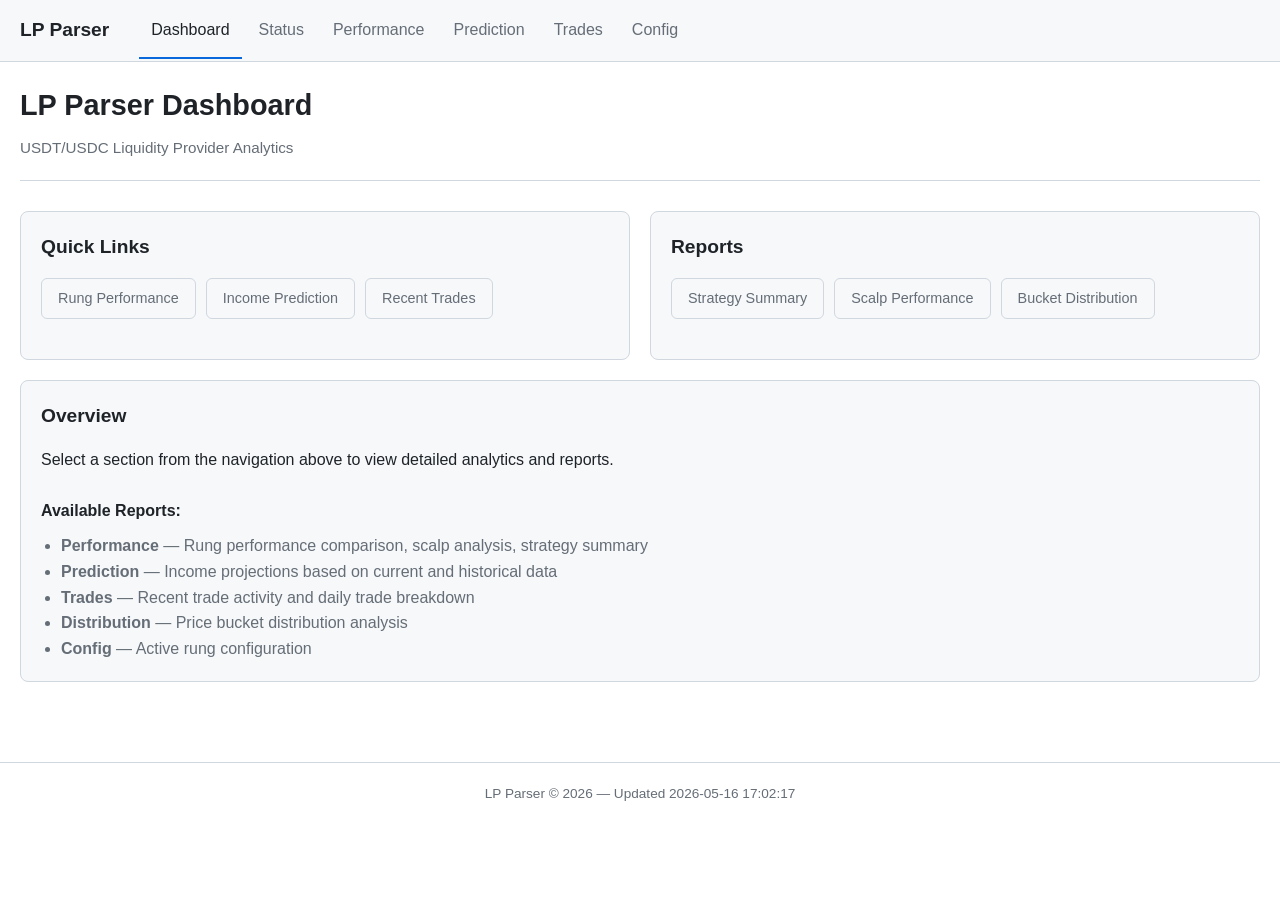
<file: docs/index.html>
<!DOCTYPE html>
<html lang="en">
<head>
  <meta charset="UTF-8">
  <meta name="viewport" content="width=device-width, initial-scale=1.0">
  <title>LP Parser Dashboard</title>
  <link rel="stylesheet" href="css/style.css">
  <link rel="stylesheet" href="https://cdn.datatables.net/1.13.7/css/jquery.dataTables.min.css">
</head>
<body>
  <nav>
    <div class="nav-container">
      <a href="index.html" class="logo">LP Parser</a>
      <ul class="nav-links">
        <li><a href="index.html">Dashboard</a></li>
        <li><a href="status.html">Status</a></li>
        <li><a href="performance.html">Performance</a></li>
        <li><a href="prediction.html">Prediction</a></li>
        <li><a href="trades.html">Trades</a></li>
        <li><a href="config.html">Config</a></li>
      </ul>
    </div>
  </nav>

  <div class="container">
    <div class="page-header">
      <h1>LP Parser Dashboard</h1>
      <p class="subtitle">USDT/USDC Liquidity Provider Analytics</p>
    </div>

    <div class="grid grid-2">
      <div class="card">
        <h2>Quick Links</h2>
        <div class="sub-nav">
          <a href="performance.html">Rung Performance</a>
          <a href="prediction.html">Income Prediction</a>
          <a href="trades.html">Recent Trades</a>
        </div>
      </div>

      <div class="card">
        <h2>Reports</h2>
        <div class="sub-nav">
          <a href="performance.html#strategy">Strategy Summary</a>
          <a href="performance.html#scalp">Scalp Performance</a>
          <a href="trades.html#distribution">Bucket Distribution</a>
        </div>
      </div>
    </div>

    <div class="card">
      <h2>Overview</h2>
      <p>Select a section from the navigation above to view detailed analytics and reports.</p>
      <br>
      <p><strong>Available Reports:</strong></p>
      <ul style="margin-left: 20px; margin-top: 10px; color: var(--text-secondary);">
        <li><strong>Performance</strong> — Rung performance comparison, scalp analysis, strategy summary</li>
        <li><strong>Prediction</strong> — Income projections based on current and historical data</li>
        <li><strong>Trades</strong> — Recent trade activity and daily trade breakdown</li>
        <li><strong>Distribution</strong> — Price bucket distribution analysis</li>
        <li><strong>Config</strong> — Active rung configuration</li>
      </ul>
    </div>
  </div>

  <footer>LP Parser &copy; 2026 &mdash; Updated <span id="footer-updated">...</span></footer>

  <script src="https://code.jquery.com/jquery-3.7.1.min.js"></script>
  <script src="https://cdn.datatables.net/1.13.7/js/jquery.dataTables.min.js"></script>
  <script src="js/main.js"></script>
</body>
</html>
</file>
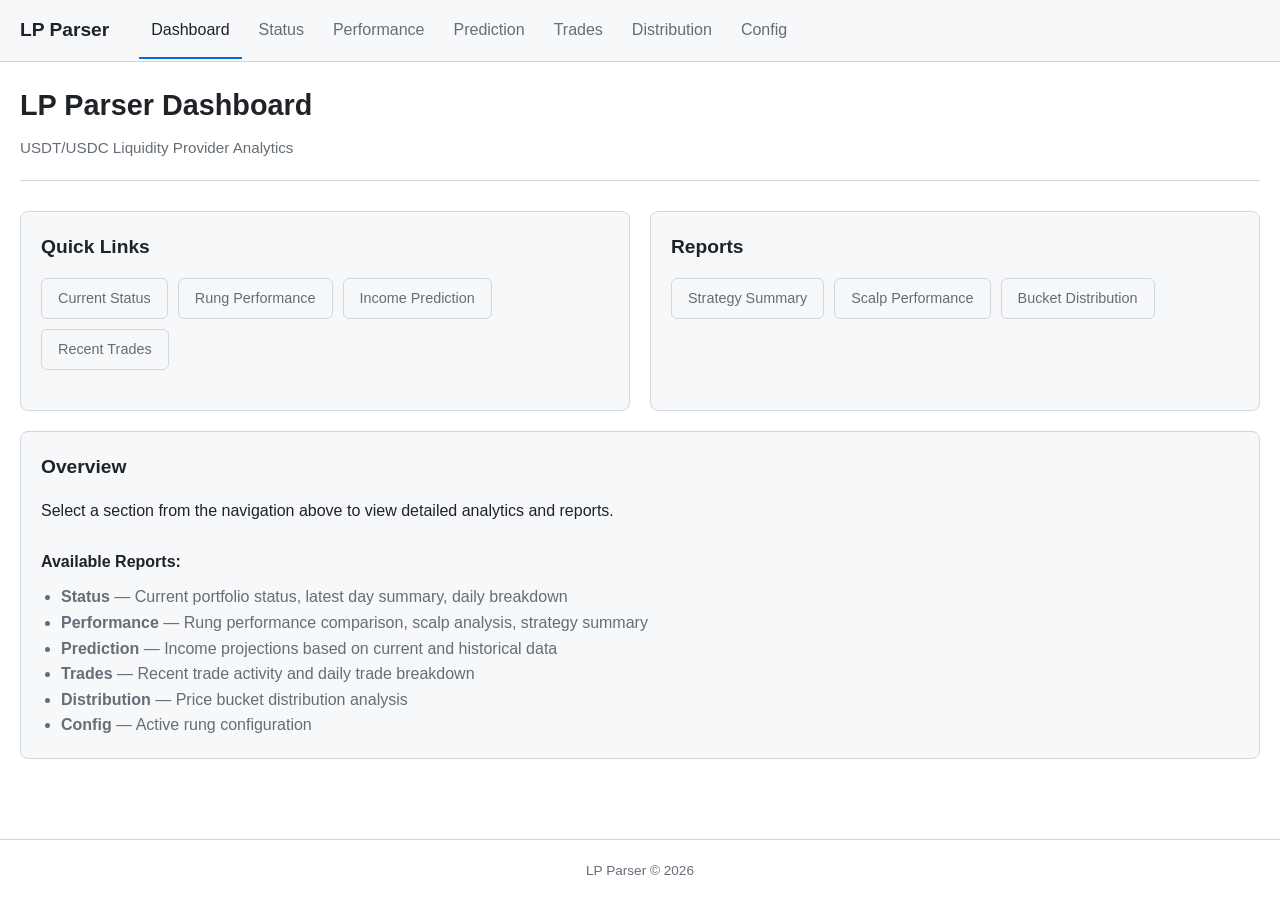
<file: site/index.html>
<!DOCTYPE html>
<html lang="en">
<head>
  <meta charset="UTF-8">
  <meta name="viewport" content="width=device-width, initial-scale=1.0">
  <title>LP Parser Dashboard</title>
  <link rel="stylesheet" href="css/style.css">
  <link rel="stylesheet" href="https://cdn.datatables.net/1.13.7/css/jquery.dataTables.min.css">
</head>
<body>
  <nav>
    <div class="nav-container">
      <a href="index.html" class="logo">LP Parser</a>
      <ul class="nav-links">
        <li><a href="index.html">Dashboard</a></li>
        <li><a href="status.html">Status</a></li>
        <li><a href="performance.html">Performance</a></li>
        <li><a href="prediction.html">Prediction</a></li>
        <li><a href="trades.html">Trades</a></li>
        <li><a href="distribution.html">Distribution</a></li>
        <li><a href="config.html">Config</a></li>
      </ul>
    </div>
  </nav>

  <div class="container">
    <div class="page-header">
      <h1>LP Parser Dashboard</h1>
      <p class="subtitle">USDT/USDC Liquidity Provider Analytics</p>
    </div>

    <div class="grid grid-2">
      <div class="card">
        <h2>Quick Links</h2>
        <div class="sub-nav">
          <a href="status.html">Current Status</a>
          <a href="performance.html">Rung Performance</a>
          <a href="prediction.html">Income Prediction</a>
          <a href="trades.html">Recent Trades</a>
        </div>
      </div>

      <div class="card">
        <h2>Reports</h2>
        <div class="sub-nav">
          <a href="performance.html#strategy">Strategy Summary</a>
          <a href="performance.html#scalp">Scalp Performance</a>
          <a href="distribution.html">Bucket Distribution</a>
        </div>
      </div>
    </div>

    <div class="card">
      <h2>Overview</h2>
      <p>Select a section from the navigation above to view detailed analytics and reports.</p>
      <br>
      <p><strong>Available Reports:</strong></p>
      <ul style="margin-left: 20px; margin-top: 10px; color: var(--text-secondary);">
        <li><strong>Status</strong> — Current portfolio status, latest day summary, daily breakdown</li>
        <li><strong>Performance</strong> — Rung performance comparison, scalp analysis, strategy summary</li>
        <li><strong>Prediction</strong> — Income projections based on current and historical data</li>
        <li><strong>Trades</strong> — Recent trade activity and daily trade breakdown</li>
        <li><strong>Distribution</strong> — Price bucket distribution analysis</li>
        <li><strong>Config</strong> — Active rung configuration</li>
      </ul>
    </div>
  </div>

  <footer>
    LP Parser &copy; 2026
  </footer>

  <script src="https://code.jquery.com/jquery-3.7.1.min.js"></script>
  <script src="https://cdn.datatables.net/1.13.7/js/jquery.dataTables.min.js"></script>
  <script src="js/main.js"></script>
</body>
</html>
</file>
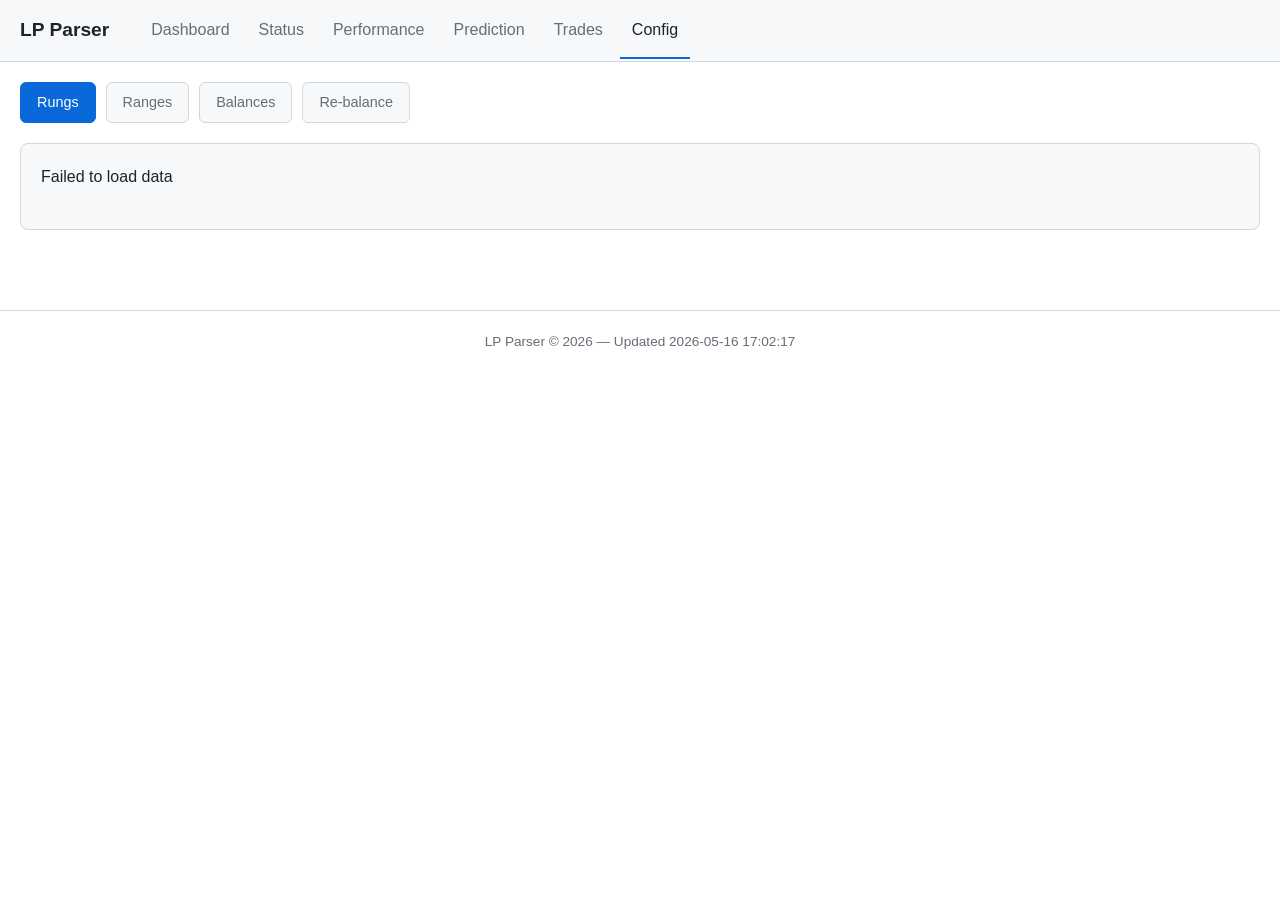
<file: docs/config.html>
<!DOCTYPE html>
<html lang="en">
<head>
  <meta charset="UTF-8">
  <meta name="viewport" content="width=device-width, initial-scale=1.0">
  <title>Config — LP Parser</title>
  <link rel="stylesheet" href="css/style.css">
  <link rel="stylesheet" href="https://cdn.datatables.net/1.13.7/css/jquery.dataTables.min.css">
</head>
<body>
  <nav>
    <div class="nav-container">
      <a href="index.html" class="logo">LP Parser</a>
      <ul class="nav-links">
        <li><a href="index.html">Dashboard</a></li>
        <li><a href="status.html">Status</a></li>
        <li><a href="performance.html">Performance</a></li>
        <li><a href="prediction.html">Prediction</a></li>
        <li><a href="trades.html">Trades</a></li>
        <li><a href="config.html">Config</a></li>
      </ul>
    </div>
  </nav>

  <div class="container">
    <div class="sub-nav">
      <a href="#rungs" class="active">Rungs</a>
      <a href="#ranges">Ranges</a>
      <a href="#balances">Balances</a>
      <a href="#rebalance">Re-balance</a>
    </div>

    <section id="rungs" class="card">
      <div class="table-container" id="config-rungs">
        <p>Loading...</p>
      </div>
    </section>

    <section id="ranges" class="card">
      <div class="table-container" id="config-ranges">
        <p>Loading...</p>
      </div>
    </section>

    <section id="balances" class="card">
      <div class="table-container" id="config-balances">
        <p>Loading...</p>
      </div>
    </section>

    <section id="rebalance" class="card">
      <div class="table-container" id="config-rebalance">
        <p>Loading...</p>
      </div>
    </section>
  </div>

  <footer>LP Parser &copy; 2026 &mdash; Updated <span id="footer-updated">...</span></footer>

  <script src="https://code.jquery.com/jquery-3.7.1.min.js"></script>
  <script src="https://cdn.datatables.net/1.13.7/js/jquery.dataTables.min.js"></script>
  <script src="js/tables.js"></script>
  <script src="js/main.js"></script>
  <script>
    document.addEventListener('DOMContentLoaded', function() {
      LPTables.loadTable('config-rungs', 'config-rungs.json');
      LPTables.loadTable('config-ranges', 'config-ranges.json', { paging: false, searching: false, info: false, order: [] });
      LPTables.loadTable('config-balances', 'config-balances.json');
      LPTables.loadRebalanceCalculator('config-rebalance', 'config-rebalance.json');
    });
  </script>
</body>
</html>
</file>
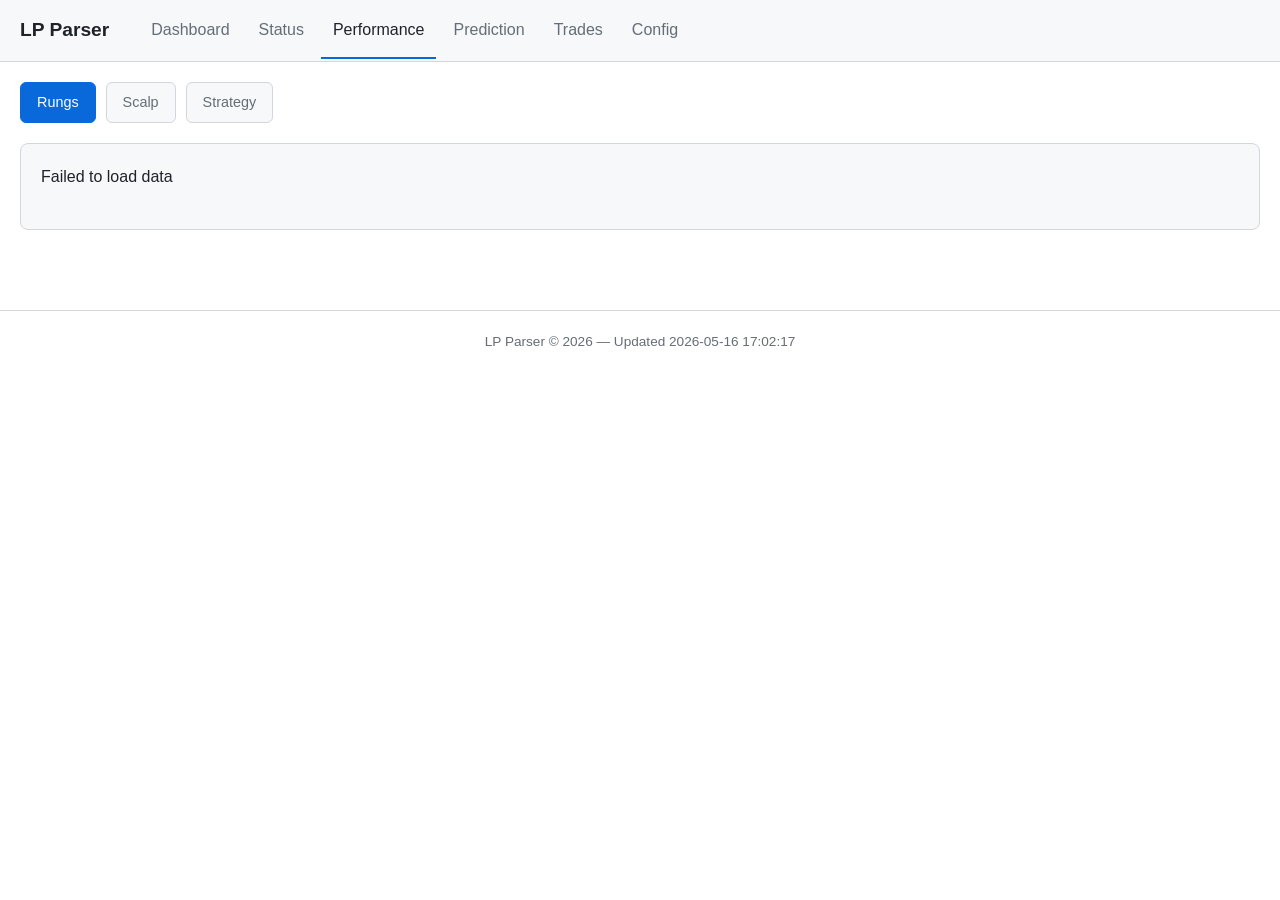
<file: docs/performance.html>
<!DOCTYPE html>
<html lang="en">
<head>
  <meta charset="UTF-8">
  <meta name="viewport" content="width=device-width, initial-scale=1.0">
  <title>Performance — LP Parser</title>
  <link rel="stylesheet" href="css/style.css">
  <link rel="stylesheet" href="https://cdn.datatables.net/1.13.7/css/jquery.dataTables.min.css">
</head>
<body>
  <nav>
    <div class="nav-container">
      <a href="index.html" class="logo">LP Parser</a>
      <ul class="nav-links">
        <li><a href="index.html">Dashboard</a></li>
        <li><a href="status.html">Status</a></li>
        <li><a href="performance.html">Performance</a></li>
        <li><a href="prediction.html">Prediction</a></li>
        <li><a href="trades.html">Trades</a></li>
        <li><a href="config.html">Config</a></li>
      </ul>
    </div>
  </nav>

  <div class="container">
    <div class="sub-nav">
      <a href="#rungs" class="active">Rungs</a>
      <a href="#scalp">Scalp</a>
      <a href="#strategy">Strategy</a>
    </div>

    <section id="rungs" class="card">
      <div class="table-container" id="performance-rungs">
        <p>Loading...</p>
      </div>
    </section>

    <section id="scalp" class="card">
      <div class="table-container" id="performance-scalp">
        <p>Loading...</p>
      </div>
    </section>

    <section id="strategy" class="card">
      <div class="table-container" id="performance-strategy">
        <p>Loading...</p>
      </div>
    </section>
  </div>

  <footer>LP Parser &copy; 2026 &mdash; Updated <span id="footer-updated">...</span></footer>

  <script src="https://code.jquery.com/jquery-3.7.1.min.js"></script>
  <script src="https://cdn.datatables.net/1.13.7/js/jquery.dataTables.min.js"></script>
  <script src="js/tables.js"></script>
  <script src="js/main.js"></script>
  <script>
    document.addEventListener('DOMContentLoaded', function() {
      LPTables.loadDaySelector('performance-rungs', 'performance-rungs.json', { defaultToToday: true });
      LPTables.loadTable('performance-scalp', 'performance-scalp.json');
      LPTables.loadTable('performance-strategy', 'performance-strategy.json');
    });
  </script>
</body>
</html>
</file>
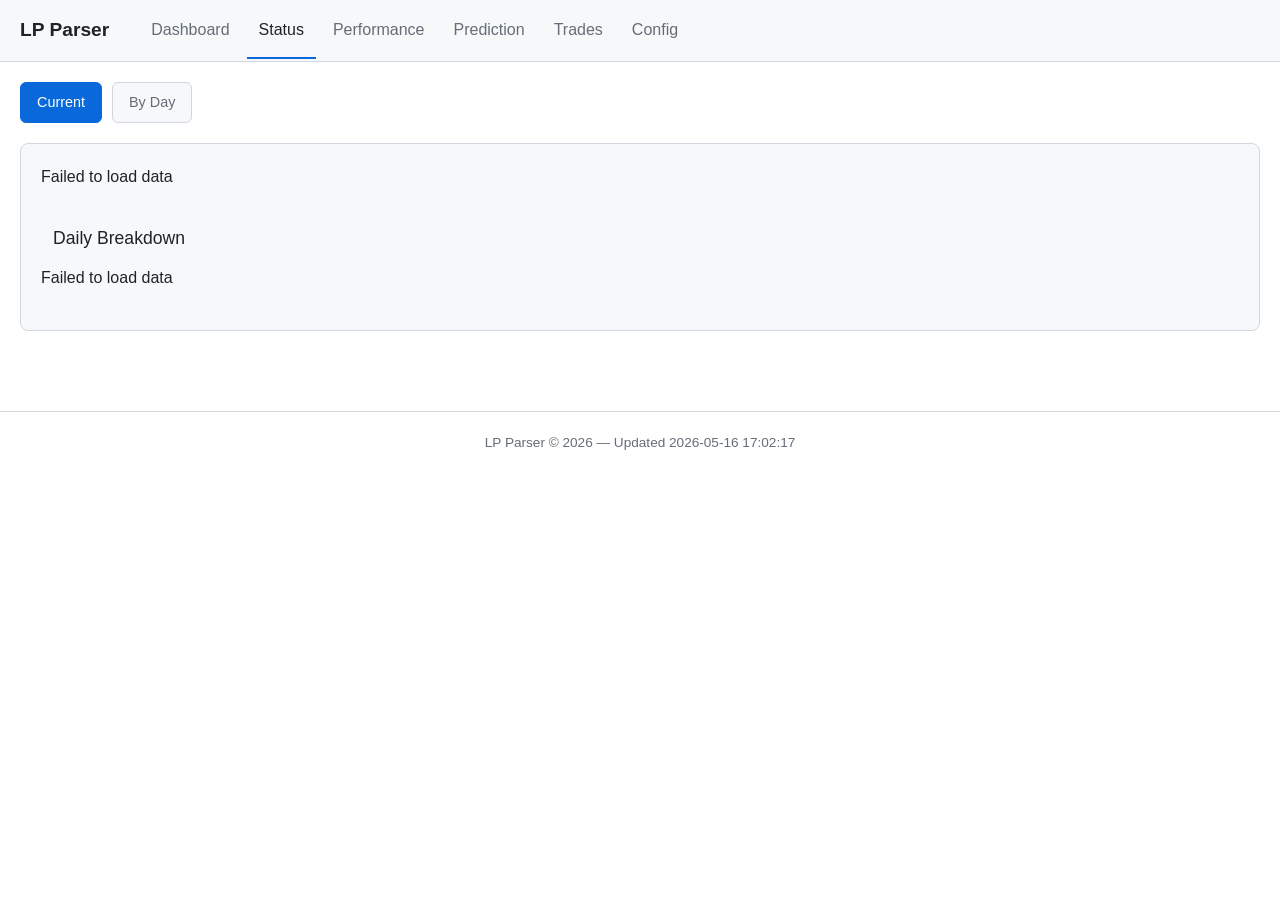
<file: docs/status.html>
<!DOCTYPE html>
<html lang="en">
<head>
  <meta charset="UTF-8">
  <meta name="viewport" content="width=device-width, initial-scale=1.0">
  <title>Status — LP Parser</title>
  <link rel="stylesheet" href="css/style.css">
  <link rel="stylesheet" href="https://cdn.datatables.net/1.13.7/css/jquery.dataTables.min.css">
</head>
<body>
  <nav>
    <div class="nav-container">
      <a href="index.html" class="logo">LP Parser</a>
      <ul class="nav-links">
        <li><a href="index.html">Dashboard</a></li>
        <li><a href="status.html">Status</a></li>
        <li><a href="performance.html">Performance</a></li>
        <li><a href="prediction.html">Prediction</a></li>
        <li><a href="trades.html">Trades</a></li>
        <li><a href="config.html">Config</a></li>
      </ul>
    </div>
  </nav>

  <div class="container">
    <div class="sub-nav">
      <a href="#current" class="active">Current</a>
      <a href="#by-day">By Day</a>
    </div>

    <section id="current" class="card">
      <div class="table-container" id="status-current">
        <p>Loading...</p>
      </div>
      <h3>Daily Breakdown</h3>
      <div class="table-container" id="status-daily-breakdown">
        <p>Loading...</p>
      </div>
    </section>

    <section id="by-day" class="card">
      <div class="table-container" id="status-by-day">
        <p>Loading...</p>
      </div>
    </section>
  </div>

  <footer>LP Parser &copy; 2026 &mdash; Updated <span id="footer-updated">...</span></footer>

  <script src="https://code.jquery.com/jquery-3.7.1.min.js"></script>
  <script src="https://cdn.datatables.net/1.13.7/js/jquery.dataTables.min.js"></script>
  <script src="js/tables.js"></script>
  <script src="js/main.js"></script>
  <script>
    document.addEventListener('DOMContentLoaded', function() {
      LPTables.loadTable('status-current', 'status-current.json');
      LPTables.loadTable('status-daily-breakdown', 'status-daily-breakdown.json', { order: [[0, 'desc']] });
      LPTables.loadDaySelector('status-by-day', 'status-by-day.json');
    });
  </script>
</body>
</html>
</file>
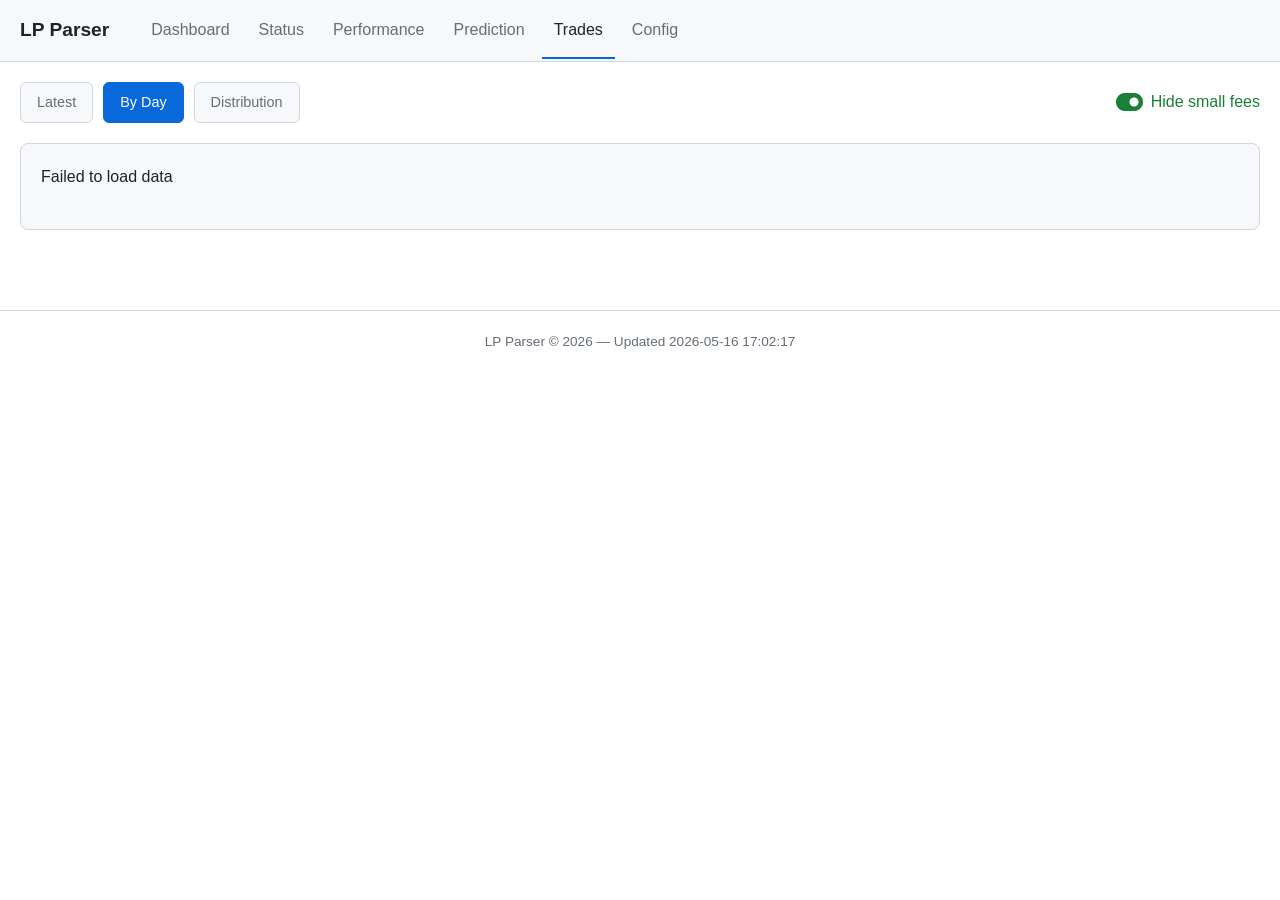
<file: docs/trades.html>
<!DOCTYPE html>
<html lang="en">
<head>
  <meta charset="UTF-8">
  <meta name="viewport" content="width=device-width, initial-scale=1.0">
  <title>Trades — LP Parser</title>
  <link rel="stylesheet" href="css/style.css">
  <link rel="stylesheet" href="https://cdn.datatables.net/1.13.7/css/jquery.dataTables.min.css">
  <link rel="stylesheet" href="https://cdnjs.cloudflare.com/ajax/libs/font-awesome/6.5.2/css/all.min.css">
</head>
<body>
  <nav>
    <div class="nav-container">
      <a href="index.html" class="logo">LP Parser</a>
      <ul class="nav-links">
        <li><a href="index.html">Dashboard</a></li>
        <li><a href="status.html">Status</a></li>
        <li><a href="performance.html">Performance</a></li>
        <li><a href="prediction.html">Prediction</a></li>
        <li><a href="trades.html">Trades</a></li>
        <li><a href="config.html">Config</a></li>
      </ul>
    </div>
  </nav>

  <div class="container">
    <div class="trades-toolbar">
      <div class="sub-nav">
        <a href="#latest">Latest</a>
        <a href="#by-day" class="active">By Day</a>
        <a href="#distribution">Distribution</a>
      </div>

      <label class="icon-toggle" for="hide-small-fees-toggle" title="Hide small fees">
        <input id="hide-small-fees-toggle" type="checkbox" checked />
        <i class="fa-solid fa-toggle-off" aria-hidden="true"></i>
        <i class="fa-solid fa-toggle-on" aria-hidden="true"></i>
        <span>Hide small fees</span>
      </label>
    </div>

    <section id="latest" class="card">
      <div class="table-container" id="trades-latest">
        <p>Loading...</p>
      </div>
    </section>

    <section id="by-day" class="card">
      <div class="table-container" id="trades-by-day">
        <p>Loading...</p>
      </div>
    </section>

    <section id="distribution" class="card">
      <div class="table-container" id="distribution-bucket">
        <p>Loading...</p>
      </div>
    </section>
  </div>

  <footer>LP Parser &copy; 2026 &mdash; Updated <span id="footer-updated">...</span></footer>

  <script src="https://code.jquery.com/jquery-3.7.1.min.js"></script>
  <script src="https://cdn.datatables.net/1.13.7/js/jquery.dataTables.min.js"></script>
  <script src="js/tables.js"></script>
  <script src="js/main.js"></script>
  <script>
    document.addEventListener('DOMContentLoaded', function() {
      const toggle = document.getElementById('hide-small-fees-toggle');

      function getTradeOptions() {
        const hideSmallFees = toggle && toggle.checked;
        return {
          filterFn: function(row) {
            if (!hideSmallFees) return true;
            return Number(row.fees_raw || 0) >= 0.01;
          }
        };
      }

      function renderTrades() {
        const options = getTradeOptions();
        LPTables.loadTable('trades-latest', 'trades-latest.json', options);
        LPTables.loadDaySelector('trades-by-day', 'trades-by-day.json', options);
      }

      renderTrades();
      if (toggle) {
        toggle.addEventListener('change', renderTrades);
      }

      LPTables.loadTable('distribution-bucket', 'distribution-bucket.json');
    });
  </script>
</body>
</html>
</file>
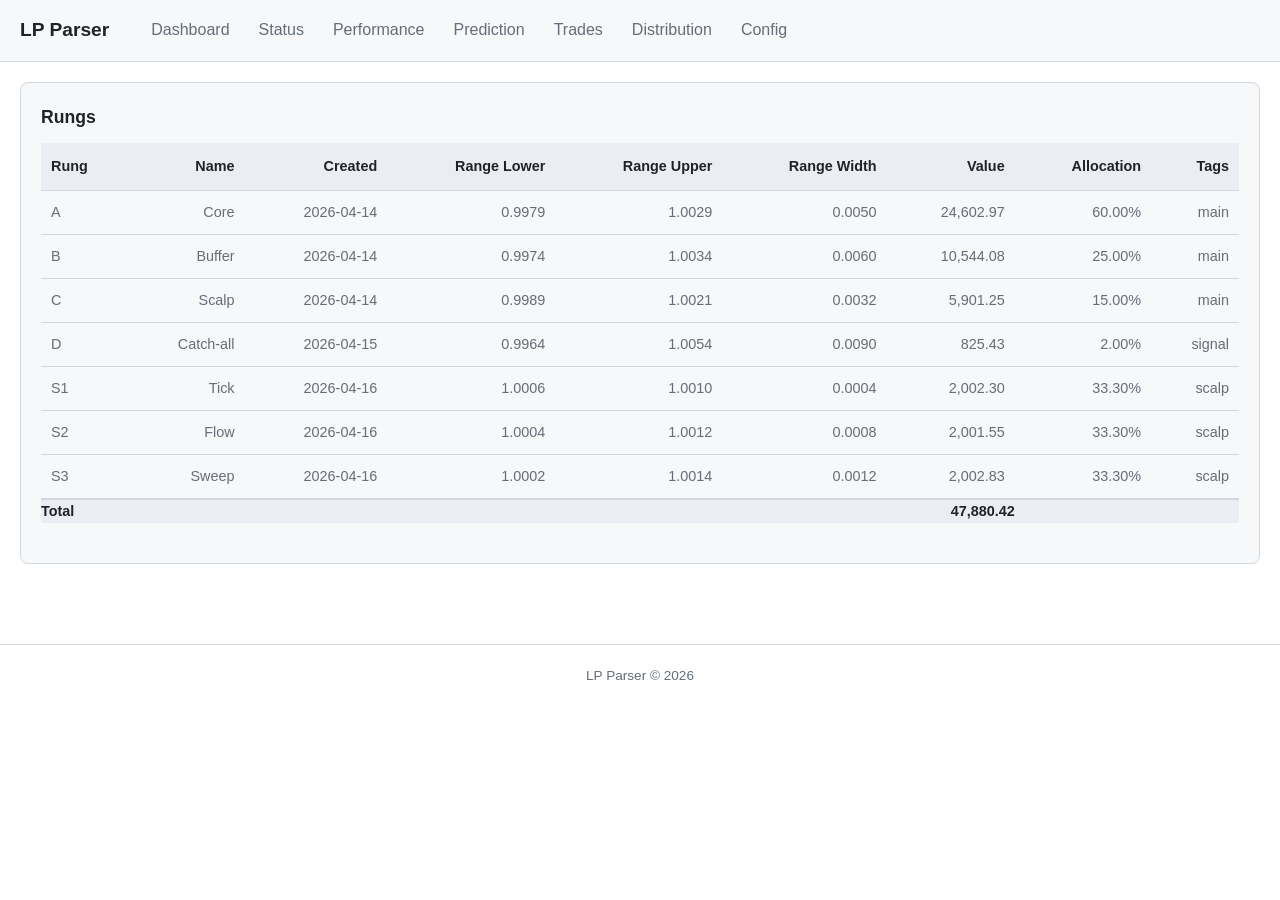
<file: site/config.html>
<!DOCTYPE html>
<html lang="en">
<head>
  <meta charset="UTF-8">
  <meta name="viewport" content="width=device-width, initial-scale=1.0">
  <title>Config — LP Parser</title>
  <link rel="stylesheet" href="css/style.css">
  <link rel="stylesheet" href="https://cdn.datatables.net/1.13.7/css/jquery.dataTables.min.css">
</head>
<body>
  <nav>
    <div class="nav-container">
      <a href="index.html" class="logo">LP Parser</a>
      <ul class="nav-links">
        <li><a href="index.html">Dashboard</a></li>
        <li><a href="status.html">Status</a></li>
        <li><a href="performance.html">Performance</a></li>
        <li><a href="prediction.html">Prediction</a></li>
        <li><a href="trades.html">Trades</a></li>
        <li><a href="distribution.html">Distribution</a></li>
        <li><a href="config.html">Config</a></li>
      </ul>
    </div>
  </nav>

  <div class="container">
    <section class="card">
      <div class="table-container" id="config-rungs">
<h3>Rungs</h3>
<table class="data-table"><thead><tr><th>Rung</th><th>Name</th><th>Created</th><th>Range Lower</th><th>Range Upper</th><th>Range Width</th><th>Value</th><th>Allocation</th><th>Tags</th></tr></thead><tbody><tr><td>A</td><td>Core</td><td>2026-04-14</td><td>0.9979</td><td>1.0029</td><td>0.0050</td><td>24,602.97</td><td>60.00%</td><td>main</td></tr><tr><td>B</td><td>Buffer</td><td>2026-04-14</td><td>0.9974</td><td>1.0034</td><td>0.0060</td><td>10,544.08</td><td>25.00%</td><td>main</td></tr><tr><td>C</td><td>Scalp</td><td>2026-04-14</td><td>0.9989</td><td>1.0021</td><td>0.0032</td><td>5,901.25</td><td>15.00%</td><td>main</td></tr><tr><td>D</td><td>Catch-all</td><td>2026-04-15</td><td>0.9964</td><td>1.0054</td><td>0.0090</td><td>825.43</td><td>2.00%</td><td>signal</td></tr><tr><td>S1</td><td>Tick</td><td>2026-04-16</td><td>1.0006</td><td>1.0010</td><td>0.0004</td><td>2,002.30</td><td>33.30%</td><td>scalp</td></tr><tr><td>S2</td><td>Flow</td><td>2026-04-16</td><td>1.0004</td><td>1.0012</td><td>0.0008</td><td>2,001.55</td><td>33.30%</td><td>scalp</td></tr><tr><td>S3</td><td>Sweep</td><td>2026-04-16</td><td>1.0002</td><td>1.0014</td><td>0.0012</td><td>2,002.83</td><td>33.30%</td><td>scalp</td></tr></tbody><tfoot><tr><td><strong>Total</strong></td><td><strong></strong></td><td><strong></strong></td><td><strong></strong></td><td><strong></strong></td><td><strong></strong></td><td><strong>47,880.42</strong></td><td><strong></strong></td><td><strong></strong></td></tr></tfoot></table>

</div>
    </section>
  </div>

  <footer>
    LP Parser &copy; 2026
  </footer>

  <script src="https://code.jquery.com/jquery-3.7.1.min.js"></script>
  <script src="https://cdn.datatables.net/1.13.7/js/jquery.dataTables.min.js"></script>
  <script src="js/main.js"></script>
</body>
</html>
</file>
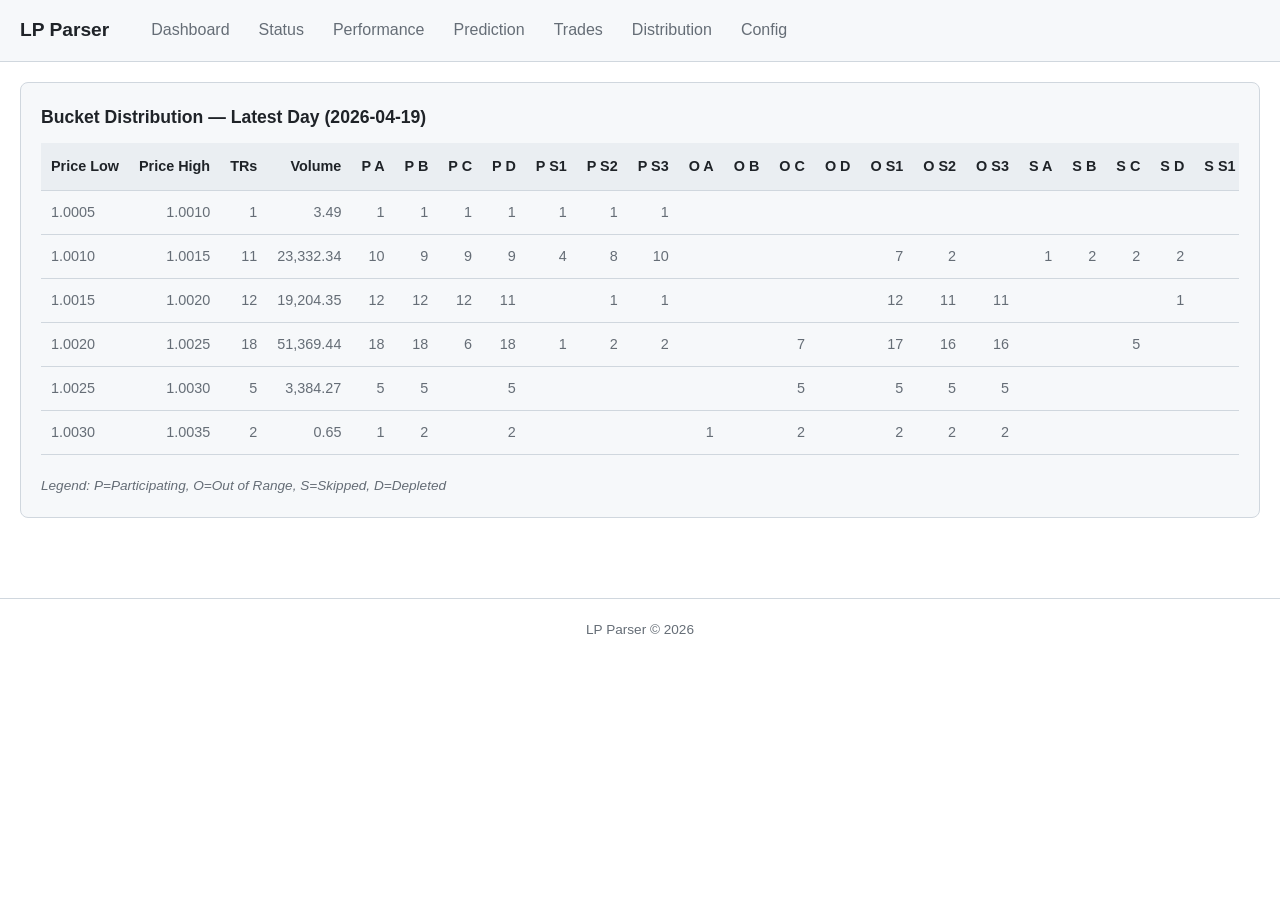
<file: site/distribution.html>
<!DOCTYPE html>
<html lang="en">
<head>
  <meta charset="UTF-8">
  <meta name="viewport" content="width=device-width, initial-scale=1.0">
  <title>Distribution — LP Parser</title>
  <link rel="stylesheet" href="css/style.css">
  <link rel="stylesheet" href="https://cdn.datatables.net/1.13.7/css/jquery.dataTables.min.css">
</head>
<body>
  <nav>
    <div class="nav-container">
      <a href="index.html" class="logo">LP Parser</a>
      <ul class="nav-links">
        <li><a href="index.html">Dashboard</a></li>
        <li><a href="status.html">Status</a></li>
        <li><a href="performance.html">Performance</a></li>
        <li><a href="prediction.html">Prediction</a></li>
        <li><a href="trades.html">Trades</a></li>
        <li><a href="distribution.html">Distribution</a></li>
        <li><a href="config.html">Config</a></li>
      </ul>
    </div>
  </nav>

  <div class="container">
    <section class="card">
      <div class="table-container" id="distribution-bucket">
<h3>Bucket Distribution — Latest Day (2026-04-19)</h3>
<table class="data-table"><thead><tr><th>Price Low</th><th>Price High</th><th>TRs</th><th>Volume</th><th>P A</th><th>P B</th><th>P C</th><th>P D</th><th>P S1</th><th>P S2</th><th>P S3</th><th>O A</th><th>O B</th><th>O C</th><th>O D</th><th>O S1</th><th>O S2</th><th>O S3</th><th>S A</th><th>S B</th><th>S C</th><th>S D</th><th>S S1</th><th>S S2</th><th>S S3</th><th>D A</th><th>D B</th><th>D C</th><th>D D</th><th>D S1</th><th>D S2</th><th>D S3</th></tr></thead><tbody><tr><td>1.0005</td><td>1.0010</td><td>1</td><td>3.49</td><td>1</td><td>1</td><td>1</td><td>1</td><td>1</td><td>1</td><td>1</td><td></td><td></td><td></td><td></td><td></td><td></td><td></td><td></td><td></td><td></td><td></td><td></td><td></td><td></td><td></td><td></td><td></td><td></td><td></td><td></td><td></td></tr><tr><td>1.0010</td><td>1.0015</td><td>11</td><td>23,332.34</td><td>10</td><td>9</td><td>9</td><td>9</td><td>4</td><td>8</td><td>10</td><td></td><td></td><td></td><td></td><td>7</td><td>2</td><td></td><td>1</td><td>2</td><td>2</td><td>2</td><td></td><td>1</td><td>1</td><td></td><td></td><td></td><td></td><td></td><td></td><td></td></tr><tr><td>1.0015</td><td>1.0020</td><td>12</td><td>19,204.35</td><td>12</td><td>12</td><td>12</td><td>11</td><td></td><td>1</td><td>1</td><td></td><td></td><td></td><td></td><td>12</td><td>11</td><td>11</td><td></td><td></td><td></td><td>1</td><td></td><td></td><td></td><td></td><td></td><td></td><td></td><td></td><td></td><td></td></tr><tr><td>1.0020</td><td>1.0025</td><td>18</td><td>51,369.44</td><td>18</td><td>18</td><td>6</td><td>18</td><td>1</td><td>2</td><td>2</td><td></td><td></td><td>7</td><td></td><td>17</td><td>16</td><td>16</td><td></td><td></td><td>5</td><td></td><td></td><td></td><td></td><td></td><td></td><td></td><td></td><td></td><td></td><td></td></tr><tr><td>1.0025</td><td>1.0030</td><td>5</td><td>3,384.27</td><td>5</td><td>5</td><td></td><td>5</td><td></td><td></td><td></td><td></td><td></td><td>5</td><td></td><td>5</td><td>5</td><td>5</td><td></td><td></td><td></td><td></td><td></td><td></td><td></td><td></td><td></td><td></td><td></td><td></td><td></td><td></td></tr><tr><td>1.0030</td><td>1.0035</td><td>2</td><td>0.65</td><td>1</td><td>2</td><td></td><td>2</td><td></td><td></td><td></td><td>1</td><td></td><td>2</td><td></td><td>2</td><td>2</td><td>2</td><td></td><td></td><td></td><td></td><td></td><td></td><td></td><td></td><td></td><td></td><td></td><td></td><td></td><td></td></tr></tbody></table>

</div>
      <p style="margin-top: 15px; color: var(--text-secondary); font-size: 0.85rem;">
        <em>Legend: P=Participating, O=Out of Range, S=Skipped, D=Depleted</em>
      </p>
    </section>
  </div>

  <footer>
    LP Parser &copy; 2026
  </footer>

  <script src="https://code.jquery.com/jquery-3.7.1.min.js"></script>
  <script src="https://cdn.datatables.net/1.13.7/js/jquery.dataTables.min.js"></script>
  <script src="js/main.js"></script>
</body>
</html>
</file>
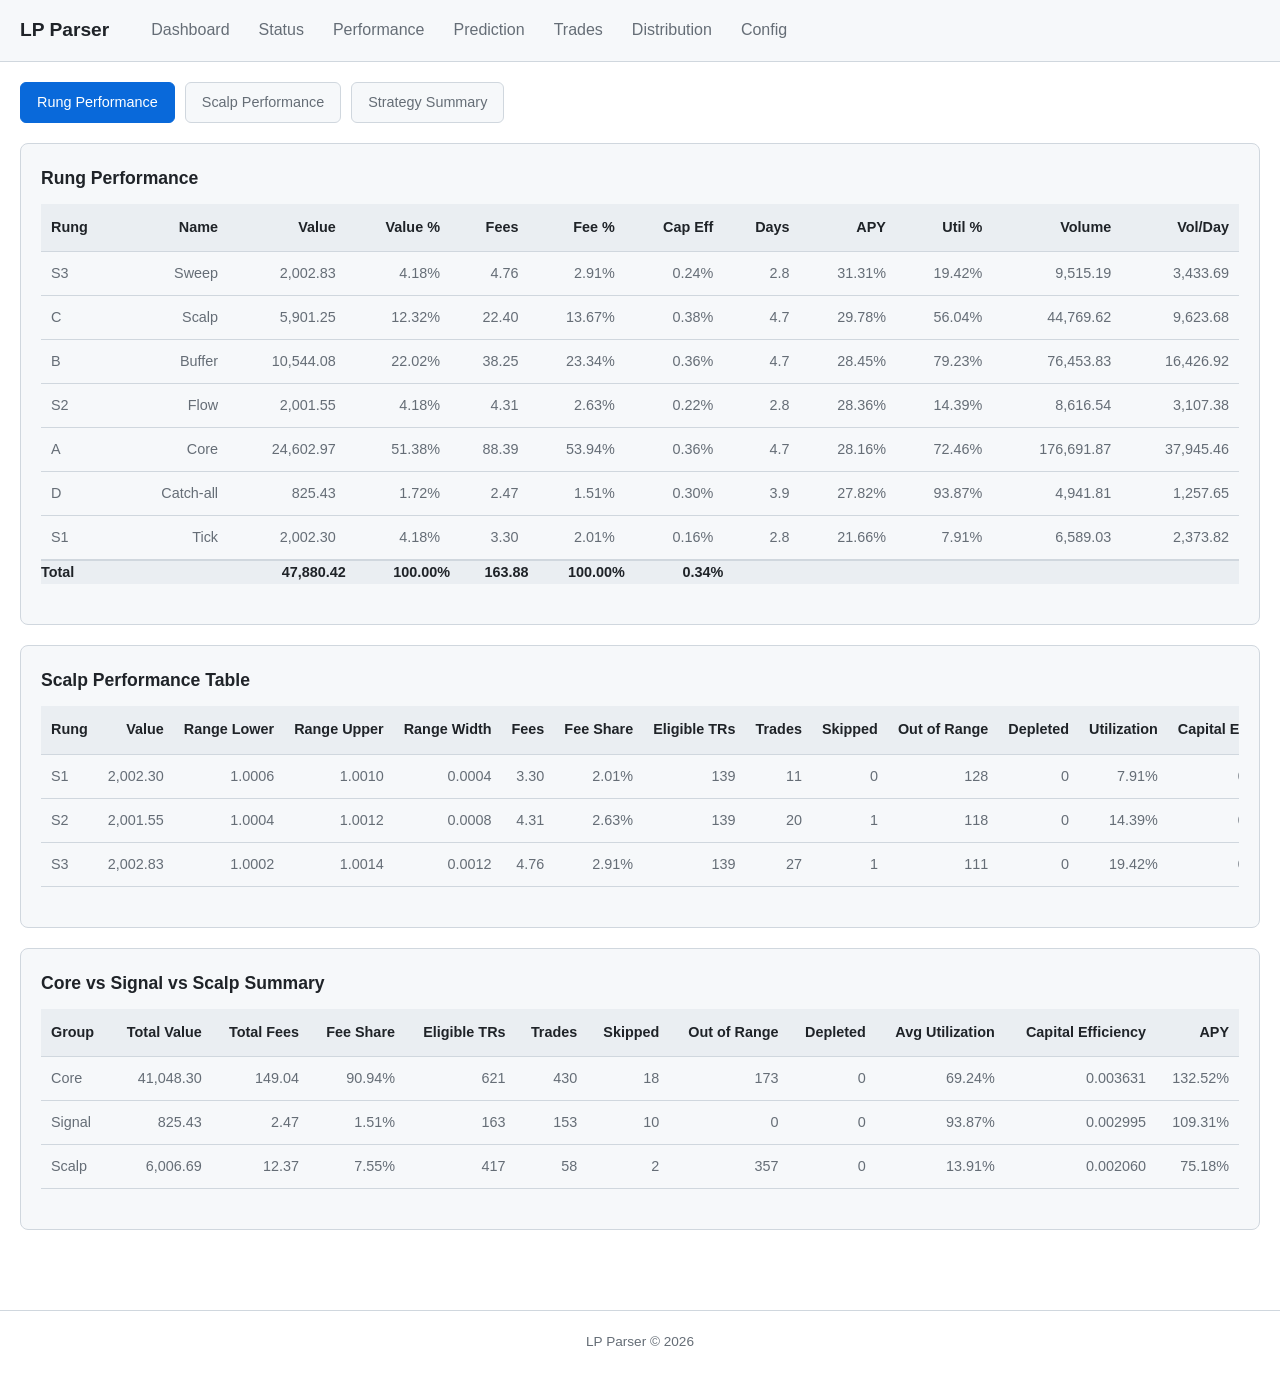
<file: site/performance.html>
<!DOCTYPE html>
<html lang="en">
<head>
  <meta charset="UTF-8">
  <meta name="viewport" content="width=device-width, initial-scale=1.0">
  <title>Performance — LP Parser</title>
  <link rel="stylesheet" href="css/style.css">
  <link rel="stylesheet" href="https://cdn.datatables.net/1.13.7/css/jquery.dataTables.min.css">
</head>
<body>
  <nav>
    <div class="nav-container">
      <a href="index.html" class="logo">LP Parser</a>
      <ul class="nav-links">
        <li><a href="index.html">Dashboard</a></li>
        <li><a href="status.html">Status</a></li>
        <li><a href="performance.html">Performance</a></li>
        <li><a href="prediction.html">Prediction</a></li>
        <li><a href="trades.html">Trades</a></li>
        <li><a href="distribution.html">Distribution</a></li>
        <li><a href="config.html">Config</a></li>
      </ul>
    </div>
  </nav>

  <div class="container">
    <div class="sub-nav">
      <a href="#rungs" class="active">Rung Performance</a>
      <a href="#scalp">Scalp Performance</a>
      <a href="#strategy">Strategy Summary</a>
    </div>

    <section id="rungs" class="card">
      <div class="table-container" id="performance-rungs">
<h3>Rung Performance</h3>
<table class="data-table"><thead><tr><th>Rung</th><th>Name</th><th>Value</th><th>Value %</th><th>Fees</th><th>Fee %</th><th>Cap Eff</th><th>Days</th><th>APY</th><th>Util %</th><th>Volume</th><th>Vol/Day</th></tr></thead><tbody><tr><td>S3</td><td>Sweep</td><td>2,002.83</td><td>4.18%</td><td>4.76</td><td>2.91%</td><td>0.24%</td><td>2.8</td><td>31.31%</td><td>19.42%</td><td>9,515.19</td><td>3,433.69</td></tr><tr><td>C</td><td>Scalp</td><td>5,901.25</td><td>12.32%</td><td>22.40</td><td>13.67%</td><td>0.38%</td><td>4.7</td><td>29.78%</td><td>56.04%</td><td>44,769.62</td><td>9,623.68</td></tr><tr><td>B</td><td>Buffer</td><td>10,544.08</td><td>22.02%</td><td>38.25</td><td>23.34%</td><td>0.36%</td><td>4.7</td><td>28.45%</td><td>79.23%</td><td>76,453.83</td><td>16,426.92</td></tr><tr><td>S2</td><td>Flow</td><td>2,001.55</td><td>4.18%</td><td>4.31</td><td>2.63%</td><td>0.22%</td><td>2.8</td><td>28.36%</td><td>14.39%</td><td>8,616.54</td><td>3,107.38</td></tr><tr><td>A</td><td>Core</td><td>24,602.97</td><td>51.38%</td><td>88.39</td><td>53.94%</td><td>0.36%</td><td>4.7</td><td>28.16%</td><td>72.46%</td><td>176,691.87</td><td>37,945.46</td></tr><tr><td>D</td><td>Catch-all</td><td>825.43</td><td>1.72%</td><td>2.47</td><td>1.51%</td><td>0.30%</td><td>3.9</td><td>27.82%</td><td>93.87%</td><td>4,941.81</td><td>1,257.65</td></tr><tr><td>S1</td><td>Tick</td><td>2,002.30</td><td>4.18%</td><td>3.30</td><td>2.01%</td><td>0.16%</td><td>2.8</td><td>21.66%</td><td>7.91%</td><td>6,589.03</td><td>2,373.82</td></tr></tbody><tfoot><tr><td><strong>Total</strong></td><td><strong></strong></td><td><strong>47,880.42</strong></td><td><strong>100.00%</strong></td><td><strong>163.88</strong></td><td><strong>100.00%</strong></td><td><strong>0.34%</strong></td><td><strong></strong></td><td><strong></strong></td><td><strong></strong></td><td><strong></strong></td><td><strong></strong></td></tr></tfoot></table>

</div>
    </section>

    <section id="scalp" class="card">
      <div class="table-container" id="performance-scalp">
<h3>Scalp Performance Table</h3>
<table class="data-table"><thead><tr><th>Rung</th><th>Value</th><th>Range Lower</th><th>Range Upper</th><th>Range Width</th><th>Fees</th><th>Fee Share</th><th>Eligible TRs</th><th>Trades</th><th>Skipped</th><th>Out of Range</th><th>Depleted</th><th>Utilization</th><th>Capital Efficiency</th><th>APY</th></tr></thead><tbody><tr><td>S1</td><td>2,002.30</td><td>1.0006</td><td>1.0010</td><td>0.0004</td><td>3.30</td><td>2.01%</td><td>139</td><td>11</td><td>0</td><td>128</td><td>0</td><td>7.91%</td><td>0.001647</td><td>60.13%</td></tr><tr><td>S2</td><td>2,001.55</td><td>1.0004</td><td>1.0012</td><td>0.0008</td><td>4.31</td><td>2.63%</td><td>139</td><td>20</td><td>1</td><td>118</td><td>0</td><td>14.39%</td><td>0.002155</td><td>78.64%</td></tr><tr><td>S3</td><td>2,002.83</td><td>1.0002</td><td>1.0014</td><td>0.0012</td><td>4.76</td><td>2.91%</td><td>139</td><td>27</td><td>1</td><td>111</td><td>0</td><td>19.42%</td><td>0.002377</td><td>86.78%</td></tr></tbody></table>

</div>
    </section>

    <section id="strategy" class="card">
      <div class="table-container" id="performance-strategy">
<h3>Core vs Signal vs Scalp Summary</h3>
<table class="data-table"><thead><tr><th>Group</th><th>Total Value</th><th>Total Fees</th><th>Fee Share</th><th>Eligible TRs</th><th>Trades</th><th>Skipped</th><th>Out of Range</th><th>Depleted</th><th>Avg Utilization</th><th>Capital Efficiency</th><th>APY</th></tr></thead><tbody><tr><td>Core</td><td>41,048.30</td><td>149.04</td><td>90.94%</td><td>621</td><td>430</td><td>18</td><td>173</td><td>0</td><td>69.24%</td><td>0.003631</td><td>132.52%</td></tr><tr><td>Signal</td><td>825.43</td><td>2.47</td><td>1.51%</td><td>163</td><td>153</td><td>10</td><td>0</td><td>0</td><td>93.87%</td><td>0.002995</td><td>109.31%</td></tr><tr><td>Scalp</td><td>6,006.69</td><td>12.37</td><td>7.55%</td><td>417</td><td>58</td><td>2</td><td>357</td><td>0</td><td>13.91%</td><td>0.002060</td><td>75.18%</td></tr></tbody></table>

</div>
    </section>
  </div>

  <footer>
    LP Parser &copy; 2026
  </footer>

  <script src="https://code.jquery.com/jquery-3.7.1.min.js"></script>
  <script src="https://cdn.datatables.net/1.13.7/js/jquery.dataTables.min.js"></script>
  <script src="js/main.js"></script>
</body>
</html>
</file>
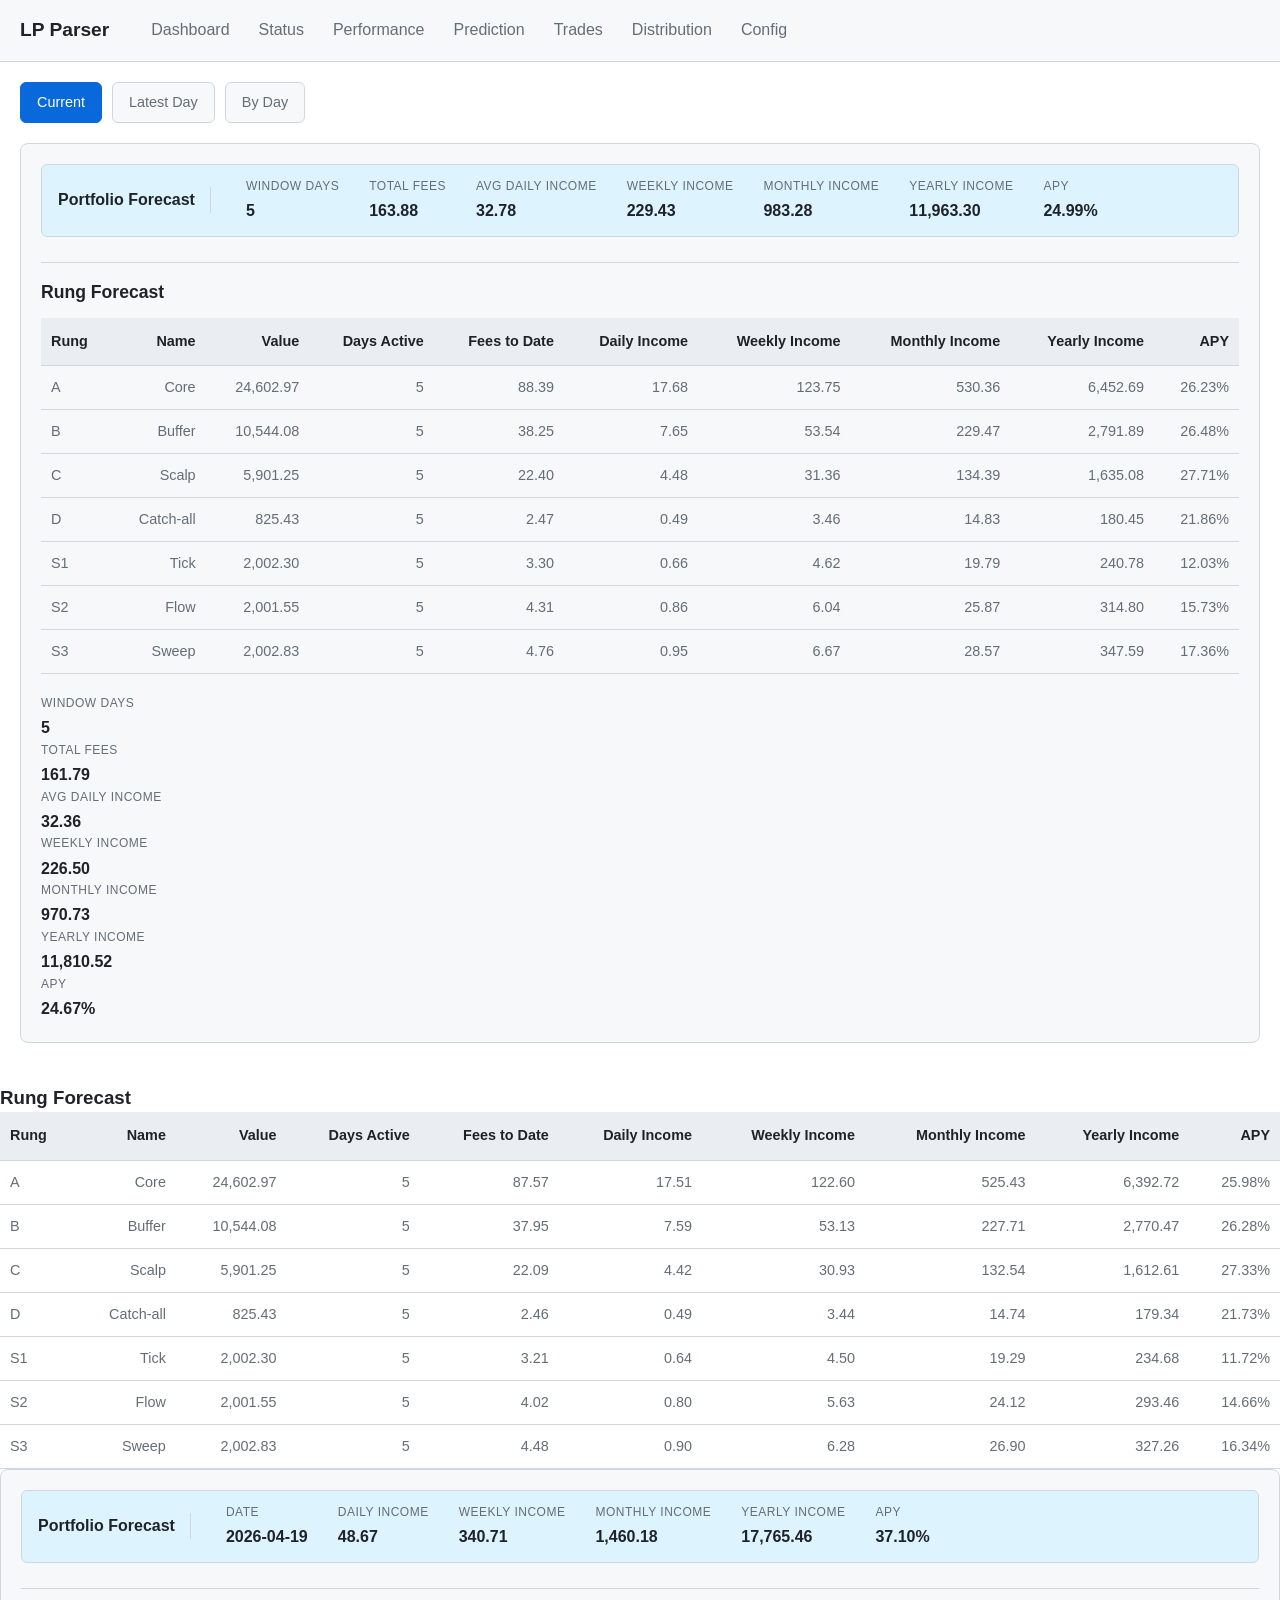
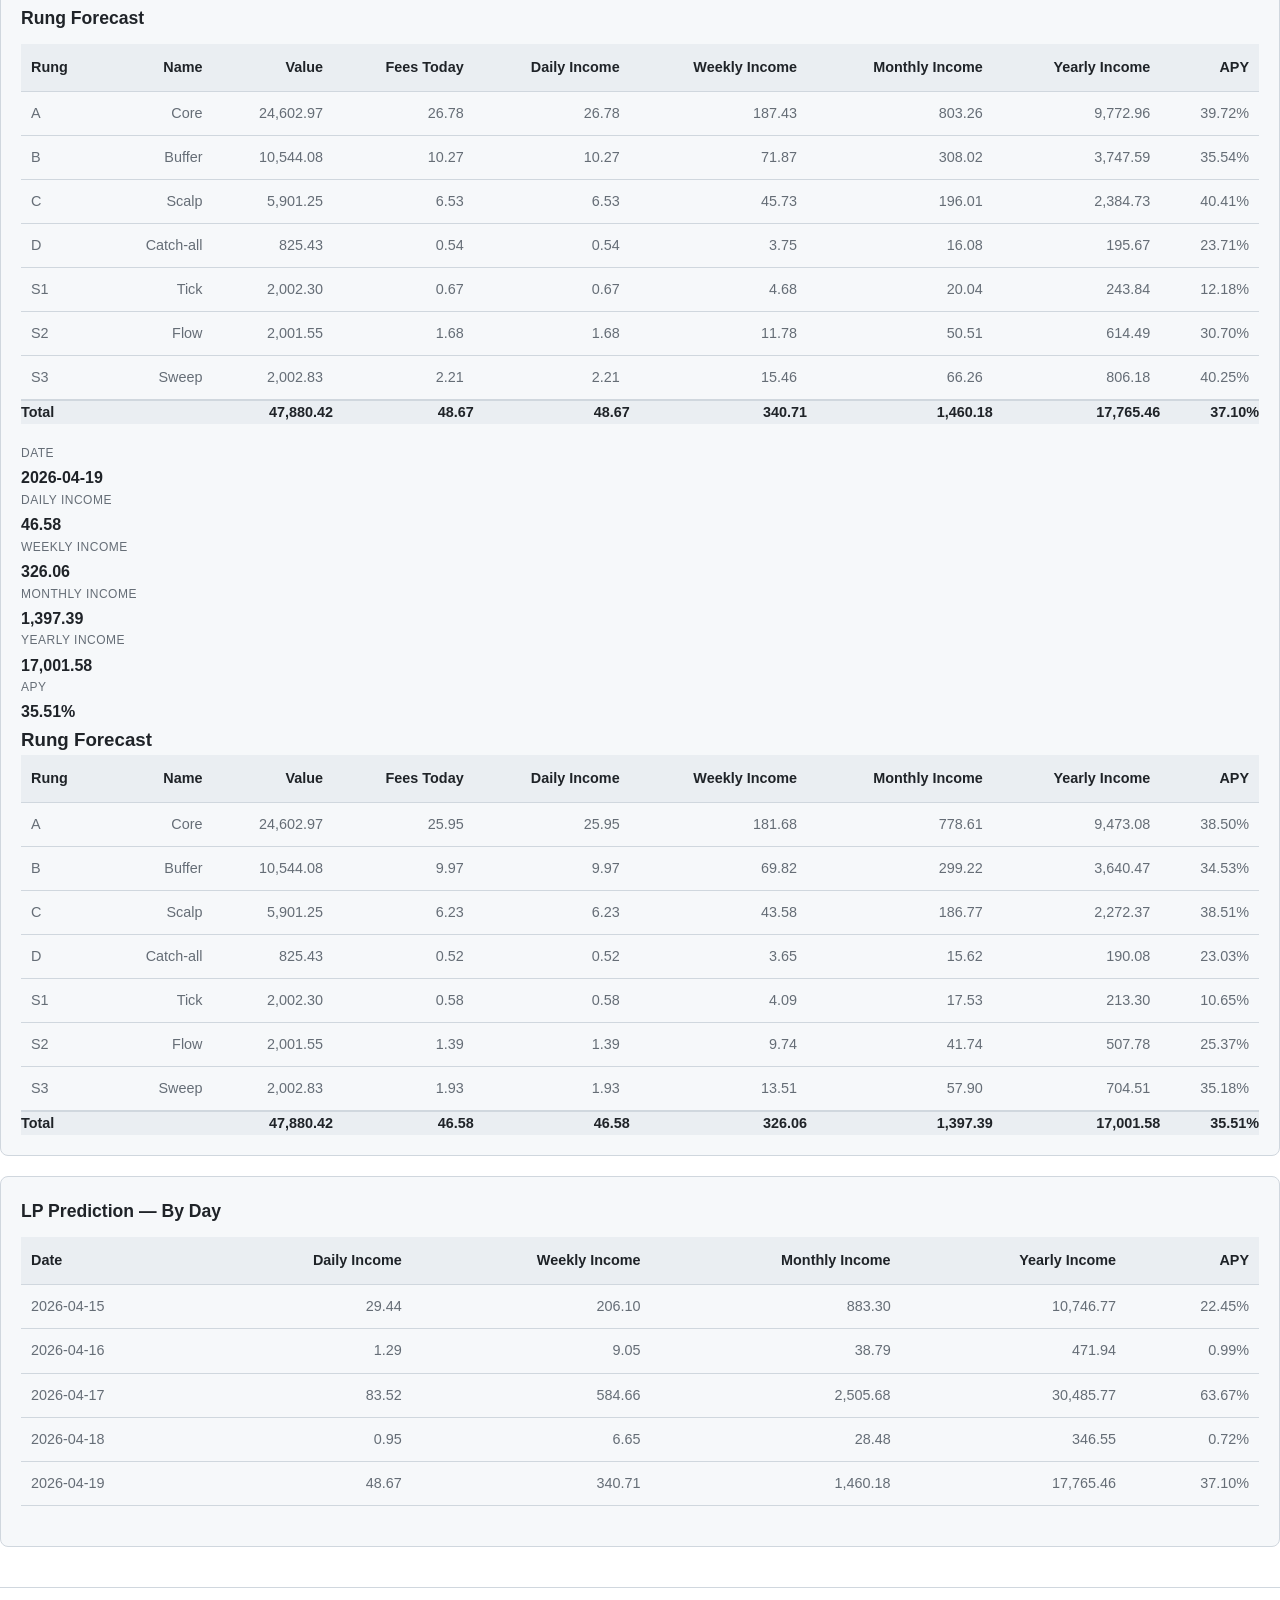
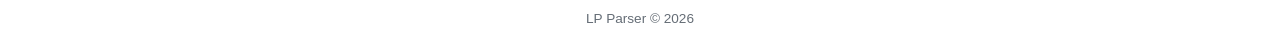
<file: site/prediction.html>
<!DOCTYPE html>
<html lang="en">
<head>
  <meta charset="UTF-8">
  <meta name="viewport" content="width=device-width, initial-scale=1.0">
  <title>Prediction — LP Parser</title>
  <link rel="stylesheet" href="css/style.css">
  <link rel="stylesheet" href="https://cdn.datatables.net/1.13.7/css/jquery.dataTables.min.css">
</head>
<body>
  <nav>
    <div class="nav-container">
      <a href="index.html" class="logo">LP Parser</a>
      <ul class="nav-links">
        <li><a href="index.html">Dashboard</a></li>
        <li><a href="status.html">Status</a></li>
        <li><a href="performance.html">Performance</a></li>
        <li><a href="prediction.html">Prediction</a></li>
        <li><a href="trades.html">Trades</a></li>
        <li><a href="distribution.html">Distribution</a></li>
        <li><a href="config.html">Config</a></li>
      </ul>
    </div>
  </nav>

  <div class="container">
    <div class="sub-nav">
      <a href="#current" class="active">Current</a>
      <a href="#latest-day">Latest Day</a>
      <a href="#by-day">By Day</a>
    </div>

    <section id="current" class="card">
      <div class="table-container" id="prediction-current">
<div class="status-bar"><div class="status-bar-title">Portfolio Forecast</div><div class="status-item"><span class="status-label">Window Days</span><span class="status-value">5</span></div><div class="status-item"><span class="status-label">Total Fees</span><span class="status-value">163.88</span></div><div class="status-item"><span class="status-label">Avg Daily Income</span><span class="status-value">32.78</span></div><div class="status-item"><span class="status-label">Weekly Income</span><span class="status-value">229.43</span></div><div class="status-item"><span class="status-label">Monthly Income</span><span class="status-value">983.28</span></div><div class="status-item"><span class="status-label">Yearly Income</span><span class="status-value">11,963.30</span></div><div class="status-item"><span class="status-label">APY</span><span class="status-value">24.99%</span></div></div>
<h3>Rung Forecast</h3>
<table class="data-table"><thead><tr><th>Rung</th><th>Name</th><th>Value</th><th>Days Active</th><th>Fees to Date</th><th>Daily Income</th><th>Weekly Income</th><th>Monthly Income</th><th>Yearly Income</th><th>APY</th></tr></thead><tbody><tr><td>A</td><td>Core</td><td>24,602.97</td><td>5</td><td>88.39</td><td>17.68</td><td>123.75</td><td>530.36</td><td>6,452.69</td><td>26.23%</td></tr><tr><td>B</td><td>Buffer</td><td>10,544.08</td><td>5</td><td>38.25</td><td>7.65</td><td>53.54</td><td>229.47</td><td>2,791.89</td><td>26.48%</td></tr><tr><td>C</td><td>Scalp</td><td>5,901.25</td><td>5</td><td>22.40</td><td>4.48</td><td>31.36</td><td>134.39</td><td>1,635.08</td><td>27.71%</td></tr><tr><td>D</td><td>Catch-all</td><td>825.43</td><td>5</td><td>2.47</td><td>0.49</td><td>3.46</td><td>14.83</td><td>180.45</td><td>21.86%</td></tr><tr><td>S1</td><td>Tick</td><td>2,002.30</td><td>5</td><td>3.30</td><td>0.66</td><td>4.62</td><td>19.79</td><td>240.78</td><td>12.03%</td></tr><tr><td>S2</td><td>Flow</td><td>2,001.55</td><td>5</td><td>4.31</td><td>0.86</td><td>6.04</td><td>25.87</td><td>314.80</td><td>15.73%</td></tr><tr><td>S3</td><td>Sweep</td><td>2,002.83</td><td>5</td><td>4.76</td><td>0.95</td><td>6.67</td><td>28.57</td><td>347.59</td><td>17.36%</td></tr></tbody></table>

</div><div class="status-item"><span class="status-label">Window Days</span><span class="status-value">5</span></div><div class="status-item"><span class="status-label">Total Fees</span><span class="status-value">161.79</span></div><div class="status-item"><span class="status-label">Avg Daily Income</span><span class="status-value">32.36</span></div><div class="status-item"><span class="status-label">Weekly Income</span><span class="status-value">226.50</span></div><div class="status-item"><span class="status-label">Monthly Income</span><span class="status-value">970.73</span></div><div class="status-item"><span class="status-label">Yearly Income</span><span class="status-value">11,810.52</span></div><div class="status-item"><span class="status-label">APY</span><span class="status-value">24.67%</span></div></div>
<h3>Rung Forecast</h3>
<table class="data-table"><thead><tr><th>Rung</th><th>Name</th><th>Value</th><th>Days Active</th><th>Fees to Date</th><th>Daily Income</th><th>Weekly Income</th><th>Monthly Income</th><th>Yearly Income</th><th>APY</th></tr></thead><tbody><tr><td>A</td><td>Core</td><td>24,602.97</td><td>5</td><td>87.57</td><td>17.51</td><td>122.60</td><td>525.43</td><td>6,392.72</td><td>25.98%</td></tr><tr><td>B</td><td>Buffer</td><td>10,544.08</td><td>5</td><td>37.95</td><td>7.59</td><td>53.13</td><td>227.71</td><td>2,770.47</td><td>26.28%</td></tr><tr><td>C</td><td>Scalp</td><td>5,901.25</td><td>5</td><td>22.09</td><td>4.42</td><td>30.93</td><td>132.54</td><td>1,612.61</td><td>27.33%</td></tr><tr><td>D</td><td>Catch-all</td><td>825.43</td><td>5</td><td>2.46</td><td>0.49</td><td>3.44</td><td>14.74</td><td>179.34</td><td>21.73%</td></tr><tr><td>S1</td><td>Tick</td><td>2,002.30</td><td>5</td><td>3.21</td><td>0.64</td><td>4.50</td><td>19.29</td><td>234.68</td><td>11.72%</td></tr><tr><td>S2</td><td>Flow</td><td>2,001.55</td><td>5</td><td>4.02</td><td>0.80</td><td>5.63</td><td>24.12</td><td>293.46</td><td>14.66%</td></tr><tr><td>S3</td><td>Sweep</td><td>2,002.83</td><td>5</td><td>4.48</td><td>0.90</td><td>6.28</td><td>26.90</td><td>327.26</td><td>16.34%</td></tr></tbody></table>

</div>
    </section>

    <section id="latest-day" class="card">
      <div class="table-container" id="prediction-latest-day">
<div class="status-bar"><div class="status-bar-title">Portfolio Forecast</div><div class="status-item"><span class="status-label">Date</span><span class="status-value">2026-04-19</span></div><div class="status-item"><span class="status-label">Daily Income</span><span class="status-value">48.67</span></div><div class="status-item"><span class="status-label">Weekly Income</span><span class="status-value">340.71</span></div><div class="status-item"><span class="status-label">Monthly Income</span><span class="status-value">1,460.18</span></div><div class="status-item"><span class="status-label">Yearly Income</span><span class="status-value">17,765.46</span></div><div class="status-item"><span class="status-label">APY</span><span class="status-value">37.10%</span></div></div>
<h3>Rung Forecast</h3>
<table class="data-table"><thead><tr><th>Rung</th><th>Name</th><th>Value</th><th>Fees Today</th><th>Daily Income</th><th>Weekly Income</th><th>Monthly Income</th><th>Yearly Income</th><th>APY</th></tr></thead><tbody><tr><td>A</td><td>Core</td><td>24,602.97</td><td>26.78</td><td>26.78</td><td>187.43</td><td>803.26</td><td>9,772.96</td><td>39.72%</td></tr><tr><td>B</td><td>Buffer</td><td>10,544.08</td><td>10.27</td><td>10.27</td><td>71.87</td><td>308.02</td><td>3,747.59</td><td>35.54%</td></tr><tr><td>C</td><td>Scalp</td><td>5,901.25</td><td>6.53</td><td>6.53</td><td>45.73</td><td>196.01</td><td>2,384.73</td><td>40.41%</td></tr><tr><td>D</td><td>Catch-all</td><td>825.43</td><td>0.54</td><td>0.54</td><td>3.75</td><td>16.08</td><td>195.67</td><td>23.71%</td></tr><tr><td>S1</td><td>Tick</td><td>2,002.30</td><td>0.67</td><td>0.67</td><td>4.68</td><td>20.04</td><td>243.84</td><td>12.18%</td></tr><tr><td>S2</td><td>Flow</td><td>2,001.55</td><td>1.68</td><td>1.68</td><td>11.78</td><td>50.51</td><td>614.49</td><td>30.70%</td></tr><tr><td>S3</td><td>Sweep</td><td>2,002.83</td><td>2.21</td><td>2.21</td><td>15.46</td><td>66.26</td><td>806.18</td><td>40.25%</td></tr></tbody><tfoot><tr><td><strong>Total</strong></td><td><strong></strong></td><td><strong>47,880.42</strong></td><td><strong>48.67</strong></td><td><strong>48.67</strong></td><td><strong>340.71</strong></td><td><strong>1,460.18</strong></td><td><strong>17,765.46</strong></td><td><strong>37.10%</strong></td></tr></tfoot></table>

</div><div class="status-item"><span class="status-label">Date</span><span class="status-value">2026-04-19</span></div><div class="status-item"><span class="status-label">Daily Income</span><span class="status-value">46.58</span></div><div class="status-item"><span class="status-label">Weekly Income</span><span class="status-value">326.06</span></div><div class="status-item"><span class="status-label">Monthly Income</span><span class="status-value">1,397.39</span></div><div class="status-item"><span class="status-label">Yearly Income</span><span class="status-value">17,001.58</span></div><div class="status-item"><span class="status-label">APY</span><span class="status-value">35.51%</span></div></div>
<h3>Rung Forecast</h3>
<table class="data-table"><thead><tr><th>Rung</th><th>Name</th><th>Value</th><th>Fees Today</th><th>Daily Income</th><th>Weekly Income</th><th>Monthly Income</th><th>Yearly Income</th><th>APY</th></tr></thead><tbody><tr><td>A</td><td>Core</td><td>24,602.97</td><td>25.95</td><td>25.95</td><td>181.68</td><td>778.61</td><td>9,473.08</td><td>38.50%</td></tr><tr><td>B</td><td>Buffer</td><td>10,544.08</td><td>9.97</td><td>9.97</td><td>69.82</td><td>299.22</td><td>3,640.47</td><td>34.53%</td></tr><tr><td>C</td><td>Scalp</td><td>5,901.25</td><td>6.23</td><td>6.23</td><td>43.58</td><td>186.77</td><td>2,272.37</td><td>38.51%</td></tr><tr><td>D</td><td>Catch-all</td><td>825.43</td><td>0.52</td><td>0.52</td><td>3.65</td><td>15.62</td><td>190.08</td><td>23.03%</td></tr><tr><td>S1</td><td>Tick</td><td>2,002.30</td><td>0.58</td><td>0.58</td><td>4.09</td><td>17.53</td><td>213.30</td><td>10.65%</td></tr><tr><td>S2</td><td>Flow</td><td>2,001.55</td><td>1.39</td><td>1.39</td><td>9.74</td><td>41.74</td><td>507.78</td><td>25.37%</td></tr><tr><td>S3</td><td>Sweep</td><td>2,002.83</td><td>1.93</td><td>1.93</td><td>13.51</td><td>57.90</td><td>704.51</td><td>35.18%</td></tr></tbody><tfoot><tr><td><strong>Total</strong></td><td><strong></strong></td><td><strong>47,880.42</strong></td><td><strong>46.58</strong></td><td><strong>46.58</strong></td><td><strong>326.06</strong></td><td><strong>1,397.39</strong></td><td><strong>17,001.58</strong></td><td><strong>35.51%</strong></td></tr></tfoot></table>

</div>
    </section>

    <section id="by-day" class="card">
      <div class="table-container" id="prediction-by-day">
<h3>LP Prediction — By Day</h3>
<table class="data-table"><thead><tr><th>Date</th><th>Daily Income</th><th>Weekly Income</th><th>Monthly Income</th><th>Yearly Income</th><th>APY</th></tr></thead><tbody><tr><td>2026-04-15</td><td>29.44</td><td>206.10</td><td>883.30</td><td>10,746.77</td><td>22.45%</td></tr><tr><td>2026-04-16</td><td>1.29</td><td>9.05</td><td>38.79</td><td>471.94</td><td>0.99%</td></tr><tr><td>2026-04-17</td><td>83.52</td><td>584.66</td><td>2,505.68</td><td>30,485.77</td><td>63.67%</td></tr><tr><td>2026-04-18</td><td>0.95</td><td>6.65</td><td>28.48</td><td>346.55</td><td>0.72%</td></tr><tr><td>2026-04-19</td><td>48.67</td><td>340.71</td><td>1,460.18</td><td>17,765.46</td><td>37.10%</td></tr></tbody></table>

</div>
    </section>
  </div>

  <footer>
    LP Parser &copy; 2026
  </footer>

  <script src="https://code.jquery.com/jquery-3.7.1.min.js"></script>
  <script src="https://cdn.datatables.net/1.13.7/js/jquery.dataTables.min.js"></script>
  <script src="js/main.js"></script>
</body>
</html>
</file>
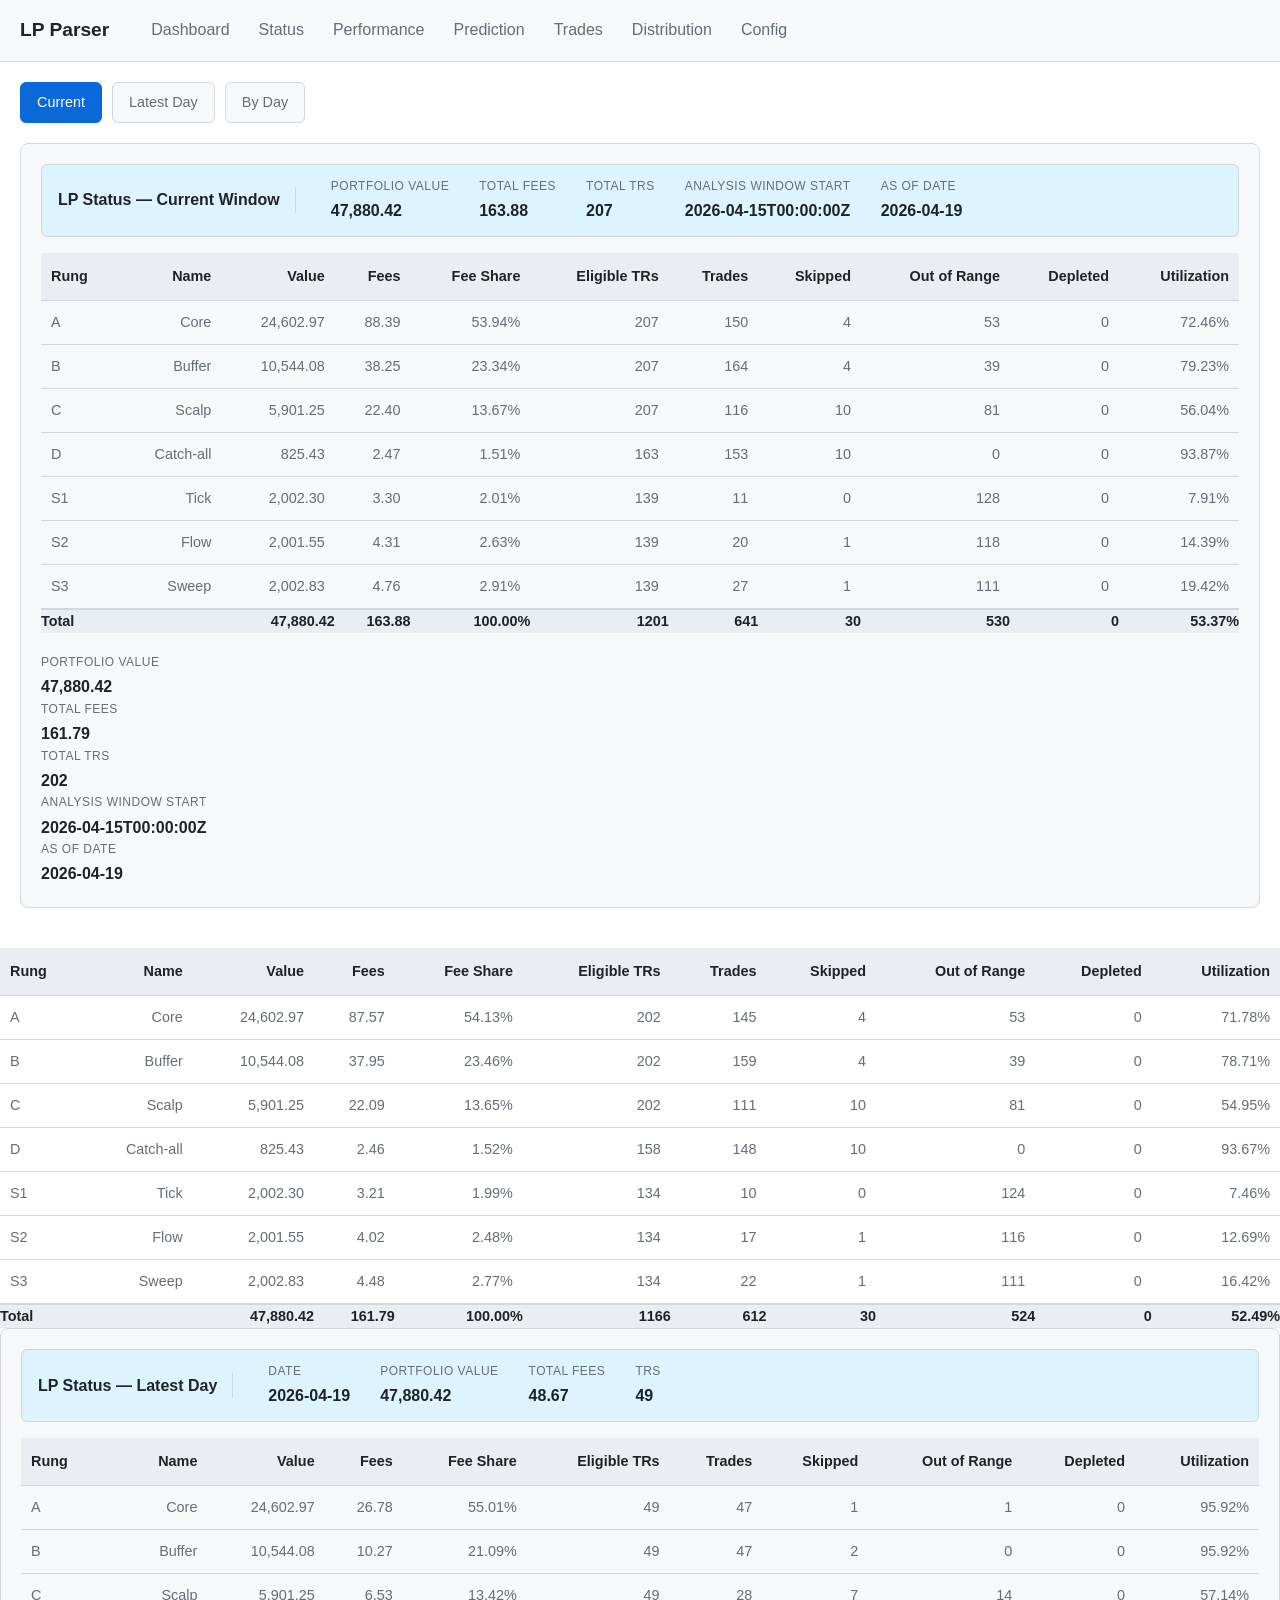
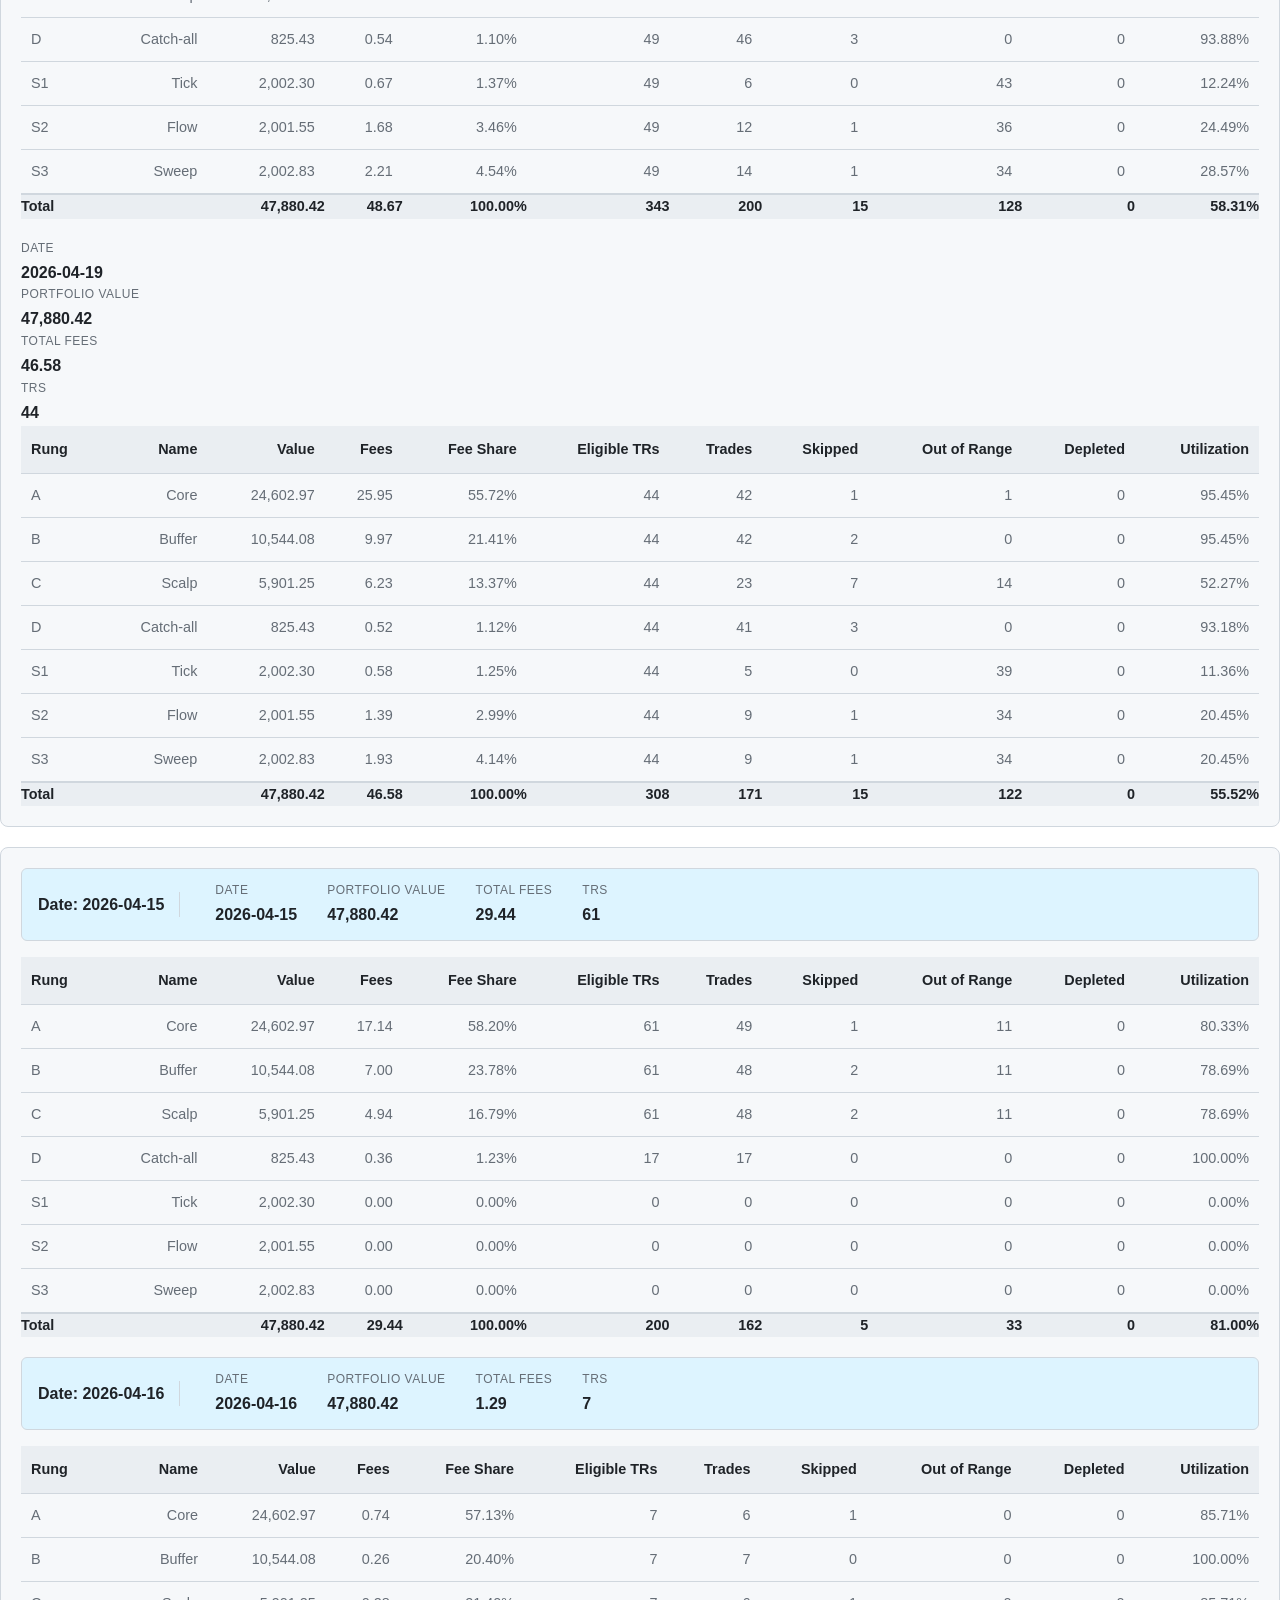
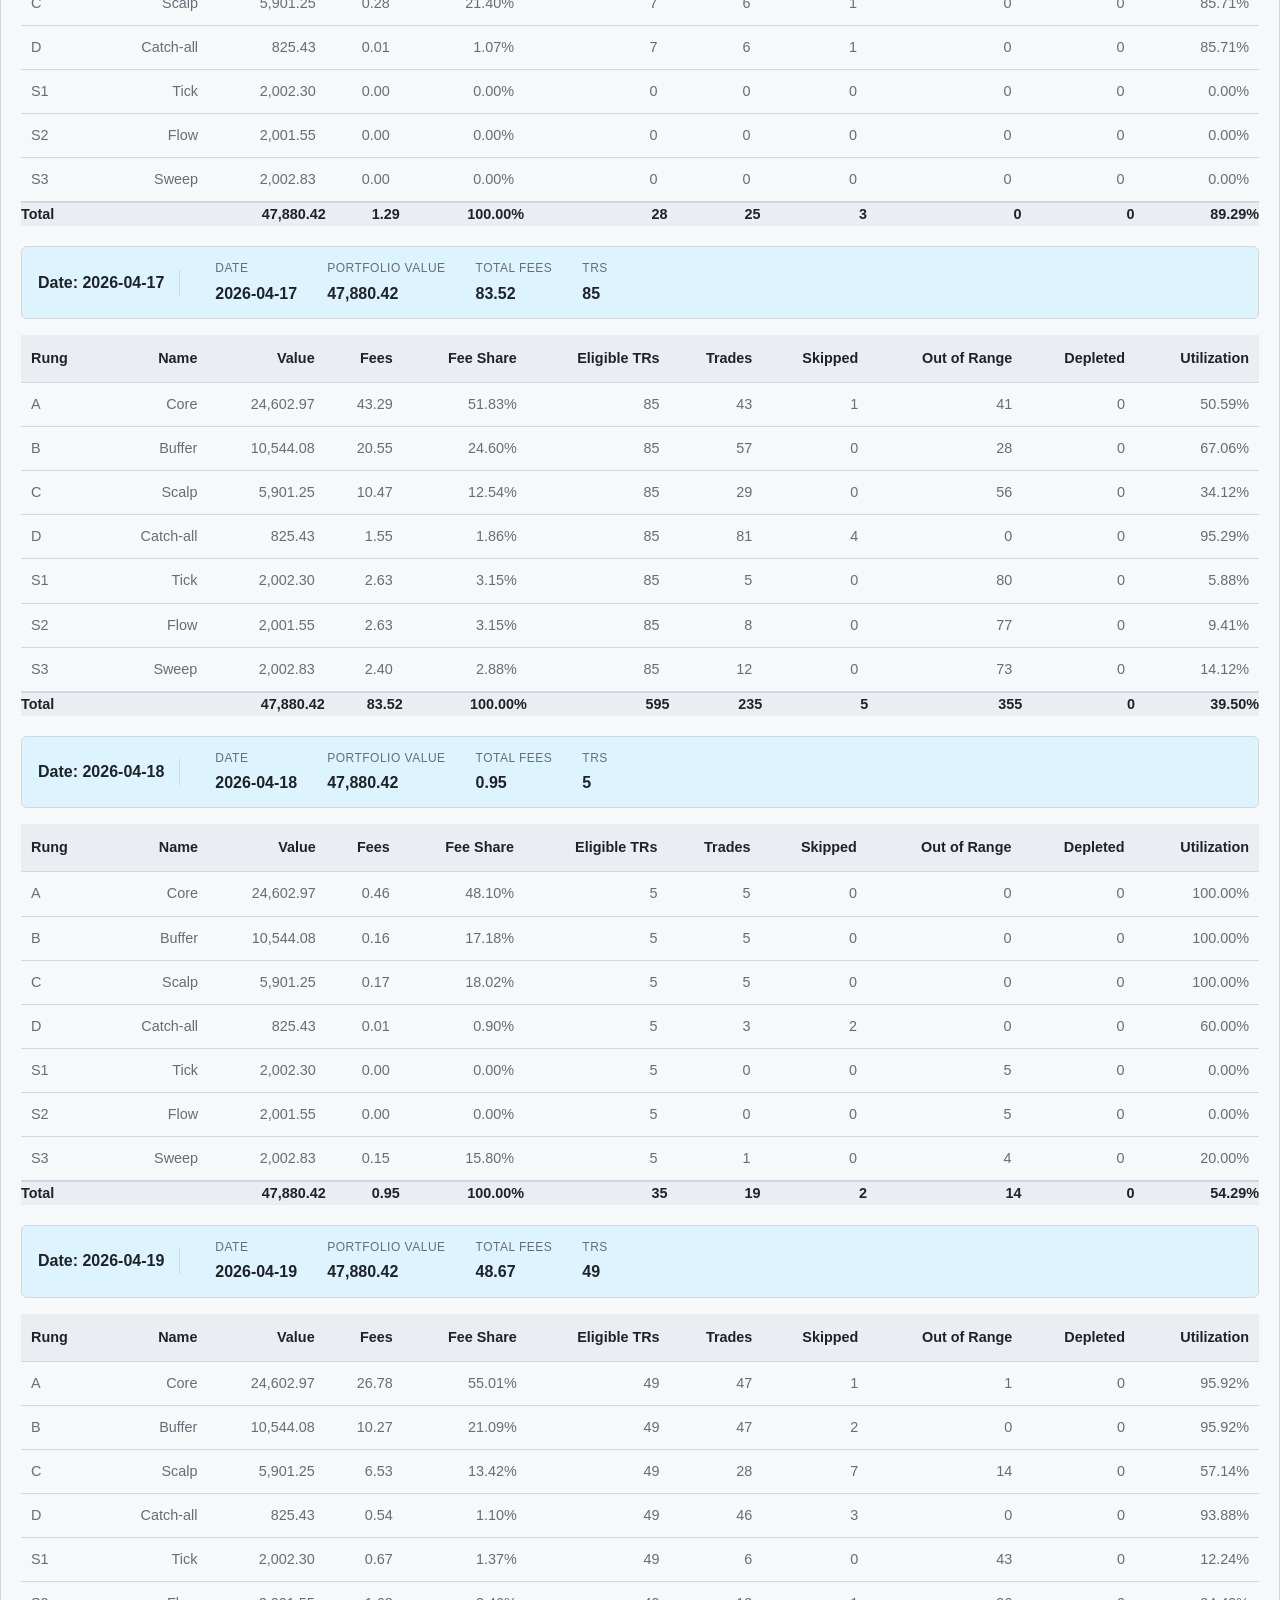
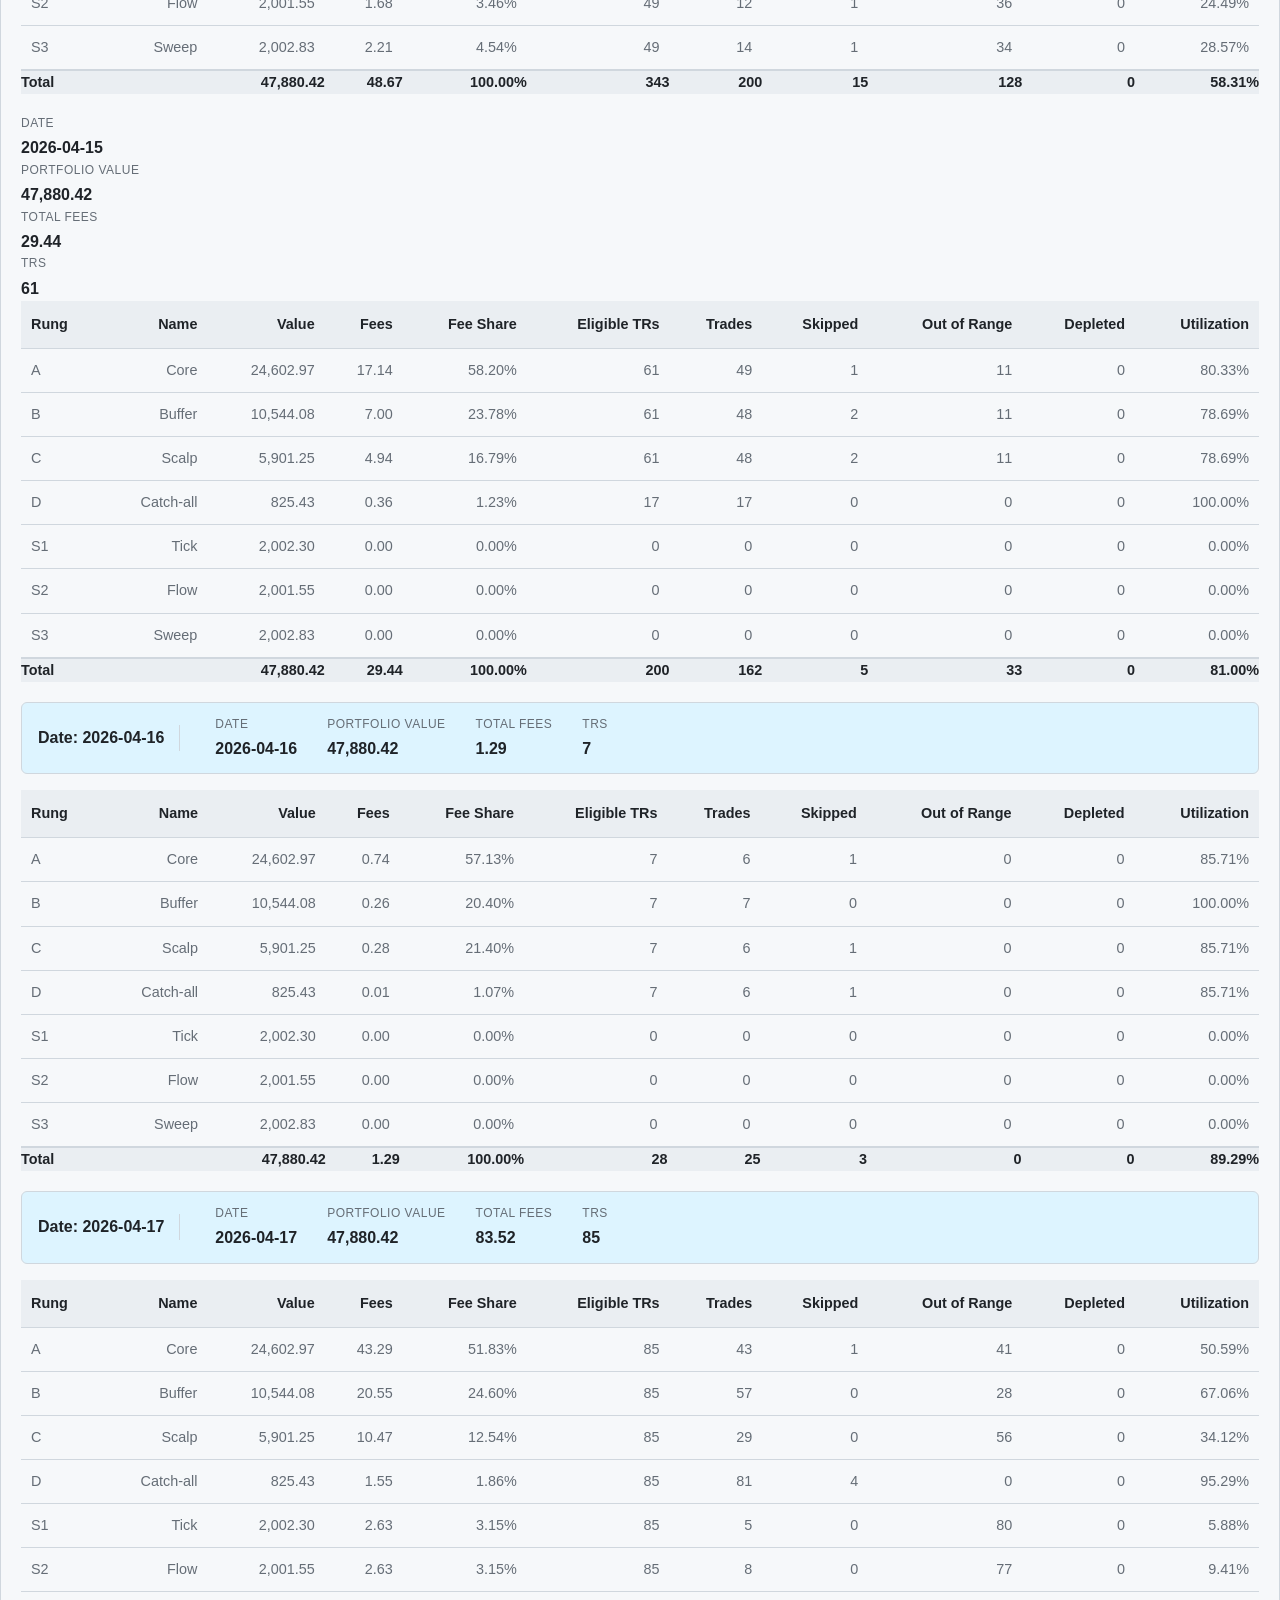
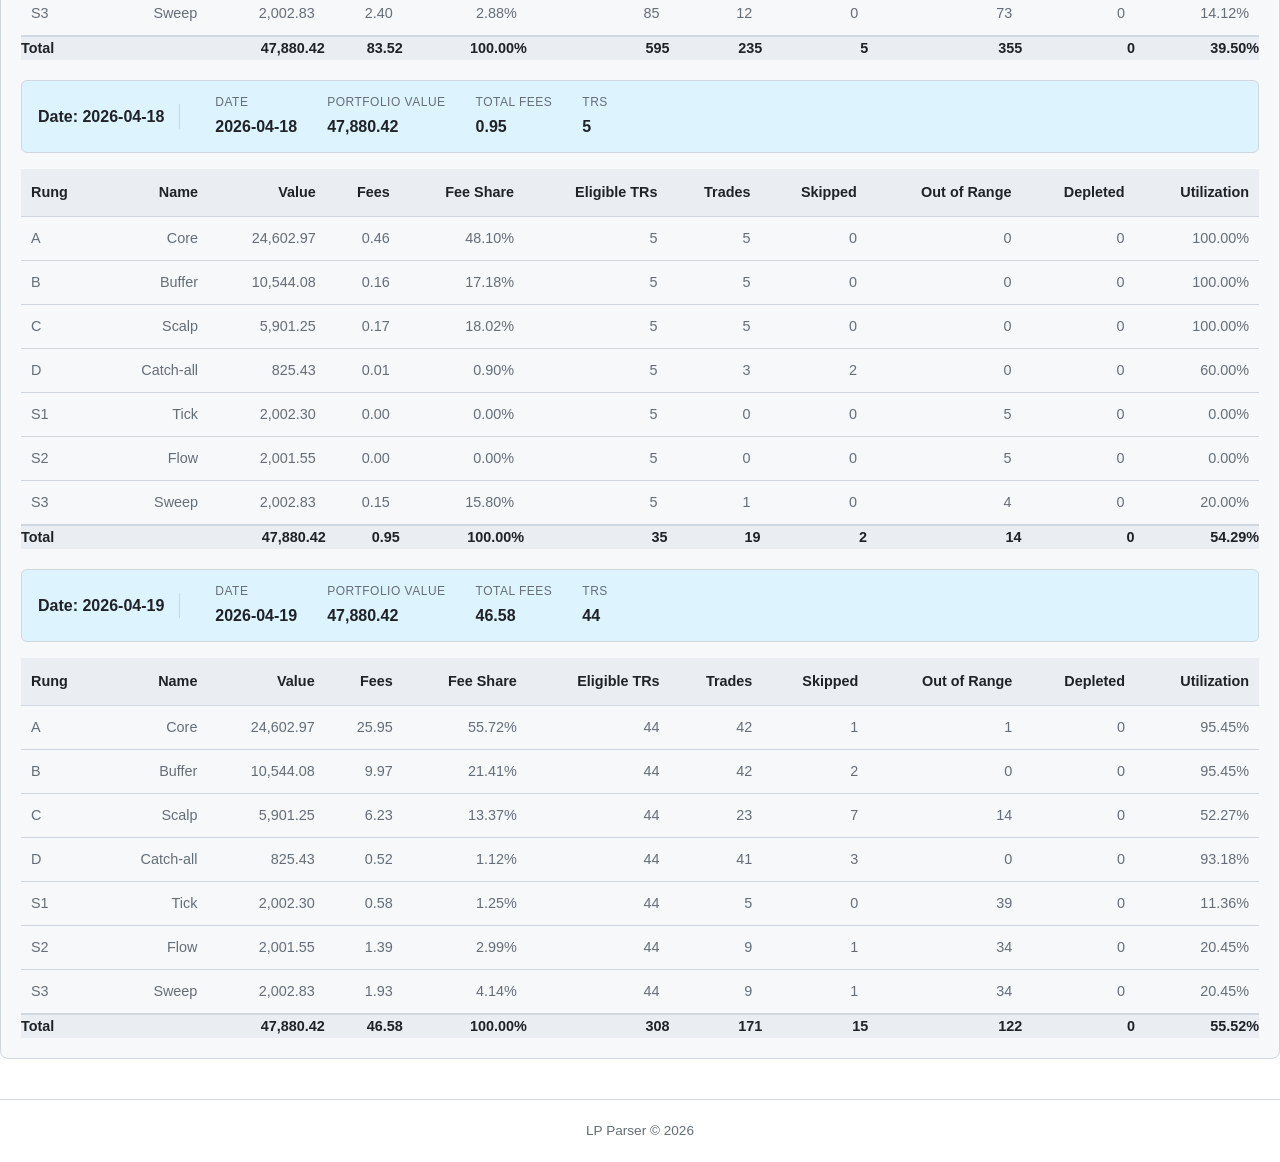
<file: site/status.html>
<!DOCTYPE html>
<html lang="en">
<head>
  <meta charset="UTF-8">
  <meta name="viewport" content="width=device-width, initial-scale=1.0">
  <title>Status — LP Parser</title>
  <link rel="stylesheet" href="css/style.css">
  <link rel="stylesheet" href="https://cdn.datatables.net/1.13.7/css/jquery.dataTables.min.css">
</head>
<body>
  <nav>
    <div class="nav-container">
      <a href="index.html" class="logo">LP Parser</a>
      <ul class="nav-links">
        <li><a href="index.html">Dashboard</a></li>
        <li><a href="status.html">Status</a></li>
        <li><a href="performance.html">Performance</a></li>
        <li><a href="prediction.html">Prediction</a></li>
        <li><a href="trades.html">Trades</a></li>
        <li><a href="distribution.html">Distribution</a></li>
        <li><a href="config.html">Config</a></li>
      </ul>
    </div>
  </nav>

  <div class="container">
    <div class="sub-nav">
      <a href="#current" class="active">Current</a>
      <a href="#latest-day">Latest Day</a>
      <a href="#by-day">By Day</a>
    </div>

    <section id="current" class="card">
      <div class="table-container" id="status-current">
<div class="status-bar"><div class="status-bar-title">LP Status — Current Window</div><div class="status-item"><span class="status-label">Portfolio Value</span><span class="status-value">47,880.42</span></div><div class="status-item"><span class="status-label">Total Fees</span><span class="status-value">163.88</span></div><div class="status-item"><span class="status-label">Total TRs</span><span class="status-value">207</span></div><div class="status-item"><span class="status-label">Analysis Window Start</span><span class="status-value">2026-04-15T00:00:00Z</span></div><div class="status-item"><span class="status-label">As Of Date</span><span class="status-value">2026-04-19</span></div></div>
<table class="data-table"><thead><tr><th>Rung</th><th>Name</th><th>Value</th><th>Fees</th><th>Fee Share</th><th>Eligible TRs</th><th>Trades</th><th>Skipped</th><th>Out of Range</th><th>Depleted</th><th>Utilization</th></tr></thead><tbody><tr><td>A</td><td>Core</td><td>24,602.97</td><td>88.39</td><td>53.94%</td><td>207</td><td>150</td><td>4</td><td>53</td><td>0</td><td>72.46%</td></tr><tr><td>B</td><td>Buffer</td><td>10,544.08</td><td>38.25</td><td>23.34%</td><td>207</td><td>164</td><td>4</td><td>39</td><td>0</td><td>79.23%</td></tr><tr><td>C</td><td>Scalp</td><td>5,901.25</td><td>22.40</td><td>13.67%</td><td>207</td><td>116</td><td>10</td><td>81</td><td>0</td><td>56.04%</td></tr><tr><td>D</td><td>Catch-all</td><td>825.43</td><td>2.47</td><td>1.51%</td><td>163</td><td>153</td><td>10</td><td>0</td><td>0</td><td>93.87%</td></tr><tr><td>S1</td><td>Tick</td><td>2,002.30</td><td>3.30</td><td>2.01%</td><td>139</td><td>11</td><td>0</td><td>128</td><td>0</td><td>7.91%</td></tr><tr><td>S2</td><td>Flow</td><td>2,001.55</td><td>4.31</td><td>2.63%</td><td>139</td><td>20</td><td>1</td><td>118</td><td>0</td><td>14.39%</td></tr><tr><td>S3</td><td>Sweep</td><td>2,002.83</td><td>4.76</td><td>2.91%</td><td>139</td><td>27</td><td>1</td><td>111</td><td>0</td><td>19.42%</td></tr></tbody><tfoot><tr><td><strong>Total</strong></td><td><strong></strong></td><td><strong>47,880.42</strong></td><td><strong>163.88</strong></td><td><strong>100.00%</strong></td><td><strong>1201</strong></td><td><strong>641</strong></td><td><strong>30</strong></td><td><strong>530</strong></td><td><strong>0</strong></td><td><strong>53.37%</strong></td></tr></tfoot></table>

</div><div class="status-item"><span class="status-label">Portfolio Value</span><span class="status-value">47,880.42</span></div><div class="status-item"><span class="status-label">Total Fees</span><span class="status-value">161.79</span></div><div class="status-item"><span class="status-label">Total TRs</span><span class="status-value">202</span></div><div class="status-item"><span class="status-label">Analysis Window Start</span><span class="status-value">2026-04-15T00:00:00Z</span></div><div class="status-item"><span class="status-label">As Of Date</span><span class="status-value">2026-04-19</span></div></div>
<table class="data-table"><thead><tr><th>Rung</th><th>Name</th><th>Value</th><th>Fees</th><th>Fee Share</th><th>Eligible TRs</th><th>Trades</th><th>Skipped</th><th>Out of Range</th><th>Depleted</th><th>Utilization</th></tr></thead><tbody><tr><td>A</td><td>Core</td><td>24,602.97</td><td>87.57</td><td>54.13%</td><td>202</td><td>145</td><td>4</td><td>53</td><td>0</td><td>71.78%</td></tr><tr><td>B</td><td>Buffer</td><td>10,544.08</td><td>37.95</td><td>23.46%</td><td>202</td><td>159</td><td>4</td><td>39</td><td>0</td><td>78.71%</td></tr><tr><td>C</td><td>Scalp</td><td>5,901.25</td><td>22.09</td><td>13.65%</td><td>202</td><td>111</td><td>10</td><td>81</td><td>0</td><td>54.95%</td></tr><tr><td>D</td><td>Catch-all</td><td>825.43</td><td>2.46</td><td>1.52%</td><td>158</td><td>148</td><td>10</td><td>0</td><td>0</td><td>93.67%</td></tr><tr><td>S1</td><td>Tick</td><td>2,002.30</td><td>3.21</td><td>1.99%</td><td>134</td><td>10</td><td>0</td><td>124</td><td>0</td><td>7.46%</td></tr><tr><td>S2</td><td>Flow</td><td>2,001.55</td><td>4.02</td><td>2.48%</td><td>134</td><td>17</td><td>1</td><td>116</td><td>0</td><td>12.69%</td></tr><tr><td>S3</td><td>Sweep</td><td>2,002.83</td><td>4.48</td><td>2.77%</td><td>134</td><td>22</td><td>1</td><td>111</td><td>0</td><td>16.42%</td></tr></tbody><tfoot><tr><td><strong>Total</strong></td><td><strong></strong></td><td><strong>47,880.42</strong></td><td><strong>161.79</strong></td><td><strong>100.00%</strong></td><td><strong>1166</strong></td><td><strong>612</strong></td><td><strong>30</strong></td><td><strong>524</strong></td><td><strong>0</strong></td><td><strong>52.49%</strong></td></tr></tfoot></table>

</div>
    </section>

    <section id="latest-day" class="card">
      <div class="table-container" id="status-latest-day">
<div class="status-bar"><div class="status-bar-title">LP Status — Latest Day</div><div class="status-item"><span class="status-label">Date</span><span class="status-value">2026-04-19</span></div><div class="status-item"><span class="status-label">Portfolio Value</span><span class="status-value">47,880.42</span></div><div class="status-item"><span class="status-label">Total Fees</span><span class="status-value">48.67</span></div><div class="status-item"><span class="status-label">TRs</span><span class="status-value">49</span></div></div>
<table class="data-table"><thead><tr><th>Rung</th><th>Name</th><th>Value</th><th>Fees</th><th>Fee Share</th><th>Eligible TRs</th><th>Trades</th><th>Skipped</th><th>Out of Range</th><th>Depleted</th><th>Utilization</th></tr></thead><tbody><tr><td>A</td><td>Core</td><td>24,602.97</td><td>26.78</td><td>55.01%</td><td>49</td><td>47</td><td>1</td><td>1</td><td>0</td><td>95.92%</td></tr><tr><td>B</td><td>Buffer</td><td>10,544.08</td><td>10.27</td><td>21.09%</td><td>49</td><td>47</td><td>2</td><td>0</td><td>0</td><td>95.92%</td></tr><tr><td>C</td><td>Scalp</td><td>5,901.25</td><td>6.53</td><td>13.42%</td><td>49</td><td>28</td><td>7</td><td>14</td><td>0</td><td>57.14%</td></tr><tr><td>D</td><td>Catch-all</td><td>825.43</td><td>0.54</td><td>1.10%</td><td>49</td><td>46</td><td>3</td><td>0</td><td>0</td><td>93.88%</td></tr><tr><td>S1</td><td>Tick</td><td>2,002.30</td><td>0.67</td><td>1.37%</td><td>49</td><td>6</td><td>0</td><td>43</td><td>0</td><td>12.24%</td></tr><tr><td>S2</td><td>Flow</td><td>2,001.55</td><td>1.68</td><td>3.46%</td><td>49</td><td>12</td><td>1</td><td>36</td><td>0</td><td>24.49%</td></tr><tr><td>S3</td><td>Sweep</td><td>2,002.83</td><td>2.21</td><td>4.54%</td><td>49</td><td>14</td><td>1</td><td>34</td><td>0</td><td>28.57%</td></tr></tbody><tfoot><tr><td><strong>Total</strong></td><td><strong></strong></td><td><strong>47,880.42</strong></td><td><strong>48.67</strong></td><td><strong>100.00%</strong></td><td><strong>343</strong></td><td><strong>200</strong></td><td><strong>15</strong></td><td><strong>128</strong></td><td><strong>0</strong></td><td><strong>58.31%</strong></td></tr></tfoot></table>

</div><div class="status-item"><span class="status-label">Date</span><span class="status-value">2026-04-19</span></div><div class="status-item"><span class="status-label">Portfolio Value</span><span class="status-value">47,880.42</span></div><div class="status-item"><span class="status-label">Total Fees</span><span class="status-value">46.58</span></div><div class="status-item"><span class="status-label">TRs</span><span class="status-value">44</span></div></div>
<table class="data-table"><thead><tr><th>Rung</th><th>Name</th><th>Value</th><th>Fees</th><th>Fee Share</th><th>Eligible TRs</th><th>Trades</th><th>Skipped</th><th>Out of Range</th><th>Depleted</th><th>Utilization</th></tr></thead><tbody><tr><td>A</td><td>Core</td><td>24,602.97</td><td>25.95</td><td>55.72%</td><td>44</td><td>42</td><td>1</td><td>1</td><td>0</td><td>95.45%</td></tr><tr><td>B</td><td>Buffer</td><td>10,544.08</td><td>9.97</td><td>21.41%</td><td>44</td><td>42</td><td>2</td><td>0</td><td>0</td><td>95.45%</td></tr><tr><td>C</td><td>Scalp</td><td>5,901.25</td><td>6.23</td><td>13.37%</td><td>44</td><td>23</td><td>7</td><td>14</td><td>0</td><td>52.27%</td></tr><tr><td>D</td><td>Catch-all</td><td>825.43</td><td>0.52</td><td>1.12%</td><td>44</td><td>41</td><td>3</td><td>0</td><td>0</td><td>93.18%</td></tr><tr><td>S1</td><td>Tick</td><td>2,002.30</td><td>0.58</td><td>1.25%</td><td>44</td><td>5</td><td>0</td><td>39</td><td>0</td><td>11.36%</td></tr><tr><td>S2</td><td>Flow</td><td>2,001.55</td><td>1.39</td><td>2.99%</td><td>44</td><td>9</td><td>1</td><td>34</td><td>0</td><td>20.45%</td></tr><tr><td>S3</td><td>Sweep</td><td>2,002.83</td><td>1.93</td><td>4.14%</td><td>44</td><td>9</td><td>1</td><td>34</td><td>0</td><td>20.45%</td></tr></tbody><tfoot><tr><td><strong>Total</strong></td><td><strong></strong></td><td><strong>47,880.42</strong></td><td><strong>46.58</strong></td><td><strong>100.00%</strong></td><td><strong>308</strong></td><td><strong>171</strong></td><td><strong>15</strong></td><td><strong>122</strong></td><td><strong>0</strong></td><td><strong>55.52%</strong></td></tr></tfoot></table>

</div>
    </section>

    <section id="by-day" class="card">
      <div class="table-container" id="status-by-day">
<div class="status-bar"><div class="status-bar-title">Date: 2026-04-15</div><div class="status-item"><span class="status-label">Date</span><span class="status-value">2026-04-15</span></div><div class="status-item"><span class="status-label">Portfolio Value</span><span class="status-value">47,880.42</span></div><div class="status-item"><span class="status-label">Total Fees</span><span class="status-value">29.44</span></div><div class="status-item"><span class="status-label">TRs</span><span class="status-value">61</span></div></div>
<table class="data-table"><thead><tr><th>Rung</th><th>Name</th><th>Value</th><th>Fees</th><th>Fee Share</th><th>Eligible TRs</th><th>Trades</th><th>Skipped</th><th>Out of Range</th><th>Depleted</th><th>Utilization</th></tr></thead><tbody><tr><td>A</td><td>Core</td><td>24,602.97</td><td>17.14</td><td>58.20%</td><td>61</td><td>49</td><td>1</td><td>11</td><td>0</td><td>80.33%</td></tr><tr><td>B</td><td>Buffer</td><td>10,544.08</td><td>7.00</td><td>23.78%</td><td>61</td><td>48</td><td>2</td><td>11</td><td>0</td><td>78.69%</td></tr><tr><td>C</td><td>Scalp</td><td>5,901.25</td><td>4.94</td><td>16.79%</td><td>61</td><td>48</td><td>2</td><td>11</td><td>0</td><td>78.69%</td></tr><tr><td>D</td><td>Catch-all</td><td>825.43</td><td>0.36</td><td>1.23%</td><td>17</td><td>17</td><td>0</td><td>0</td><td>0</td><td>100.00%</td></tr><tr><td>S1</td><td>Tick</td><td>2,002.30</td><td>0.00</td><td>0.00%</td><td>0</td><td>0</td><td>0</td><td>0</td><td>0</td><td>0.00%</td></tr><tr><td>S2</td><td>Flow</td><td>2,001.55</td><td>0.00</td><td>0.00%</td><td>0</td><td>0</td><td>0</td><td>0</td><td>0</td><td>0.00%</td></tr><tr><td>S3</td><td>Sweep</td><td>2,002.83</td><td>0.00</td><td>0.00%</td><td>0</td><td>0</td><td>0</td><td>0</td><td>0</td><td>0.00%</td></tr></tbody><tfoot><tr><td><strong>Total</strong></td><td><strong></strong></td><td><strong>47,880.42</strong></td><td><strong>29.44</strong></td><td><strong>100.00%</strong></td><td><strong>200</strong></td><td><strong>162</strong></td><td><strong>5</strong></td><td><strong>33</strong></td><td><strong>0</strong></td><td><strong>81.00%</strong></td></tr></tfoot></table>
<div class="status-bar"><div class="status-bar-title">Date: 2026-04-16</div><div class="status-item"><span class="status-label">Date</span><span class="status-value">2026-04-16</span></div><div class="status-item"><span class="status-label">Portfolio Value</span><span class="status-value">47,880.42</span></div><div class="status-item"><span class="status-label">Total Fees</span><span class="status-value">1.29</span></div><div class="status-item"><span class="status-label">TRs</span><span class="status-value">7</span></div></div>
<table class="data-table"><thead><tr><th>Rung</th><th>Name</th><th>Value</th><th>Fees</th><th>Fee Share</th><th>Eligible TRs</th><th>Trades</th><th>Skipped</th><th>Out of Range</th><th>Depleted</th><th>Utilization</th></tr></thead><tbody><tr><td>A</td><td>Core</td><td>24,602.97</td><td>0.74</td><td>57.13%</td><td>7</td><td>6</td><td>1</td><td>0</td><td>0</td><td>85.71%</td></tr><tr><td>B</td><td>Buffer</td><td>10,544.08</td><td>0.26</td><td>20.40%</td><td>7</td><td>7</td><td>0</td><td>0</td><td>0</td><td>100.00%</td></tr><tr><td>C</td><td>Scalp</td><td>5,901.25</td><td>0.28</td><td>21.40%</td><td>7</td><td>6</td><td>1</td><td>0</td><td>0</td><td>85.71%</td></tr><tr><td>D</td><td>Catch-all</td><td>825.43</td><td>0.01</td><td>1.07%</td><td>7</td><td>6</td><td>1</td><td>0</td><td>0</td><td>85.71%</td></tr><tr><td>S1</td><td>Tick</td><td>2,002.30</td><td>0.00</td><td>0.00%</td><td>0</td><td>0</td><td>0</td><td>0</td><td>0</td><td>0.00%</td></tr><tr><td>S2</td><td>Flow</td><td>2,001.55</td><td>0.00</td><td>0.00%</td><td>0</td><td>0</td><td>0</td><td>0</td><td>0</td><td>0.00%</td></tr><tr><td>S3</td><td>Sweep</td><td>2,002.83</td><td>0.00</td><td>0.00%</td><td>0</td><td>0</td><td>0</td><td>0</td><td>0</td><td>0.00%</td></tr></tbody><tfoot><tr><td><strong>Total</strong></td><td><strong></strong></td><td><strong>47,880.42</strong></td><td><strong>1.29</strong></td><td><strong>100.00%</strong></td><td><strong>28</strong></td><td><strong>25</strong></td><td><strong>3</strong></td><td><strong>0</strong></td><td><strong>0</strong></td><td><strong>89.29%</strong></td></tr></tfoot></table>
<div class="status-bar"><div class="status-bar-title">Date: 2026-04-17</div><div class="status-item"><span class="status-label">Date</span><span class="status-value">2026-04-17</span></div><div class="status-item"><span class="status-label">Portfolio Value</span><span class="status-value">47,880.42</span></div><div class="status-item"><span class="status-label">Total Fees</span><span class="status-value">83.52</span></div><div class="status-item"><span class="status-label">TRs</span><span class="status-value">85</span></div></div>
<table class="data-table"><thead><tr><th>Rung</th><th>Name</th><th>Value</th><th>Fees</th><th>Fee Share</th><th>Eligible TRs</th><th>Trades</th><th>Skipped</th><th>Out of Range</th><th>Depleted</th><th>Utilization</th></tr></thead><tbody><tr><td>A</td><td>Core</td><td>24,602.97</td><td>43.29</td><td>51.83%</td><td>85</td><td>43</td><td>1</td><td>41</td><td>0</td><td>50.59%</td></tr><tr><td>B</td><td>Buffer</td><td>10,544.08</td><td>20.55</td><td>24.60%</td><td>85</td><td>57</td><td>0</td><td>28</td><td>0</td><td>67.06%</td></tr><tr><td>C</td><td>Scalp</td><td>5,901.25</td><td>10.47</td><td>12.54%</td><td>85</td><td>29</td><td>0</td><td>56</td><td>0</td><td>34.12%</td></tr><tr><td>D</td><td>Catch-all</td><td>825.43</td><td>1.55</td><td>1.86%</td><td>85</td><td>81</td><td>4</td><td>0</td><td>0</td><td>95.29%</td></tr><tr><td>S1</td><td>Tick</td><td>2,002.30</td><td>2.63</td><td>3.15%</td><td>85</td><td>5</td><td>0</td><td>80</td><td>0</td><td>5.88%</td></tr><tr><td>S2</td><td>Flow</td><td>2,001.55</td><td>2.63</td><td>3.15%</td><td>85</td><td>8</td><td>0</td><td>77</td><td>0</td><td>9.41%</td></tr><tr><td>S3</td><td>Sweep</td><td>2,002.83</td><td>2.40</td><td>2.88%</td><td>85</td><td>12</td><td>0</td><td>73</td><td>0</td><td>14.12%</td></tr></tbody><tfoot><tr><td><strong>Total</strong></td><td><strong></strong></td><td><strong>47,880.42</strong></td><td><strong>83.52</strong></td><td><strong>100.00%</strong></td><td><strong>595</strong></td><td><strong>235</strong></td><td><strong>5</strong></td><td><strong>355</strong></td><td><strong>0</strong></td><td><strong>39.50%</strong></td></tr></tfoot></table>
<div class="status-bar"><div class="status-bar-title">Date: 2026-04-18</div><div class="status-item"><span class="status-label">Date</span><span class="status-value">2026-04-18</span></div><div class="status-item"><span class="status-label">Portfolio Value</span><span class="status-value">47,880.42</span></div><div class="status-item"><span class="status-label">Total Fees</span><span class="status-value">0.95</span></div><div class="status-item"><span class="status-label">TRs</span><span class="status-value">5</span></div></div>
<table class="data-table"><thead><tr><th>Rung</th><th>Name</th><th>Value</th><th>Fees</th><th>Fee Share</th><th>Eligible TRs</th><th>Trades</th><th>Skipped</th><th>Out of Range</th><th>Depleted</th><th>Utilization</th></tr></thead><tbody><tr><td>A</td><td>Core</td><td>24,602.97</td><td>0.46</td><td>48.10%</td><td>5</td><td>5</td><td>0</td><td>0</td><td>0</td><td>100.00%</td></tr><tr><td>B</td><td>Buffer</td><td>10,544.08</td><td>0.16</td><td>17.18%</td><td>5</td><td>5</td><td>0</td><td>0</td><td>0</td><td>100.00%</td></tr><tr><td>C</td><td>Scalp</td><td>5,901.25</td><td>0.17</td><td>18.02%</td><td>5</td><td>5</td><td>0</td><td>0</td><td>0</td><td>100.00%</td></tr><tr><td>D</td><td>Catch-all</td><td>825.43</td><td>0.01</td><td>0.90%</td><td>5</td><td>3</td><td>2</td><td>0</td><td>0</td><td>60.00%</td></tr><tr><td>S1</td><td>Tick</td><td>2,002.30</td><td>0.00</td><td>0.00%</td><td>5</td><td>0</td><td>0</td><td>5</td><td>0</td><td>0.00%</td></tr><tr><td>S2</td><td>Flow</td><td>2,001.55</td><td>0.00</td><td>0.00%</td><td>5</td><td>0</td><td>0</td><td>5</td><td>0</td><td>0.00%</td></tr><tr><td>S3</td><td>Sweep</td><td>2,002.83</td><td>0.15</td><td>15.80%</td><td>5</td><td>1</td><td>0</td><td>4</td><td>0</td><td>20.00%</td></tr></tbody><tfoot><tr><td><strong>Total</strong></td><td><strong></strong></td><td><strong>47,880.42</strong></td><td><strong>0.95</strong></td><td><strong>100.00%</strong></td><td><strong>35</strong></td><td><strong>19</strong></td><td><strong>2</strong></td><td><strong>14</strong></td><td><strong>0</strong></td><td><strong>54.29%</strong></td></tr></tfoot></table>
<div class="status-bar"><div class="status-bar-title">Date: 2026-04-19</div><div class="status-item"><span class="status-label">Date</span><span class="status-value">2026-04-19</span></div><div class="status-item"><span class="status-label">Portfolio Value</span><span class="status-value">47,880.42</span></div><div class="status-item"><span class="status-label">Total Fees</span><span class="status-value">48.67</span></div><div class="status-item"><span class="status-label">TRs</span><span class="status-value">49</span></div></div>
<table class="data-table"><thead><tr><th>Rung</th><th>Name</th><th>Value</th><th>Fees</th><th>Fee Share</th><th>Eligible TRs</th><th>Trades</th><th>Skipped</th><th>Out of Range</th><th>Depleted</th><th>Utilization</th></tr></thead><tbody><tr><td>A</td><td>Core</td><td>24,602.97</td><td>26.78</td><td>55.01%</td><td>49</td><td>47</td><td>1</td><td>1</td><td>0</td><td>95.92%</td></tr><tr><td>B</td><td>Buffer</td><td>10,544.08</td><td>10.27</td><td>21.09%</td><td>49</td><td>47</td><td>2</td><td>0</td><td>0</td><td>95.92%</td></tr><tr><td>C</td><td>Scalp</td><td>5,901.25</td><td>6.53</td><td>13.42%</td><td>49</td><td>28</td><td>7</td><td>14</td><td>0</td><td>57.14%</td></tr><tr><td>D</td><td>Catch-all</td><td>825.43</td><td>0.54</td><td>1.10%</td><td>49</td><td>46</td><td>3</td><td>0</td><td>0</td><td>93.88%</td></tr><tr><td>S1</td><td>Tick</td><td>2,002.30</td><td>0.67</td><td>1.37%</td><td>49</td><td>6</td><td>0</td><td>43</td><td>0</td><td>12.24%</td></tr><tr><td>S2</td><td>Flow</td><td>2,001.55</td><td>1.68</td><td>3.46%</td><td>49</td><td>12</td><td>1</td><td>36</td><td>0</td><td>24.49%</td></tr><tr><td>S3</td><td>Sweep</td><td>2,002.83</td><td>2.21</td><td>4.54%</td><td>49</td><td>14</td><td>1</td><td>34</td><td>0</td><td>28.57%</td></tr></tbody><tfoot><tr><td><strong>Total</strong></td><td><strong></strong></td><td><strong>47,880.42</strong></td><td><strong>48.67</strong></td><td><strong>100.00%</strong></td><td><strong>343</strong></td><td><strong>200</strong></td><td><strong>15</strong></td><td><strong>128</strong></td><td><strong>0</strong></td><td><strong>58.31%</strong></td></tr></tfoot></table>

</div><div class="status-item"><span class="status-label">Date</span><span class="status-value">2026-04-15</span></div><div class="status-item"><span class="status-label">Portfolio Value</span><span class="status-value">47,880.42</span></div><div class="status-item"><span class="status-label">Total Fees</span><span class="status-value">29.44</span></div><div class="status-item"><span class="status-label">TRs</span><span class="status-value">61</span></div></div>
<table class="data-table"><thead><tr><th>Rung</th><th>Name</th><th>Value</th><th>Fees</th><th>Fee Share</th><th>Eligible TRs</th><th>Trades</th><th>Skipped</th><th>Out of Range</th><th>Depleted</th><th>Utilization</th></tr></thead><tbody><tr><td>A</td><td>Core</td><td>24,602.97</td><td>17.14</td><td>58.20%</td><td>61</td><td>49</td><td>1</td><td>11</td><td>0</td><td>80.33%</td></tr><tr><td>B</td><td>Buffer</td><td>10,544.08</td><td>7.00</td><td>23.78%</td><td>61</td><td>48</td><td>2</td><td>11</td><td>0</td><td>78.69%</td></tr><tr><td>C</td><td>Scalp</td><td>5,901.25</td><td>4.94</td><td>16.79%</td><td>61</td><td>48</td><td>2</td><td>11</td><td>0</td><td>78.69%</td></tr><tr><td>D</td><td>Catch-all</td><td>825.43</td><td>0.36</td><td>1.23%</td><td>17</td><td>17</td><td>0</td><td>0</td><td>0</td><td>100.00%</td></tr><tr><td>S1</td><td>Tick</td><td>2,002.30</td><td>0.00</td><td>0.00%</td><td>0</td><td>0</td><td>0</td><td>0</td><td>0</td><td>0.00%</td></tr><tr><td>S2</td><td>Flow</td><td>2,001.55</td><td>0.00</td><td>0.00%</td><td>0</td><td>0</td><td>0</td><td>0</td><td>0</td><td>0.00%</td></tr><tr><td>S3</td><td>Sweep</td><td>2,002.83</td><td>0.00</td><td>0.00%</td><td>0</td><td>0</td><td>0</td><td>0</td><td>0</td><td>0.00%</td></tr></tbody><tfoot><tr><td><strong>Total</strong></td><td><strong></strong></td><td><strong>47,880.42</strong></td><td><strong>29.44</strong></td><td><strong>100.00%</strong></td><td><strong>200</strong></td><td><strong>162</strong></td><td><strong>5</strong></td><td><strong>33</strong></td><td><strong>0</strong></td><td><strong>81.00%</strong></td></tr></tfoot></table>
<div class="status-bar"><div class="status-bar-title">Date: 2026-04-16</div><div class="status-item"><span class="status-label">Date</span><span class="status-value">2026-04-16</span></div><div class="status-item"><span class="status-label">Portfolio Value</span><span class="status-value">47,880.42</span></div><div class="status-item"><span class="status-label">Total Fees</span><span class="status-value">1.29</span></div><div class="status-item"><span class="status-label">TRs</span><span class="status-value">7</span></div></div>
<table class="data-table"><thead><tr><th>Rung</th><th>Name</th><th>Value</th><th>Fees</th><th>Fee Share</th><th>Eligible TRs</th><th>Trades</th><th>Skipped</th><th>Out of Range</th><th>Depleted</th><th>Utilization</th></tr></thead><tbody><tr><td>A</td><td>Core</td><td>24,602.97</td><td>0.74</td><td>57.13%</td><td>7</td><td>6</td><td>1</td><td>0</td><td>0</td><td>85.71%</td></tr><tr><td>B</td><td>Buffer</td><td>10,544.08</td><td>0.26</td><td>20.40%</td><td>7</td><td>7</td><td>0</td><td>0</td><td>0</td><td>100.00%</td></tr><tr><td>C</td><td>Scalp</td><td>5,901.25</td><td>0.28</td><td>21.40%</td><td>7</td><td>6</td><td>1</td><td>0</td><td>0</td><td>85.71%</td></tr><tr><td>D</td><td>Catch-all</td><td>825.43</td><td>0.01</td><td>1.07%</td><td>7</td><td>6</td><td>1</td><td>0</td><td>0</td><td>85.71%</td></tr><tr><td>S1</td><td>Tick</td><td>2,002.30</td><td>0.00</td><td>0.00%</td><td>0</td><td>0</td><td>0</td><td>0</td><td>0</td><td>0.00%</td></tr><tr><td>S2</td><td>Flow</td><td>2,001.55</td><td>0.00</td><td>0.00%</td><td>0</td><td>0</td><td>0</td><td>0</td><td>0</td><td>0.00%</td></tr><tr><td>S3</td><td>Sweep</td><td>2,002.83</td><td>0.00</td><td>0.00%</td><td>0</td><td>0</td><td>0</td><td>0</td><td>0</td><td>0.00%</td></tr></tbody><tfoot><tr><td><strong>Total</strong></td><td><strong></strong></td><td><strong>47,880.42</strong></td><td><strong>1.29</strong></td><td><strong>100.00%</strong></td><td><strong>28</strong></td><td><strong>25</strong></td><td><strong>3</strong></td><td><strong>0</strong></td><td><strong>0</strong></td><td><strong>89.29%</strong></td></tr></tfoot></table>
<div class="status-bar"><div class="status-bar-title">Date: 2026-04-17</div><div class="status-item"><span class="status-label">Date</span><span class="status-value">2026-04-17</span></div><div class="status-item"><span class="status-label">Portfolio Value</span><span class="status-value">47,880.42</span></div><div class="status-item"><span class="status-label">Total Fees</span><span class="status-value">83.52</span></div><div class="status-item"><span class="status-label">TRs</span><span class="status-value">85</span></div></div>
<table class="data-table"><thead><tr><th>Rung</th><th>Name</th><th>Value</th><th>Fees</th><th>Fee Share</th><th>Eligible TRs</th><th>Trades</th><th>Skipped</th><th>Out of Range</th><th>Depleted</th><th>Utilization</th></tr></thead><tbody><tr><td>A</td><td>Core</td><td>24,602.97</td><td>43.29</td><td>51.83%</td><td>85</td><td>43</td><td>1</td><td>41</td><td>0</td><td>50.59%</td></tr><tr><td>B</td><td>Buffer</td><td>10,544.08</td><td>20.55</td><td>24.60%</td><td>85</td><td>57</td><td>0</td><td>28</td><td>0</td><td>67.06%</td></tr><tr><td>C</td><td>Scalp</td><td>5,901.25</td><td>10.47</td><td>12.54%</td><td>85</td><td>29</td><td>0</td><td>56</td><td>0</td><td>34.12%</td></tr><tr><td>D</td><td>Catch-all</td><td>825.43</td><td>1.55</td><td>1.86%</td><td>85</td><td>81</td><td>4</td><td>0</td><td>0</td><td>95.29%</td></tr><tr><td>S1</td><td>Tick</td><td>2,002.30</td><td>2.63</td><td>3.15%</td><td>85</td><td>5</td><td>0</td><td>80</td><td>0</td><td>5.88%</td></tr><tr><td>S2</td><td>Flow</td><td>2,001.55</td><td>2.63</td><td>3.15%</td><td>85</td><td>8</td><td>0</td><td>77</td><td>0</td><td>9.41%</td></tr><tr><td>S3</td><td>Sweep</td><td>2,002.83</td><td>2.40</td><td>2.88%</td><td>85</td><td>12</td><td>0</td><td>73</td><td>0</td><td>14.12%</td></tr></tbody><tfoot><tr><td><strong>Total</strong></td><td><strong></strong></td><td><strong>47,880.42</strong></td><td><strong>83.52</strong></td><td><strong>100.00%</strong></td><td><strong>595</strong></td><td><strong>235</strong></td><td><strong>5</strong></td><td><strong>355</strong></td><td><strong>0</strong></td><td><strong>39.50%</strong></td></tr></tfoot></table>
<div class="status-bar"><div class="status-bar-title">Date: 2026-04-18</div><div class="status-item"><span class="status-label">Date</span><span class="status-value">2026-04-18</span></div><div class="status-item"><span class="status-label">Portfolio Value</span><span class="status-value">47,880.42</span></div><div class="status-item"><span class="status-label">Total Fees</span><span class="status-value">0.95</span></div><div class="status-item"><span class="status-label">TRs</span><span class="status-value">5</span></div></div>
<table class="data-table"><thead><tr><th>Rung</th><th>Name</th><th>Value</th><th>Fees</th><th>Fee Share</th><th>Eligible TRs</th><th>Trades</th><th>Skipped</th><th>Out of Range</th><th>Depleted</th><th>Utilization</th></tr></thead><tbody><tr><td>A</td><td>Core</td><td>24,602.97</td><td>0.46</td><td>48.10%</td><td>5</td><td>5</td><td>0</td><td>0</td><td>0</td><td>100.00%</td></tr><tr><td>B</td><td>Buffer</td><td>10,544.08</td><td>0.16</td><td>17.18%</td><td>5</td><td>5</td><td>0</td><td>0</td><td>0</td><td>100.00%</td></tr><tr><td>C</td><td>Scalp</td><td>5,901.25</td><td>0.17</td><td>18.02%</td><td>5</td><td>5</td><td>0</td><td>0</td><td>0</td><td>100.00%</td></tr><tr><td>D</td><td>Catch-all</td><td>825.43</td><td>0.01</td><td>0.90%</td><td>5</td><td>3</td><td>2</td><td>0</td><td>0</td><td>60.00%</td></tr><tr><td>S1</td><td>Tick</td><td>2,002.30</td><td>0.00</td><td>0.00%</td><td>5</td><td>0</td><td>0</td><td>5</td><td>0</td><td>0.00%</td></tr><tr><td>S2</td><td>Flow</td><td>2,001.55</td><td>0.00</td><td>0.00%</td><td>5</td><td>0</td><td>0</td><td>5</td><td>0</td><td>0.00%</td></tr><tr><td>S3</td><td>Sweep</td><td>2,002.83</td><td>0.15</td><td>15.80%</td><td>5</td><td>1</td><td>0</td><td>4</td><td>0</td><td>20.00%</td></tr></tbody><tfoot><tr><td><strong>Total</strong></td><td><strong></strong></td><td><strong>47,880.42</strong></td><td><strong>0.95</strong></td><td><strong>100.00%</strong></td><td><strong>35</strong></td><td><strong>19</strong></td><td><strong>2</strong></td><td><strong>14</strong></td><td><strong>0</strong></td><td><strong>54.29%</strong></td></tr></tfoot></table>
<div class="status-bar"><div class="status-bar-title">Date: 2026-04-19</div><div class="status-item"><span class="status-label">Date</span><span class="status-value">2026-04-19</span></div><div class="status-item"><span class="status-label">Portfolio Value</span><span class="status-value">47,880.42</span></div><div class="status-item"><span class="status-label">Total Fees</span><span class="status-value">46.58</span></div><div class="status-item"><span class="status-label">TRs</span><span class="status-value">44</span></div></div>
<table class="data-table"><thead><tr><th>Rung</th><th>Name</th><th>Value</th><th>Fees</th><th>Fee Share</th><th>Eligible TRs</th><th>Trades</th><th>Skipped</th><th>Out of Range</th><th>Depleted</th><th>Utilization</th></tr></thead><tbody><tr><td>A</td><td>Core</td><td>24,602.97</td><td>25.95</td><td>55.72%</td><td>44</td><td>42</td><td>1</td><td>1</td><td>0</td><td>95.45%</td></tr><tr><td>B</td><td>Buffer</td><td>10,544.08</td><td>9.97</td><td>21.41%</td><td>44</td><td>42</td><td>2</td><td>0</td><td>0</td><td>95.45%</td></tr><tr><td>C</td><td>Scalp</td><td>5,901.25</td><td>6.23</td><td>13.37%</td><td>44</td><td>23</td><td>7</td><td>14</td><td>0</td><td>52.27%</td></tr><tr><td>D</td><td>Catch-all</td><td>825.43</td><td>0.52</td><td>1.12%</td><td>44</td><td>41</td><td>3</td><td>0</td><td>0</td><td>93.18%</td></tr><tr><td>S1</td><td>Tick</td><td>2,002.30</td><td>0.58</td><td>1.25%</td><td>44</td><td>5</td><td>0</td><td>39</td><td>0</td><td>11.36%</td></tr><tr><td>S2</td><td>Flow</td><td>2,001.55</td><td>1.39</td><td>2.99%</td><td>44</td><td>9</td><td>1</td><td>34</td><td>0</td><td>20.45%</td></tr><tr><td>S3</td><td>Sweep</td><td>2,002.83</td><td>1.93</td><td>4.14%</td><td>44</td><td>9</td><td>1</td><td>34</td><td>0</td><td>20.45%</td></tr></tbody><tfoot><tr><td><strong>Total</strong></td><td><strong></strong></td><td><strong>47,880.42</strong></td><td><strong>46.58</strong></td><td><strong>100.00%</strong></td><td><strong>308</strong></td><td><strong>171</strong></td><td><strong>15</strong></td><td><strong>122</strong></td><td><strong>0</strong></td><td><strong>55.52%</strong></td></tr></tfoot></table>

</div>
    </section>
  </div>

  <footer>
    LP Parser &copy; 2026
  </footer>

  <script src="https://code.jquery.com/jquery-3.7.1.min.js"></script>
  <script src="https://cdn.datatables.net/1.13.7/js/jquery.dataTables.min.js"></script>
  <script src="js/main.js"></script>
</body>
</html>
</file>
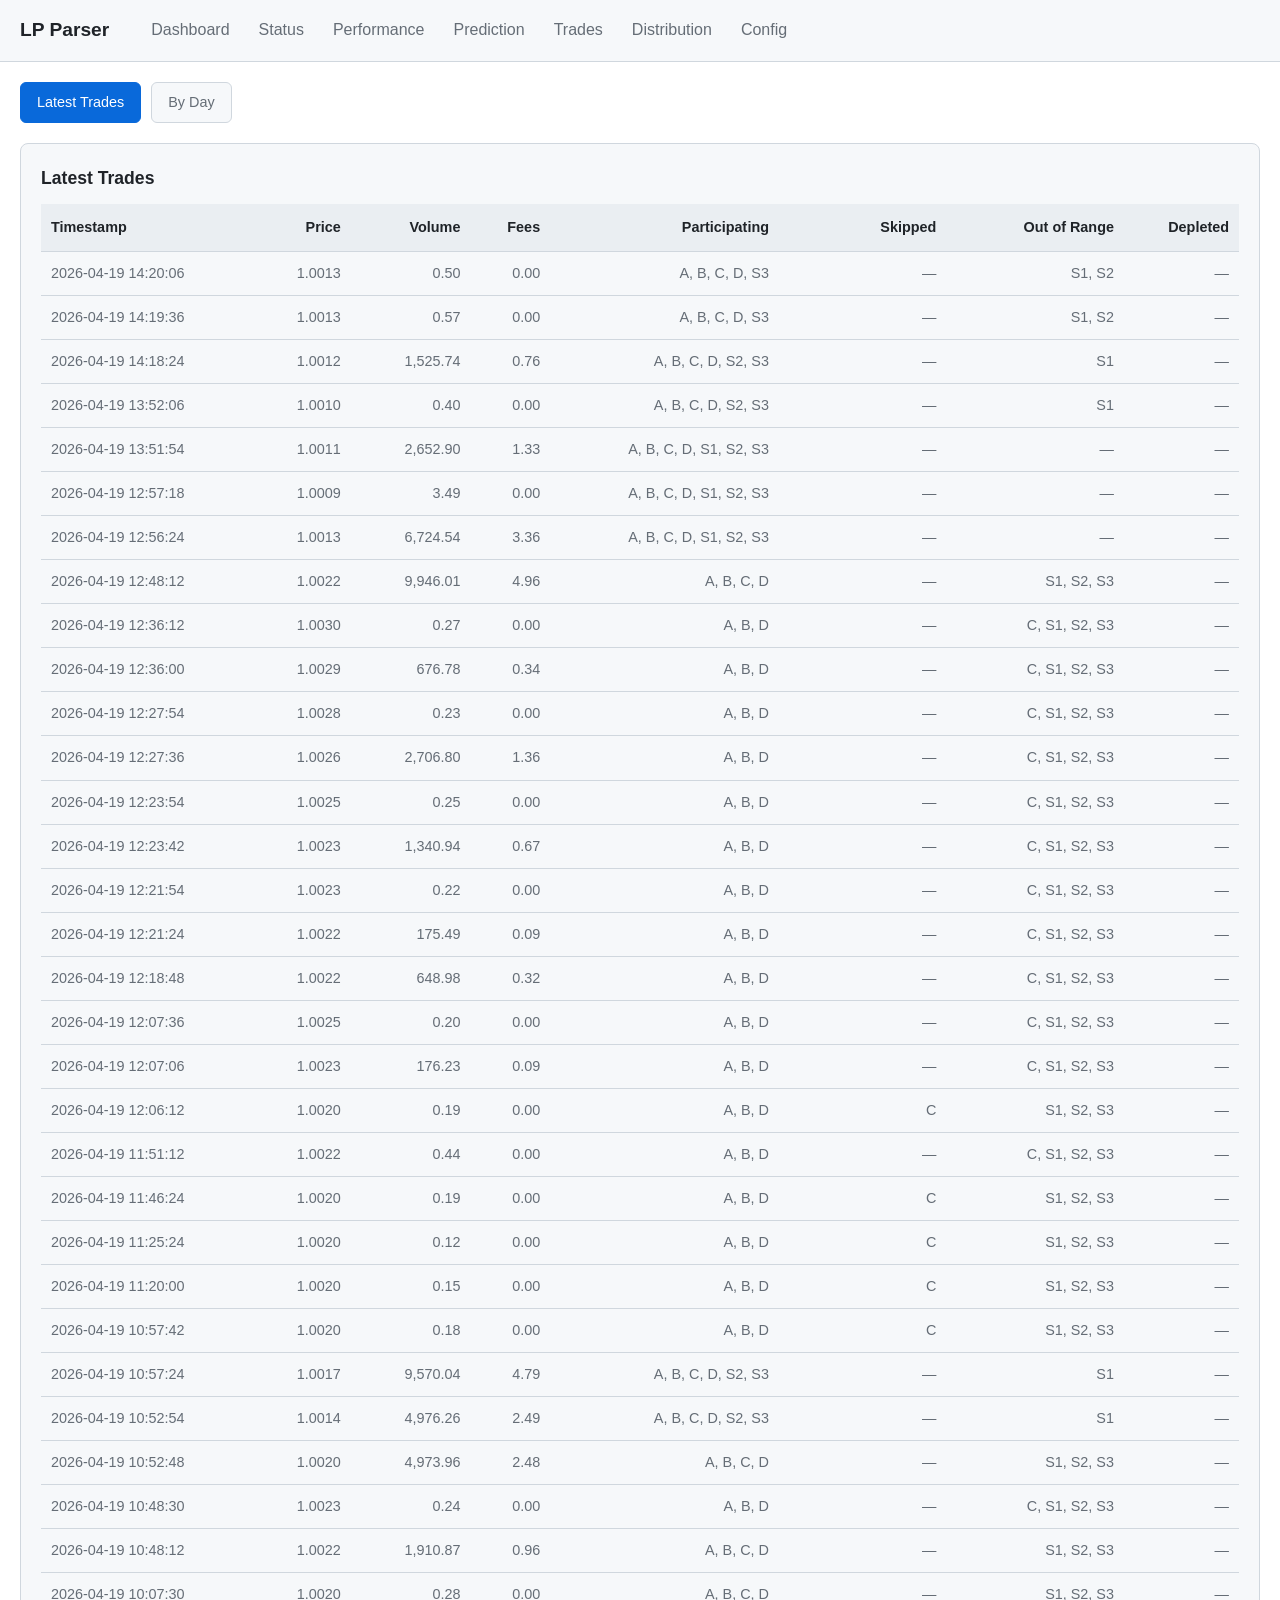
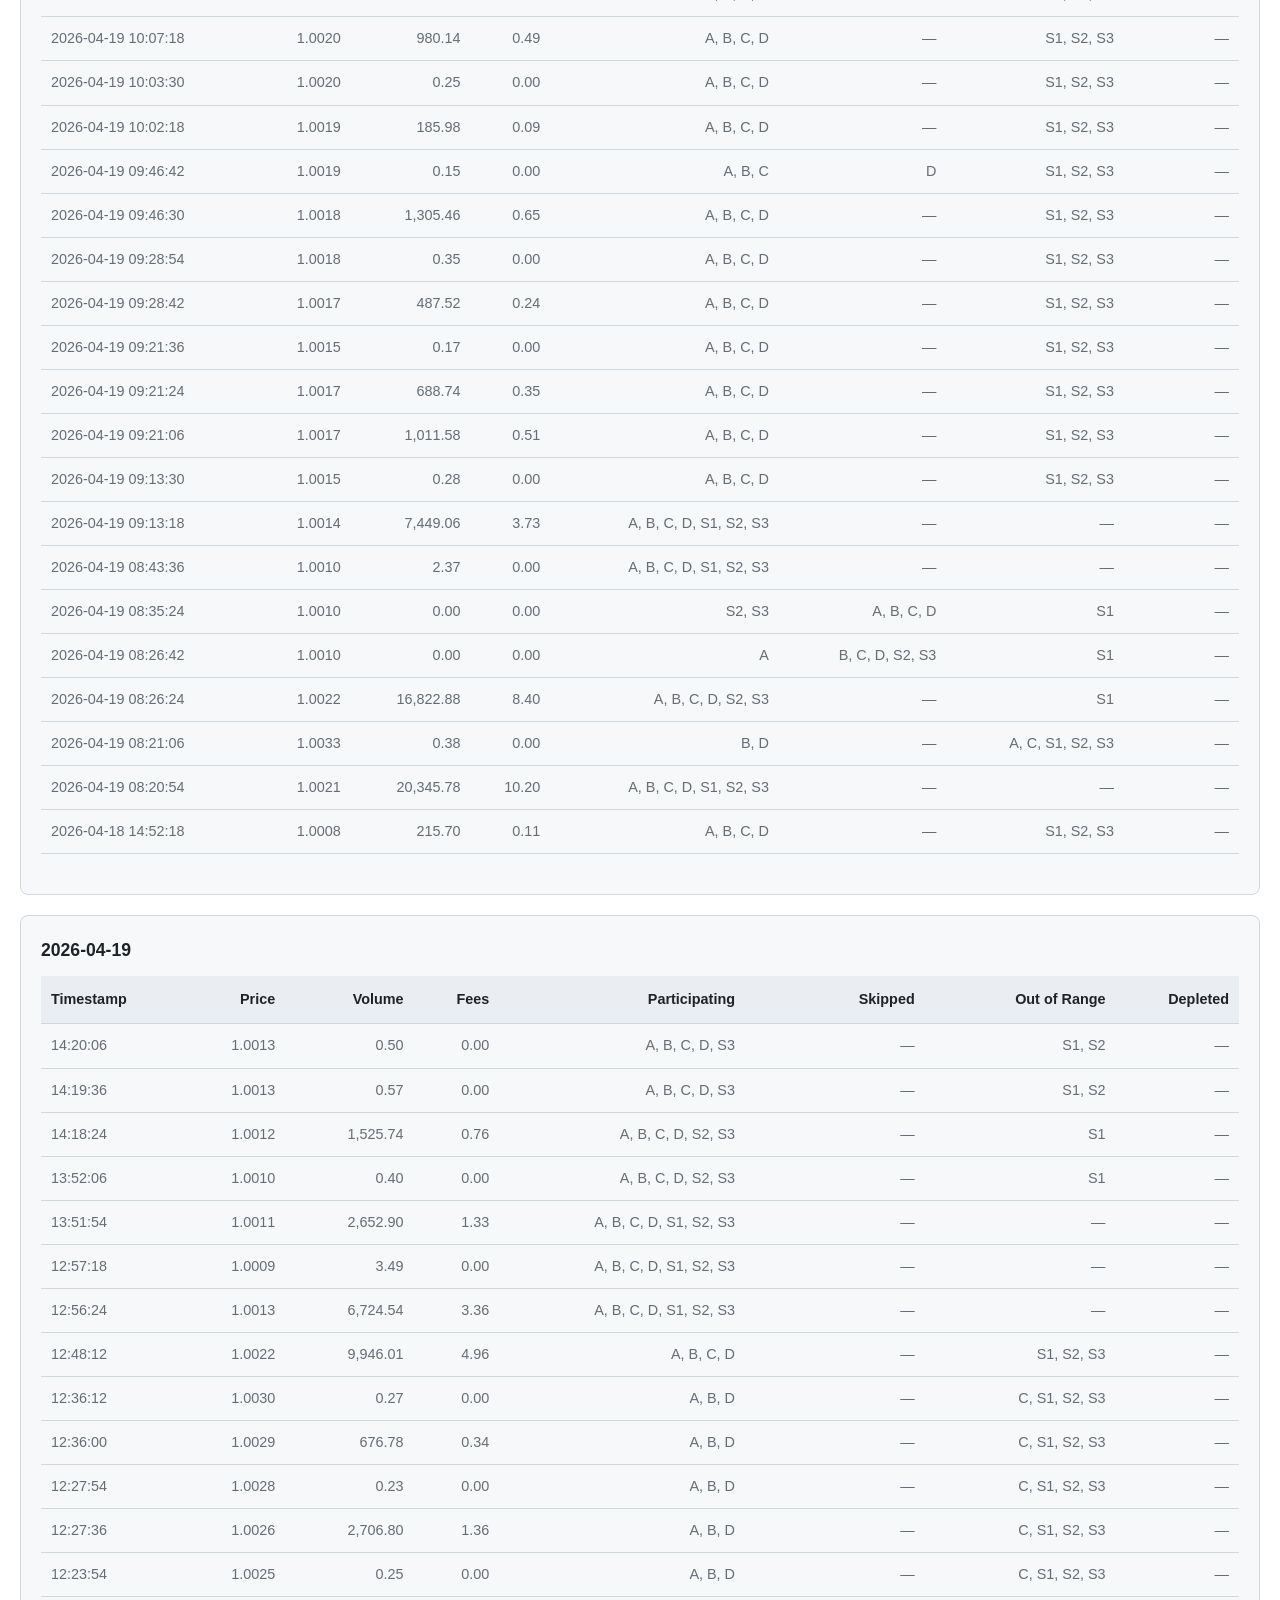
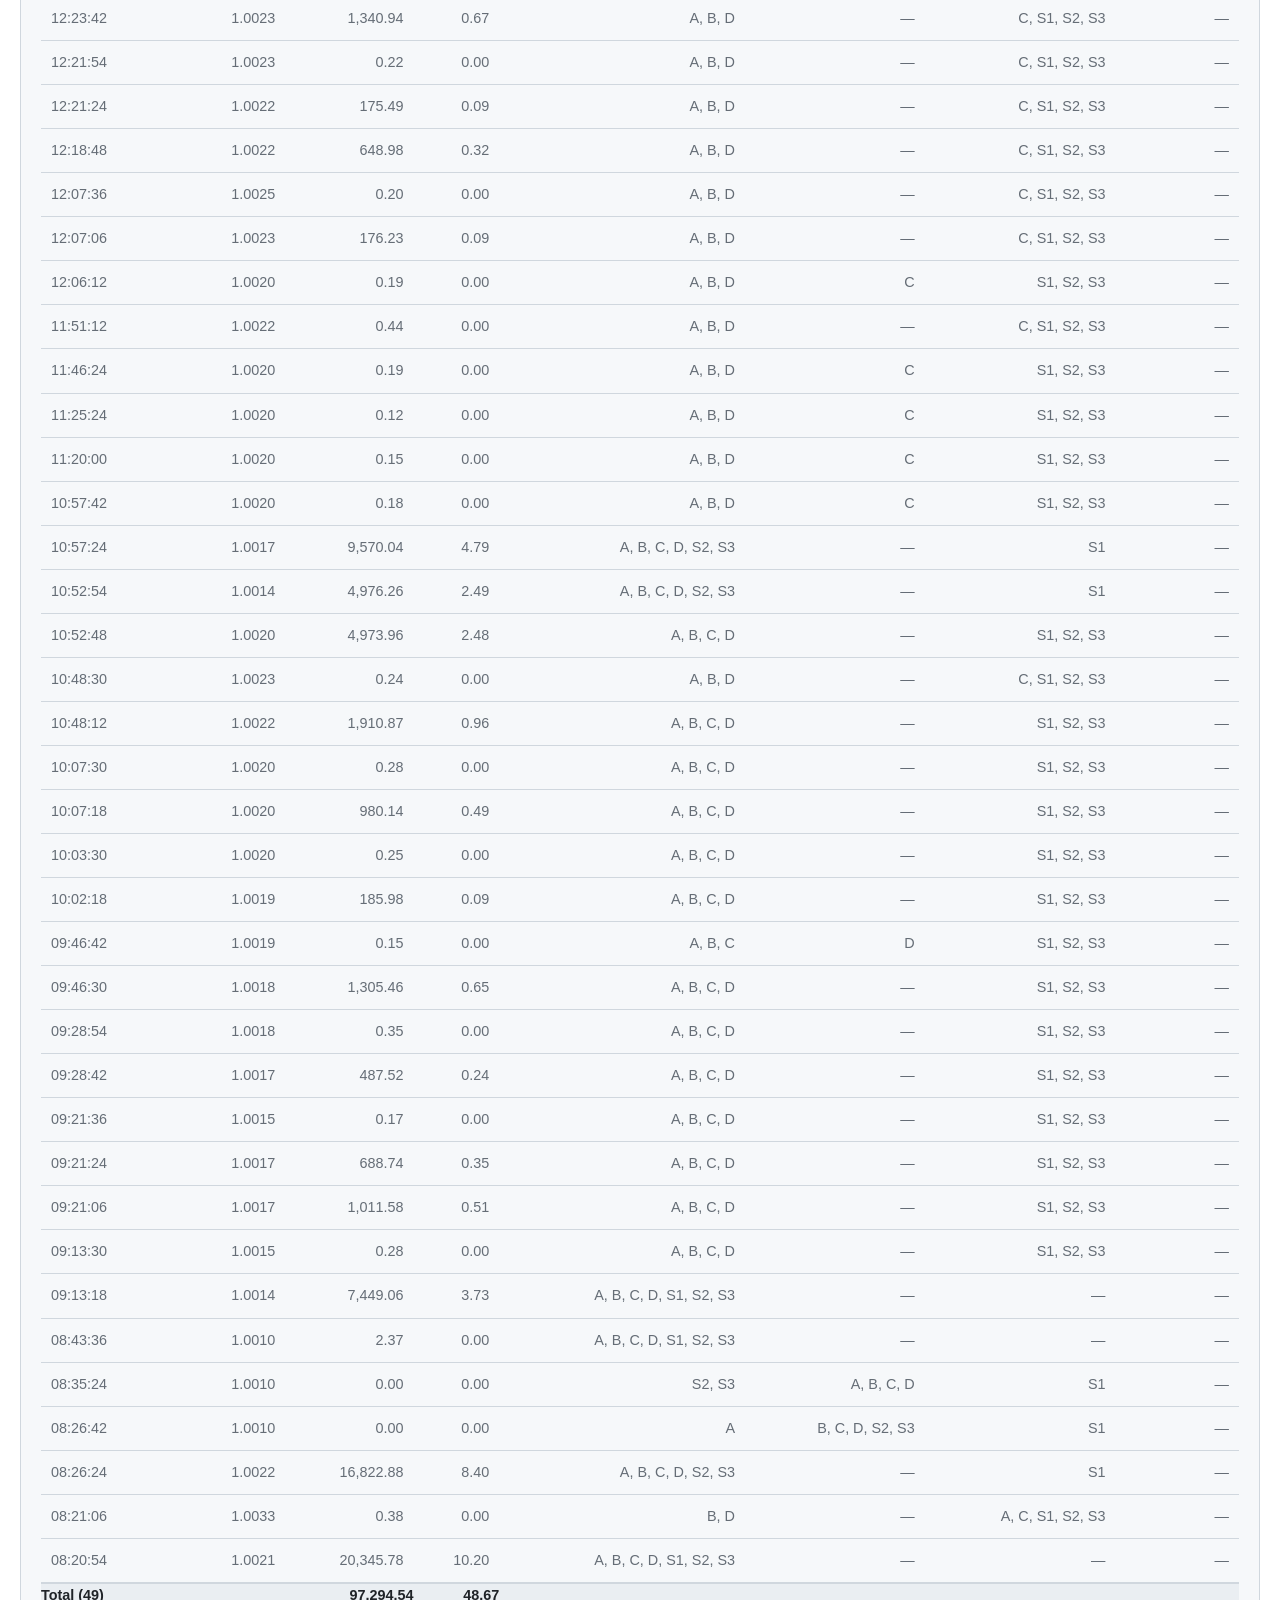
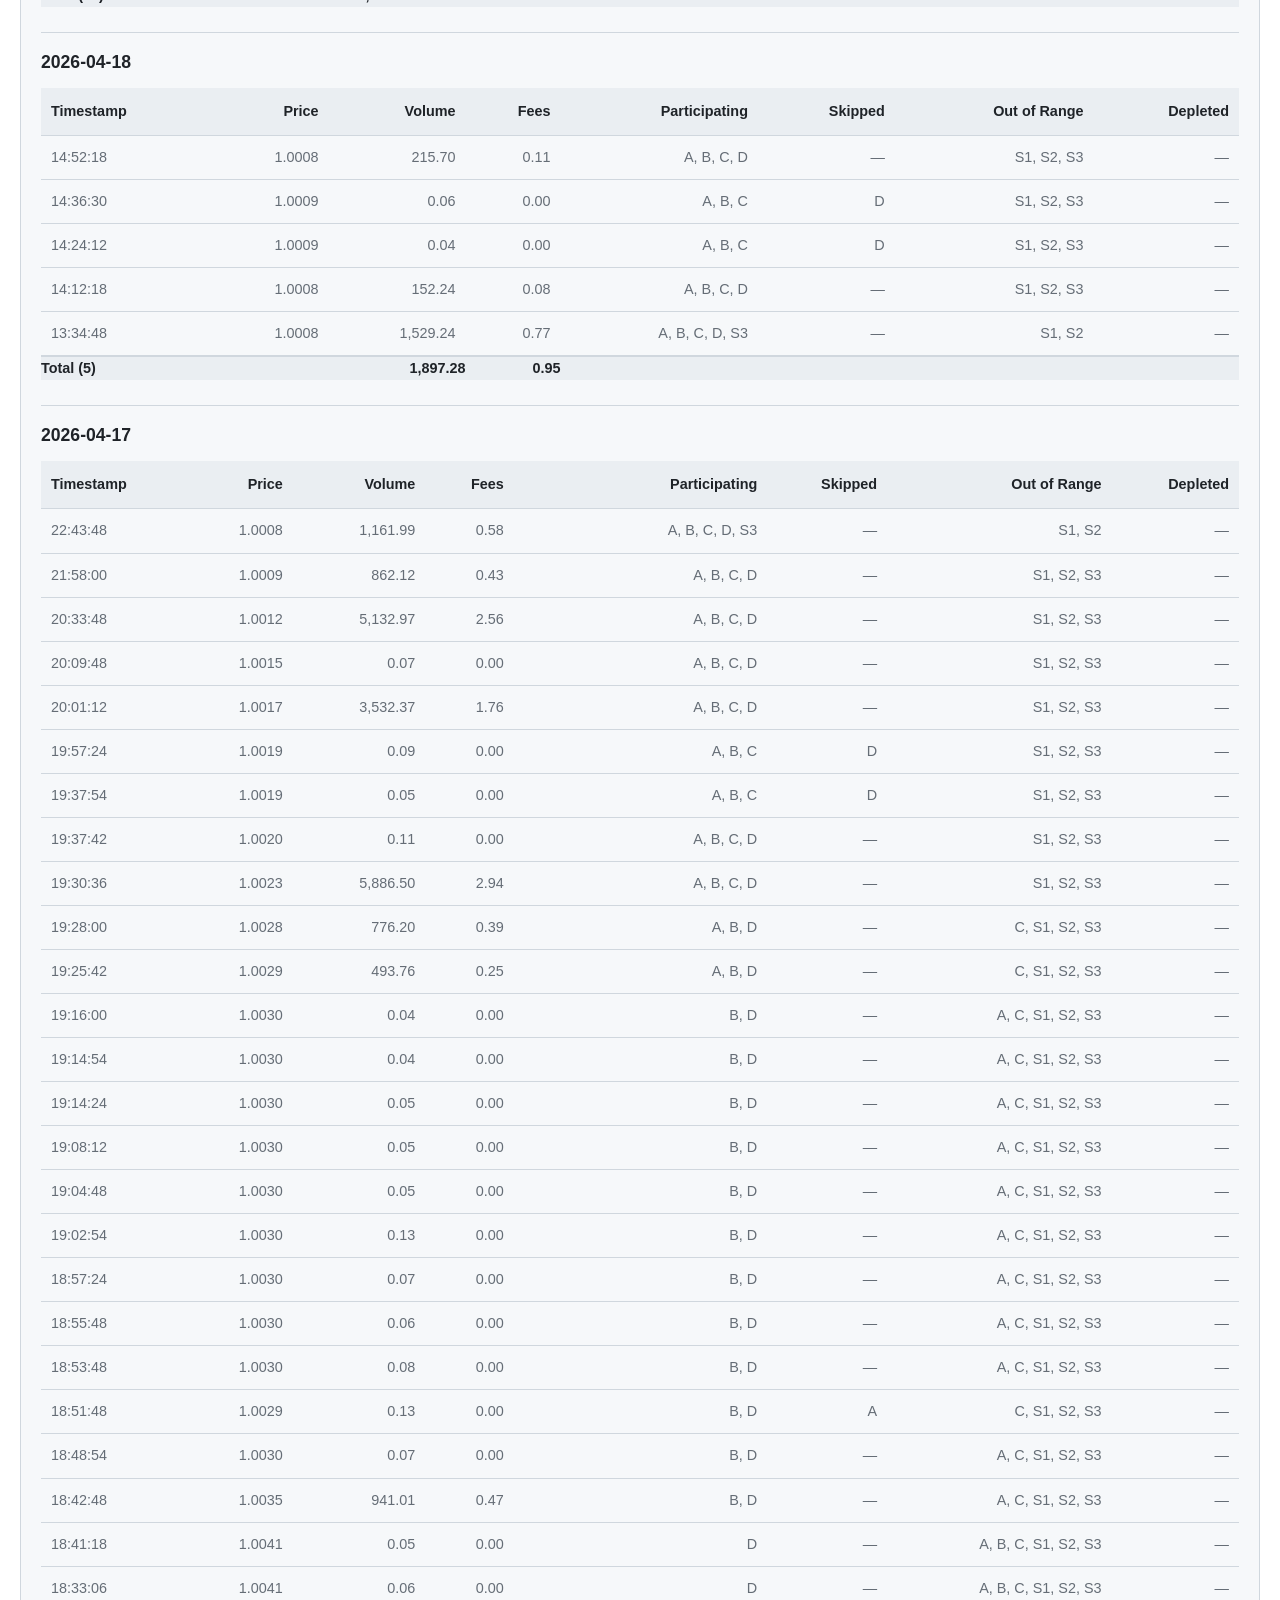
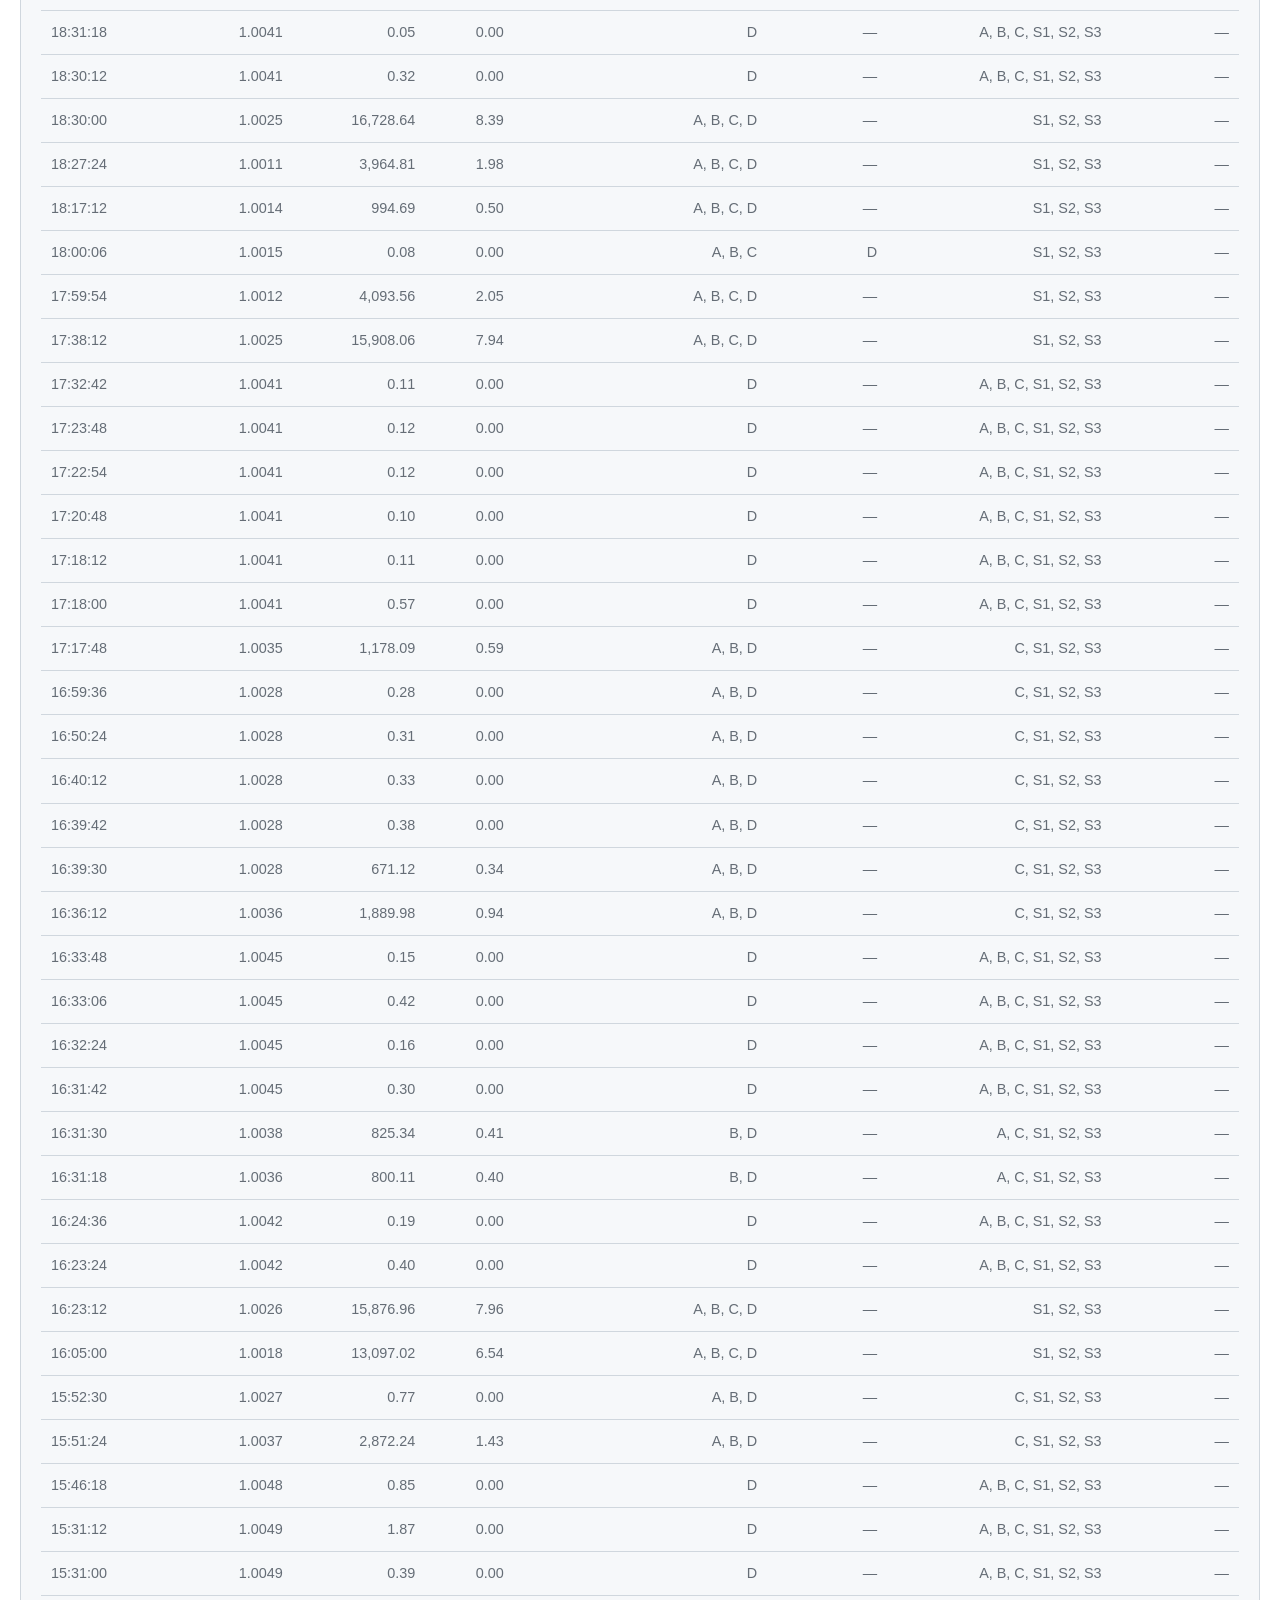
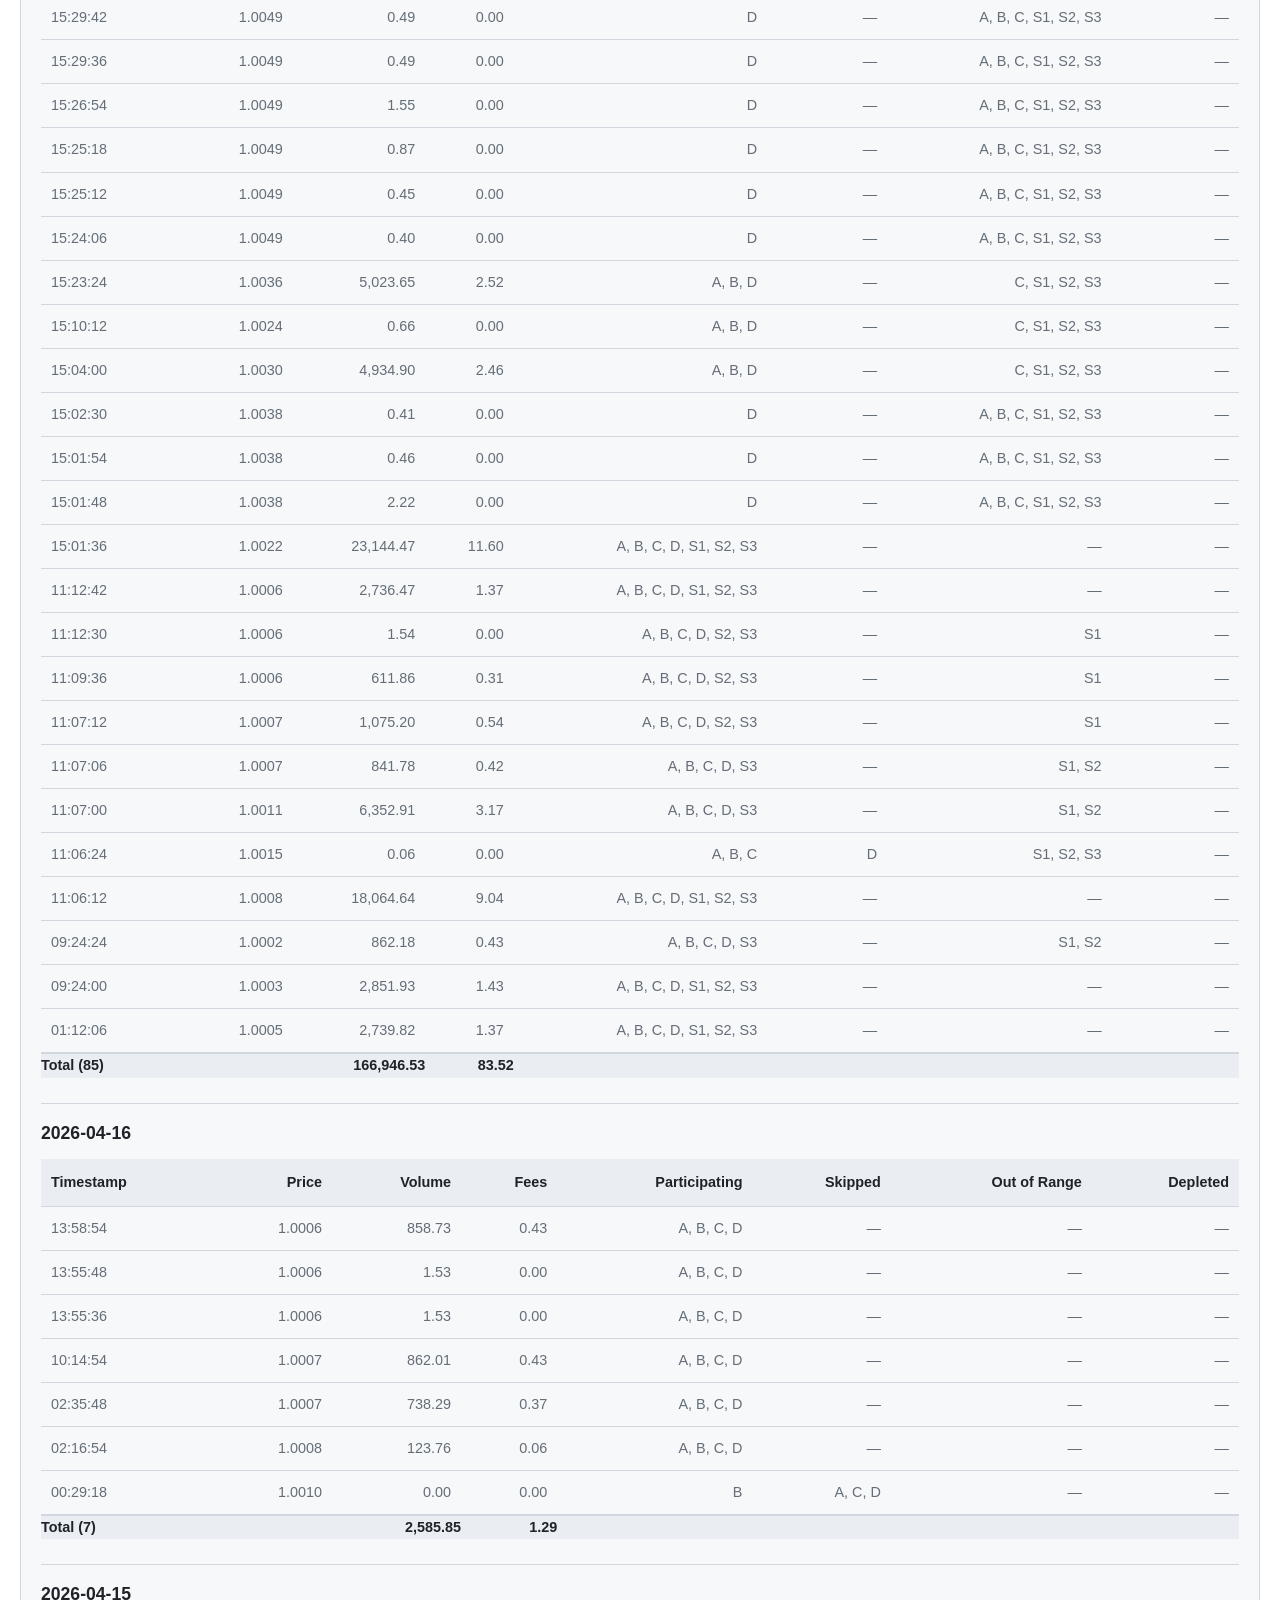
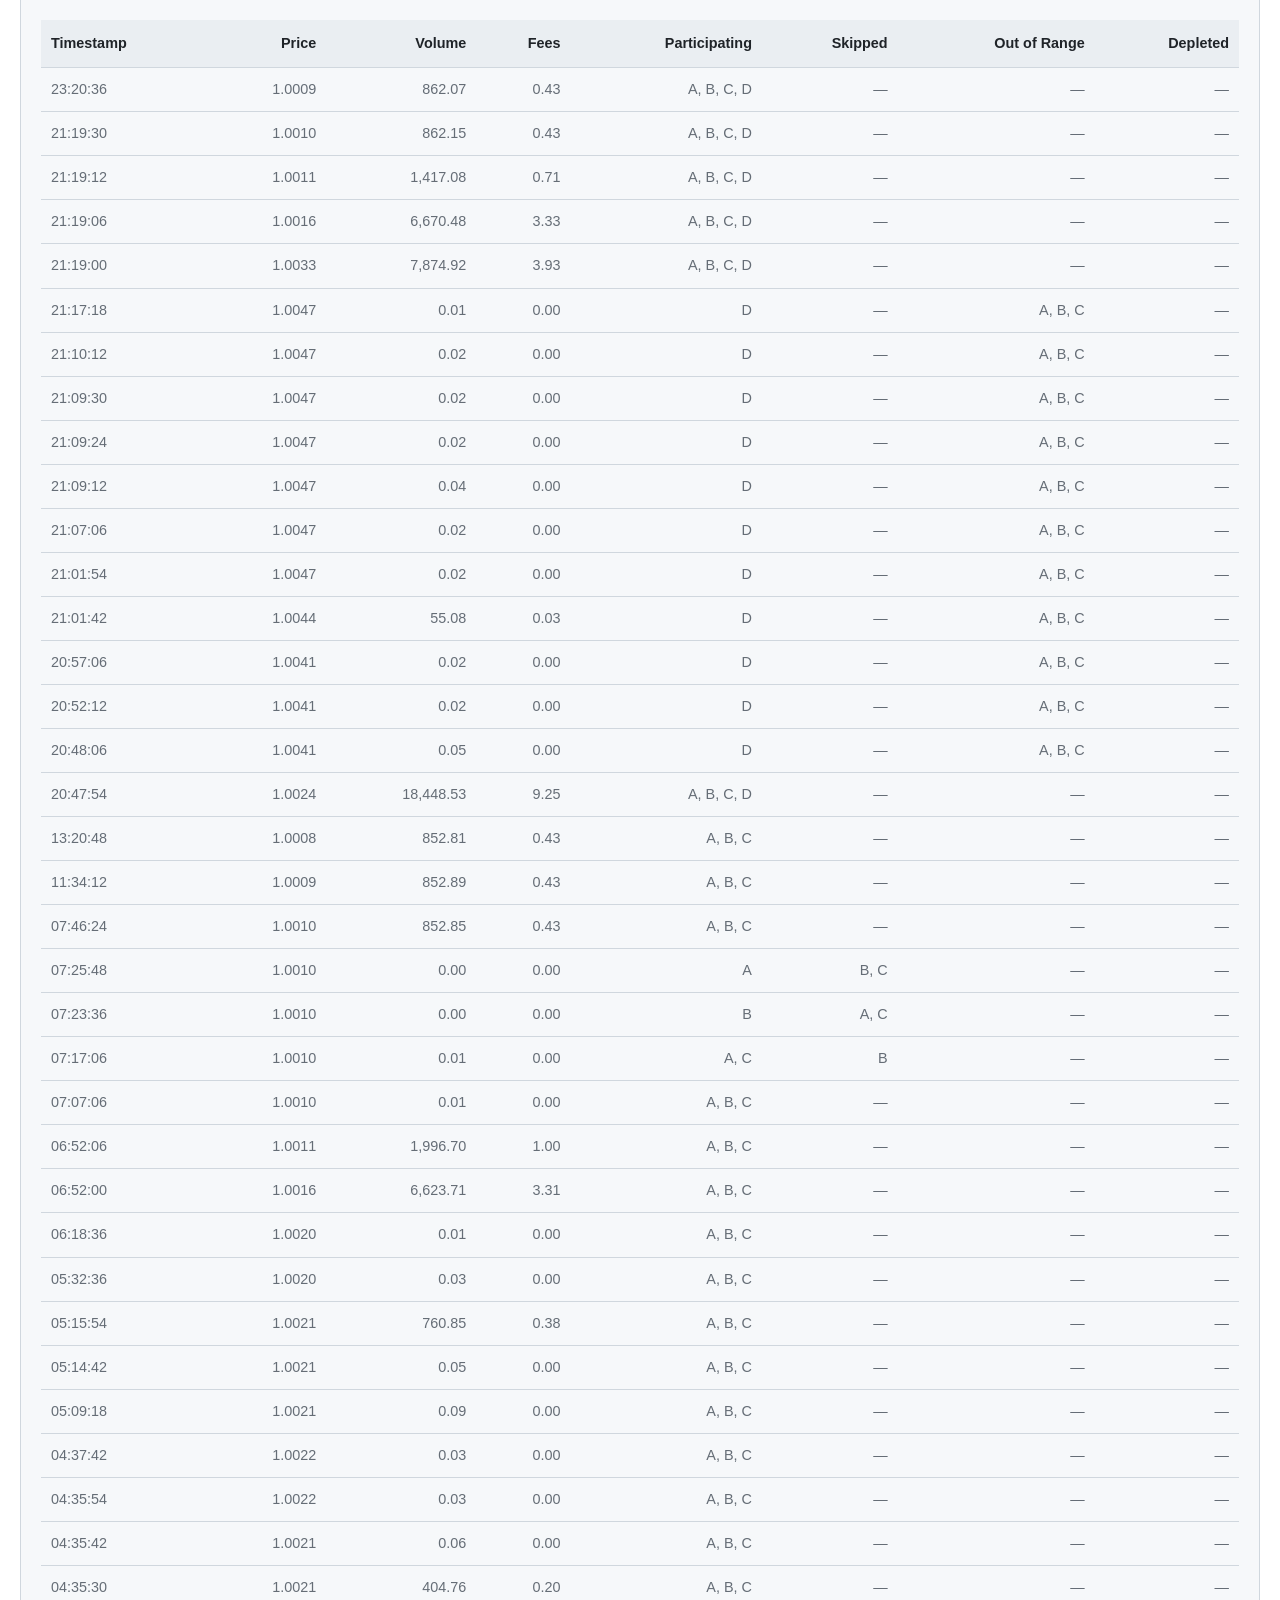
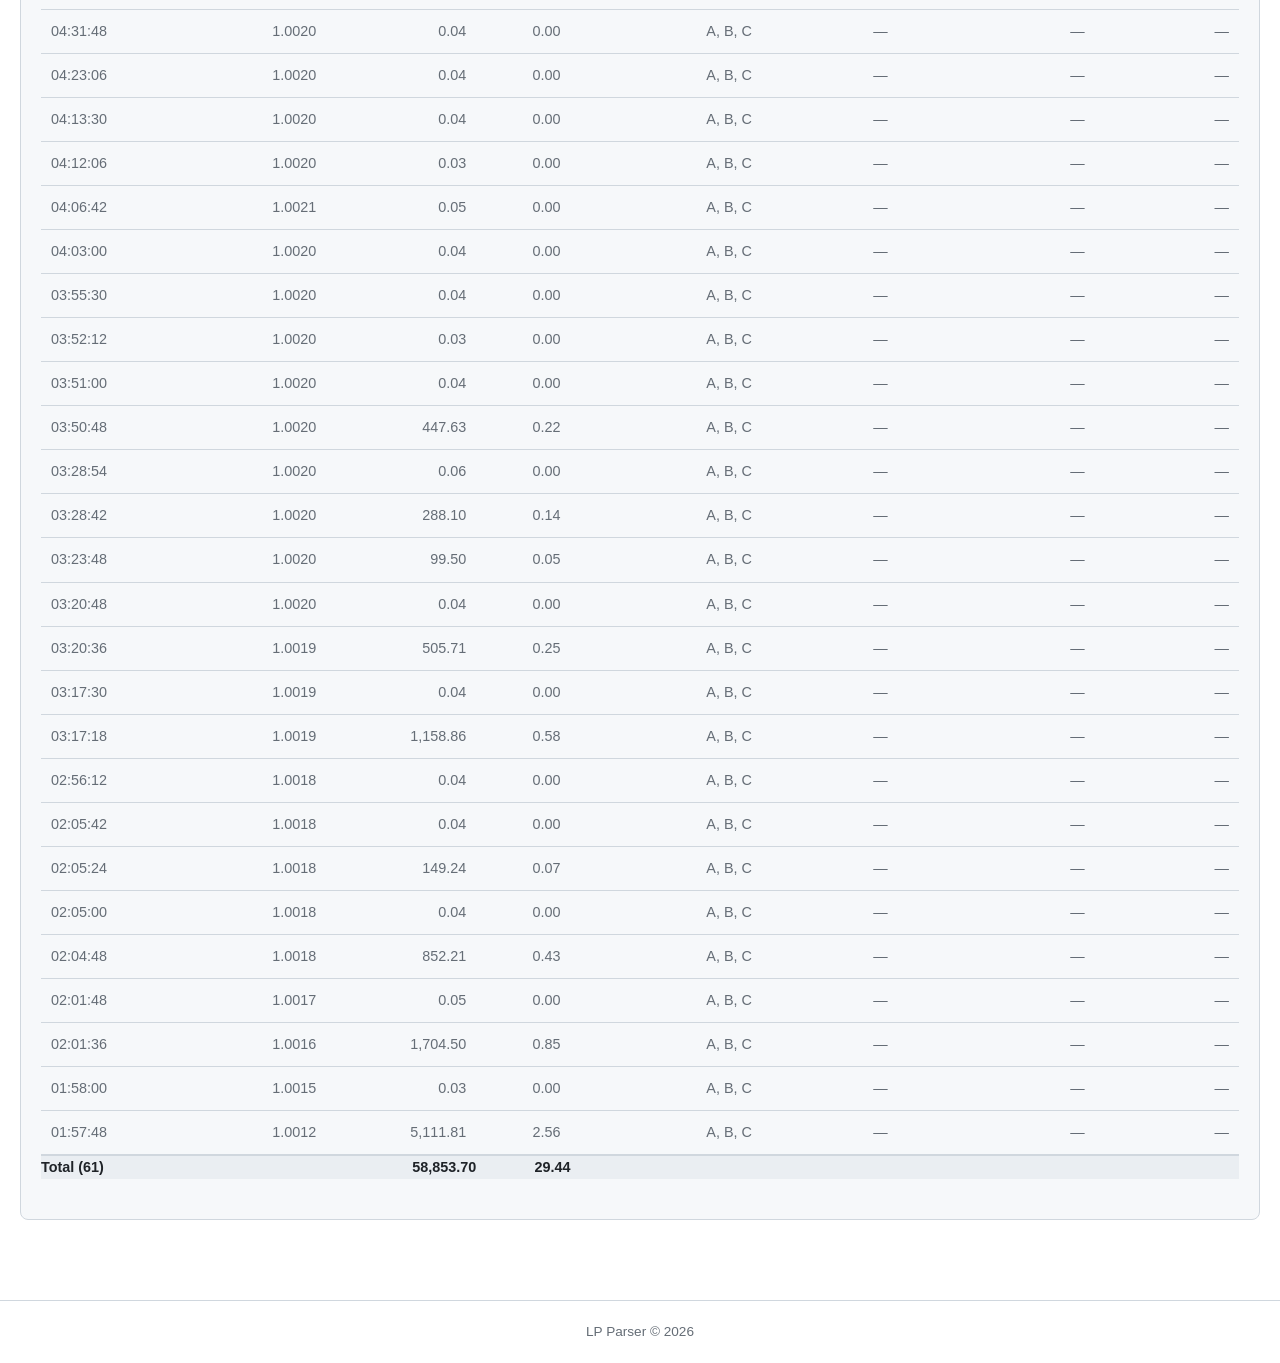
<file: site/trades.html>
<!DOCTYPE html>
<html lang="en">
<head>
  <meta charset="UTF-8">
  <meta name="viewport" content="width=device-width, initial-scale=1.0">
  <title>Trades — LP Parser</title>
  <link rel="stylesheet" href="css/style.css">
  <link rel="stylesheet" href="https://cdn.datatables.net/1.13.7/css/jquery.dataTables.min.css">
</head>
<body>
  <nav>
    <div class="nav-container">
      <a href="index.html" class="logo">LP Parser</a>
      <ul class="nav-links">
        <li><a href="index.html">Dashboard</a></li>
        <li><a href="status.html">Status</a></li>
        <li><a href="performance.html">Performance</a></li>
        <li><a href="prediction.html">Prediction</a></li>
        <li><a href="trades.html">Trades</a></li>
        <li><a href="distribution.html">Distribution</a></li>
        <li><a href="config.html">Config</a></li>
      </ul>
    </div>
  </nav>

  <div class="container">
    <div class="sub-nav">
      <a href="#latest" class="active">Latest Trades</a>
      <a href="#by-day">By Day</a>
    </div>

    <section id="latest" class="card">
      <div class="table-container" id="trades-latest">
<h3>Latest Trades</h3>
<table class="data-table"><thead><tr><th>Timestamp</th><th>Price</th><th>Volume</th><th>Fees</th><th>Participating</th><th>Skipped</th><th>Out of Range</th><th>Depleted</th></tr></thead><tbody><tr><td>2026-04-19 14:20:06</td><td>1.0013</td><td>0.50</td><td>0.00</td><td>A, B, C, D, S3</td><td>—</td><td>S1, S2</td><td>—</td></tr><tr><td>2026-04-19 14:19:36</td><td>1.0013</td><td>0.57</td><td>0.00</td><td>A, B, C, D, S3</td><td>—</td><td>S1, S2</td><td>—</td></tr><tr><td>2026-04-19 14:18:24</td><td>1.0012</td><td>1,525.74</td><td>0.76</td><td>A, B, C, D, S2, S3</td><td>—</td><td>S1</td><td>—</td></tr><tr><td>2026-04-19 13:52:06</td><td>1.0010</td><td>0.40</td><td>0.00</td><td>A, B, C, D, S2, S3</td><td>—</td><td>S1</td><td>—</td></tr><tr><td>2026-04-19 13:51:54</td><td>1.0011</td><td>2,652.90</td><td>1.33</td><td>A, B, C, D, S1, S2, S3</td><td>—</td><td>—</td><td>—</td></tr><tr><td>2026-04-19 12:57:18</td><td>1.0009</td><td>3.49</td><td>0.00</td><td>A, B, C, D, S1, S2, S3</td><td>—</td><td>—</td><td>—</td></tr><tr><td>2026-04-19 12:56:24</td><td>1.0013</td><td>6,724.54</td><td>3.36</td><td>A, B, C, D, S1, S2, S3</td><td>—</td><td>—</td><td>—</td></tr><tr><td>2026-04-19 12:48:12</td><td>1.0022</td><td>9,946.01</td><td>4.96</td><td>A, B, C, D</td><td>—</td><td>S1, S2, S3</td><td>—</td></tr><tr><td>2026-04-19 12:36:12</td><td>1.0030</td><td>0.27</td><td>0.00</td><td>A, B, D</td><td>—</td><td>C, S1, S2, S3</td><td>—</td></tr><tr><td>2026-04-19 12:36:00</td><td>1.0029</td><td>676.78</td><td>0.34</td><td>A, B, D</td><td>—</td><td>C, S1, S2, S3</td><td>—</td></tr><tr><td>2026-04-19 12:27:54</td><td>1.0028</td><td>0.23</td><td>0.00</td><td>A, B, D</td><td>—</td><td>C, S1, S2, S3</td><td>—</td></tr><tr><td>2026-04-19 12:27:36</td><td>1.0026</td><td>2,706.80</td><td>1.36</td><td>A, B, D</td><td>—</td><td>C, S1, S2, S3</td><td>—</td></tr><tr><td>2026-04-19 12:23:54</td><td>1.0025</td><td>0.25</td><td>0.00</td><td>A, B, D</td><td>—</td><td>C, S1, S2, S3</td><td>—</td></tr><tr><td>2026-04-19 12:23:42</td><td>1.0023</td><td>1,340.94</td><td>0.67</td><td>A, B, D</td><td>—</td><td>C, S1, S2, S3</td><td>—</td></tr><tr><td>2026-04-19 12:21:54</td><td>1.0023</td><td>0.22</td><td>0.00</td><td>A, B, D</td><td>—</td><td>C, S1, S2, S3</td><td>—</td></tr><tr><td>2026-04-19 12:21:24</td><td>1.0022</td><td>175.49</td><td>0.09</td><td>A, B, D</td><td>—</td><td>C, S1, S2, S3</td><td>—</td></tr><tr><td>2026-04-19 12:18:48</td><td>1.0022</td><td>648.98</td><td>0.32</td><td>A, B, D</td><td>—</td><td>C, S1, S2, S3</td><td>—</td></tr><tr><td>2026-04-19 12:07:36</td><td>1.0025</td><td>0.20</td><td>0.00</td><td>A, B, D</td><td>—</td><td>C, S1, S2, S3</td><td>—</td></tr><tr><td>2026-04-19 12:07:06</td><td>1.0023</td><td>176.23</td><td>0.09</td><td>A, B, D</td><td>—</td><td>C, S1, S2, S3</td><td>—</td></tr><tr><td>2026-04-19 12:06:12</td><td>1.0020</td><td>0.19</td><td>0.00</td><td>A, B, D</td><td>C</td><td>S1, S2, S3</td><td>—</td></tr><tr><td>2026-04-19 11:51:12</td><td>1.0022</td><td>0.44</td><td>0.00</td><td>A, B, D</td><td>—</td><td>C, S1, S2, S3</td><td>—</td></tr><tr><td>2026-04-19 11:46:24</td><td>1.0020</td><td>0.19</td><td>0.00</td><td>A, B, D</td><td>C</td><td>S1, S2, S3</td><td>—</td></tr><tr><td>2026-04-19 11:25:24</td><td>1.0020</td><td>0.12</td><td>0.00</td><td>A, B, D</td><td>C</td><td>S1, S2, S3</td><td>—</td></tr><tr><td>2026-04-19 11:20:00</td><td>1.0020</td><td>0.15</td><td>0.00</td><td>A, B, D</td><td>C</td><td>S1, S2, S3</td><td>—</td></tr><tr><td>2026-04-19 10:57:42</td><td>1.0020</td><td>0.18</td><td>0.00</td><td>A, B, D</td><td>C</td><td>S1, S2, S3</td><td>—</td></tr><tr><td>2026-04-19 10:57:24</td><td>1.0017</td><td>9,570.04</td><td>4.79</td><td>A, B, C, D, S2, S3</td><td>—</td><td>S1</td><td>—</td></tr><tr><td>2026-04-19 10:52:54</td><td>1.0014</td><td>4,976.26</td><td>2.49</td><td>A, B, C, D, S2, S3</td><td>—</td><td>S1</td><td>—</td></tr><tr><td>2026-04-19 10:52:48</td><td>1.0020</td><td>4,973.96</td><td>2.48</td><td>A, B, C, D</td><td>—</td><td>S1, S2, S3</td><td>—</td></tr><tr><td>2026-04-19 10:48:30</td><td>1.0023</td><td>0.24</td><td>0.00</td><td>A, B, D</td><td>—</td><td>C, S1, S2, S3</td><td>—</td></tr><tr><td>2026-04-19 10:48:12</td><td>1.0022</td><td>1,910.87</td><td>0.96</td><td>A, B, C, D</td><td>—</td><td>S1, S2, S3</td><td>—</td></tr><tr><td>2026-04-19 10:07:30</td><td>1.0020</td><td>0.28</td><td>0.00</td><td>A, B, C, D</td><td>—</td><td>S1, S2, S3</td><td>—</td></tr><tr><td>2026-04-19 10:07:18</td><td>1.0020</td><td>980.14</td><td>0.49</td><td>A, B, C, D</td><td>—</td><td>S1, S2, S3</td><td>—</td></tr><tr><td>2026-04-19 10:03:30</td><td>1.0020</td><td>0.25</td><td>0.00</td><td>A, B, C, D</td><td>—</td><td>S1, S2, S3</td><td>—</td></tr><tr><td>2026-04-19 10:02:18</td><td>1.0019</td><td>185.98</td><td>0.09</td><td>A, B, C, D</td><td>—</td><td>S1, S2, S3</td><td>—</td></tr><tr><td>2026-04-19 09:46:42</td><td>1.0019</td><td>0.15</td><td>0.00</td><td>A, B, C</td><td>D</td><td>S1, S2, S3</td><td>—</td></tr><tr><td>2026-04-19 09:46:30</td><td>1.0018</td><td>1,305.46</td><td>0.65</td><td>A, B, C, D</td><td>—</td><td>S1, S2, S3</td><td>—</td></tr><tr><td>2026-04-19 09:28:54</td><td>1.0018</td><td>0.35</td><td>0.00</td><td>A, B, C, D</td><td>—</td><td>S1, S2, S3</td><td>—</td></tr><tr><td>2026-04-19 09:28:42</td><td>1.0017</td><td>487.52</td><td>0.24</td><td>A, B, C, D</td><td>—</td><td>S1, S2, S3</td><td>—</td></tr><tr><td>2026-04-19 09:21:36</td><td>1.0015</td><td>0.17</td><td>0.00</td><td>A, B, C, D</td><td>—</td><td>S1, S2, S3</td><td>—</td></tr><tr><td>2026-04-19 09:21:24</td><td>1.0017</td><td>688.74</td><td>0.35</td><td>A, B, C, D</td><td>—</td><td>S1, S2, S3</td><td>—</td></tr><tr><td>2026-04-19 09:21:06</td><td>1.0017</td><td>1,011.58</td><td>0.51</td><td>A, B, C, D</td><td>—</td><td>S1, S2, S3</td><td>—</td></tr><tr><td>2026-04-19 09:13:30</td><td>1.0015</td><td>0.28</td><td>0.00</td><td>A, B, C, D</td><td>—</td><td>S1, S2, S3</td><td>—</td></tr><tr><td>2026-04-19 09:13:18</td><td>1.0014</td><td>7,449.06</td><td>3.73</td><td>A, B, C, D, S1, S2, S3</td><td>—</td><td>—</td><td>—</td></tr><tr><td>2026-04-19 08:43:36</td><td>1.0010</td><td>2.37</td><td>0.00</td><td>A, B, C, D, S1, S2, S3</td><td>—</td><td>—</td><td>—</td></tr><tr><td>2026-04-19 08:35:24</td><td>1.0010</td><td>0.00</td><td>0.00</td><td>S2, S3</td><td>A, B, C, D</td><td>S1</td><td>—</td></tr><tr><td>2026-04-19 08:26:42</td><td>1.0010</td><td>0.00</td><td>0.00</td><td>A</td><td>B, C, D, S2, S3</td><td>S1</td><td>—</td></tr><tr><td>2026-04-19 08:26:24</td><td>1.0022</td><td>16,822.88</td><td>8.40</td><td>A, B, C, D, S2, S3</td><td>—</td><td>S1</td><td>—</td></tr><tr><td>2026-04-19 08:21:06</td><td>1.0033</td><td>0.38</td><td>0.00</td><td>B, D</td><td>—</td><td>A, C, S1, S2, S3</td><td>—</td></tr><tr><td>2026-04-19 08:20:54</td><td>1.0021</td><td>20,345.78</td><td>10.20</td><td>A, B, C, D, S1, S2, S3</td><td>—</td><td>—</td><td>—</td></tr><tr><td>2026-04-18 14:52:18</td><td>1.0008</td><td>215.70</td><td>0.11</td><td>A, B, C, D</td><td>—</td><td>S1, S2, S3</td><td>—</td></tr></tbody></table>

</div>
    </section>

    <section id="by-day" class="card">
      <div class="table-container" id="trades-by-day">
<h3>2026-04-19</h3>
<table class="data-table"><thead><tr><th>Timestamp</th><th>Price</th><th>Volume</th><th>Fees</th><th>Participating</th><th>Skipped</th><th>Out of Range</th><th>Depleted</th></tr></thead><tbody><tr><td>14:20:06</td><td>1.0013</td><td>0.50</td><td>0.00</td><td>A, B, C, D, S3</td><td>—</td><td>S1, S2</td><td>—</td></tr><tr><td>14:19:36</td><td>1.0013</td><td>0.57</td><td>0.00</td><td>A, B, C, D, S3</td><td>—</td><td>S1, S2</td><td>—</td></tr><tr><td>14:18:24</td><td>1.0012</td><td>1,525.74</td><td>0.76</td><td>A, B, C, D, S2, S3</td><td>—</td><td>S1</td><td>—</td></tr><tr><td>13:52:06</td><td>1.0010</td><td>0.40</td><td>0.00</td><td>A, B, C, D, S2, S3</td><td>—</td><td>S1</td><td>—</td></tr><tr><td>13:51:54</td><td>1.0011</td><td>2,652.90</td><td>1.33</td><td>A, B, C, D, S1, S2, S3</td><td>—</td><td>—</td><td>—</td></tr><tr><td>12:57:18</td><td>1.0009</td><td>3.49</td><td>0.00</td><td>A, B, C, D, S1, S2, S3</td><td>—</td><td>—</td><td>—</td></tr><tr><td>12:56:24</td><td>1.0013</td><td>6,724.54</td><td>3.36</td><td>A, B, C, D, S1, S2, S3</td><td>—</td><td>—</td><td>—</td></tr><tr><td>12:48:12</td><td>1.0022</td><td>9,946.01</td><td>4.96</td><td>A, B, C, D</td><td>—</td><td>S1, S2, S3</td><td>—</td></tr><tr><td>12:36:12</td><td>1.0030</td><td>0.27</td><td>0.00</td><td>A, B, D</td><td>—</td><td>C, S1, S2, S3</td><td>—</td></tr><tr><td>12:36:00</td><td>1.0029</td><td>676.78</td><td>0.34</td><td>A, B, D</td><td>—</td><td>C, S1, S2, S3</td><td>—</td></tr><tr><td>12:27:54</td><td>1.0028</td><td>0.23</td><td>0.00</td><td>A, B, D</td><td>—</td><td>C, S1, S2, S3</td><td>—</td></tr><tr><td>12:27:36</td><td>1.0026</td><td>2,706.80</td><td>1.36</td><td>A, B, D</td><td>—</td><td>C, S1, S2, S3</td><td>—</td></tr><tr><td>12:23:54</td><td>1.0025</td><td>0.25</td><td>0.00</td><td>A, B, D</td><td>—</td><td>C, S1, S2, S3</td><td>—</td></tr><tr><td>12:23:42</td><td>1.0023</td><td>1,340.94</td><td>0.67</td><td>A, B, D</td><td>—</td><td>C, S1, S2, S3</td><td>—</td></tr><tr><td>12:21:54</td><td>1.0023</td><td>0.22</td><td>0.00</td><td>A, B, D</td><td>—</td><td>C, S1, S2, S3</td><td>—</td></tr><tr><td>12:21:24</td><td>1.0022</td><td>175.49</td><td>0.09</td><td>A, B, D</td><td>—</td><td>C, S1, S2, S3</td><td>—</td></tr><tr><td>12:18:48</td><td>1.0022</td><td>648.98</td><td>0.32</td><td>A, B, D</td><td>—</td><td>C, S1, S2, S3</td><td>—</td></tr><tr><td>12:07:36</td><td>1.0025</td><td>0.20</td><td>0.00</td><td>A, B, D</td><td>—</td><td>C, S1, S2, S3</td><td>—</td></tr><tr><td>12:07:06</td><td>1.0023</td><td>176.23</td><td>0.09</td><td>A, B, D</td><td>—</td><td>C, S1, S2, S3</td><td>—</td></tr><tr><td>12:06:12</td><td>1.0020</td><td>0.19</td><td>0.00</td><td>A, B, D</td><td>C</td><td>S1, S2, S3</td><td>—</td></tr><tr><td>11:51:12</td><td>1.0022</td><td>0.44</td><td>0.00</td><td>A, B, D</td><td>—</td><td>C, S1, S2, S3</td><td>—</td></tr><tr><td>11:46:24</td><td>1.0020</td><td>0.19</td><td>0.00</td><td>A, B, D</td><td>C</td><td>S1, S2, S3</td><td>—</td></tr><tr><td>11:25:24</td><td>1.0020</td><td>0.12</td><td>0.00</td><td>A, B, D</td><td>C</td><td>S1, S2, S3</td><td>—</td></tr><tr><td>11:20:00</td><td>1.0020</td><td>0.15</td><td>0.00</td><td>A, B, D</td><td>C</td><td>S1, S2, S3</td><td>—</td></tr><tr><td>10:57:42</td><td>1.0020</td><td>0.18</td><td>0.00</td><td>A, B, D</td><td>C</td><td>S1, S2, S3</td><td>—</td></tr><tr><td>10:57:24</td><td>1.0017</td><td>9,570.04</td><td>4.79</td><td>A, B, C, D, S2, S3</td><td>—</td><td>S1</td><td>—</td></tr><tr><td>10:52:54</td><td>1.0014</td><td>4,976.26</td><td>2.49</td><td>A, B, C, D, S2, S3</td><td>—</td><td>S1</td><td>—</td></tr><tr><td>10:52:48</td><td>1.0020</td><td>4,973.96</td><td>2.48</td><td>A, B, C, D</td><td>—</td><td>S1, S2, S3</td><td>—</td></tr><tr><td>10:48:30</td><td>1.0023</td><td>0.24</td><td>0.00</td><td>A, B, D</td><td>—</td><td>C, S1, S2, S3</td><td>—</td></tr><tr><td>10:48:12</td><td>1.0022</td><td>1,910.87</td><td>0.96</td><td>A, B, C, D</td><td>—</td><td>S1, S2, S3</td><td>—</td></tr><tr><td>10:07:30</td><td>1.0020</td><td>0.28</td><td>0.00</td><td>A, B, C, D</td><td>—</td><td>S1, S2, S3</td><td>—</td></tr><tr><td>10:07:18</td><td>1.0020</td><td>980.14</td><td>0.49</td><td>A, B, C, D</td><td>—</td><td>S1, S2, S3</td><td>—</td></tr><tr><td>10:03:30</td><td>1.0020</td><td>0.25</td><td>0.00</td><td>A, B, C, D</td><td>—</td><td>S1, S2, S3</td><td>—</td></tr><tr><td>10:02:18</td><td>1.0019</td><td>185.98</td><td>0.09</td><td>A, B, C, D</td><td>—</td><td>S1, S2, S3</td><td>—</td></tr><tr><td>09:46:42</td><td>1.0019</td><td>0.15</td><td>0.00</td><td>A, B, C</td><td>D</td><td>S1, S2, S3</td><td>—</td></tr><tr><td>09:46:30</td><td>1.0018</td><td>1,305.46</td><td>0.65</td><td>A, B, C, D</td><td>—</td><td>S1, S2, S3</td><td>—</td></tr><tr><td>09:28:54</td><td>1.0018</td><td>0.35</td><td>0.00</td><td>A, B, C, D</td><td>—</td><td>S1, S2, S3</td><td>—</td></tr><tr><td>09:28:42</td><td>1.0017</td><td>487.52</td><td>0.24</td><td>A, B, C, D</td><td>—</td><td>S1, S2, S3</td><td>—</td></tr><tr><td>09:21:36</td><td>1.0015</td><td>0.17</td><td>0.00</td><td>A, B, C, D</td><td>—</td><td>S1, S2, S3</td><td>—</td></tr><tr><td>09:21:24</td><td>1.0017</td><td>688.74</td><td>0.35</td><td>A, B, C, D</td><td>—</td><td>S1, S2, S3</td><td>—</td></tr><tr><td>09:21:06</td><td>1.0017</td><td>1,011.58</td><td>0.51</td><td>A, B, C, D</td><td>—</td><td>S1, S2, S3</td><td>—</td></tr><tr><td>09:13:30</td><td>1.0015</td><td>0.28</td><td>0.00</td><td>A, B, C, D</td><td>—</td><td>S1, S2, S3</td><td>—</td></tr><tr><td>09:13:18</td><td>1.0014</td><td>7,449.06</td><td>3.73</td><td>A, B, C, D, S1, S2, S3</td><td>—</td><td>—</td><td>—</td></tr><tr><td>08:43:36</td><td>1.0010</td><td>2.37</td><td>0.00</td><td>A, B, C, D, S1, S2, S3</td><td>—</td><td>—</td><td>—</td></tr><tr><td>08:35:24</td><td>1.0010</td><td>0.00</td><td>0.00</td><td>S2, S3</td><td>A, B, C, D</td><td>S1</td><td>—</td></tr><tr><td>08:26:42</td><td>1.0010</td><td>0.00</td><td>0.00</td><td>A</td><td>B, C, D, S2, S3</td><td>S1</td><td>—</td></tr><tr><td>08:26:24</td><td>1.0022</td><td>16,822.88</td><td>8.40</td><td>A, B, C, D, S2, S3</td><td>—</td><td>S1</td><td>—</td></tr><tr><td>08:21:06</td><td>1.0033</td><td>0.38</td><td>0.00</td><td>B, D</td><td>—</td><td>A, C, S1, S2, S3</td><td>—</td></tr><tr><td>08:20:54</td><td>1.0021</td><td>20,345.78</td><td>10.20</td><td>A, B, C, D, S1, S2, S3</td><td>—</td><td>—</td><td>—</td></tr></tbody><tfoot><tr><td><strong>Total (49)</strong></td><td><strong></strong></td><td><strong>97,294.54</strong></td><td><strong>48.67</strong></td><td><strong></strong></td><td><strong></strong></td><td><strong></strong></td><td><strong></strong></td></tr></tfoot></table>
<h3>2026-04-18</h3>
<table class="data-table"><thead><tr><th>Timestamp</th><th>Price</th><th>Volume</th><th>Fees</th><th>Participating</th><th>Skipped</th><th>Out of Range</th><th>Depleted</th></tr></thead><tbody><tr><td>14:52:18</td><td>1.0008</td><td>215.70</td><td>0.11</td><td>A, B, C, D</td><td>—</td><td>S1, S2, S3</td><td>—</td></tr><tr><td>14:36:30</td><td>1.0009</td><td>0.06</td><td>0.00</td><td>A, B, C</td><td>D</td><td>S1, S2, S3</td><td>—</td></tr><tr><td>14:24:12</td><td>1.0009</td><td>0.04</td><td>0.00</td><td>A, B, C</td><td>D</td><td>S1, S2, S3</td><td>—</td></tr><tr><td>14:12:18</td><td>1.0008</td><td>152.24</td><td>0.08</td><td>A, B, C, D</td><td>—</td><td>S1, S2, S3</td><td>—</td></tr><tr><td>13:34:48</td><td>1.0008</td><td>1,529.24</td><td>0.77</td><td>A, B, C, D, S3</td><td>—</td><td>S1, S2</td><td>—</td></tr></tbody><tfoot><tr><td><strong>Total (5)</strong></td><td><strong></strong></td><td><strong>1,897.28</strong></td><td><strong>0.95</strong></td><td><strong></strong></td><td><strong></strong></td><td><strong></strong></td><td><strong></strong></td></tr></tfoot></table>
<h3>2026-04-17</h3>
<table class="data-table"><thead><tr><th>Timestamp</th><th>Price</th><th>Volume</th><th>Fees</th><th>Participating</th><th>Skipped</th><th>Out of Range</th><th>Depleted</th></tr></thead><tbody><tr><td>22:43:48</td><td>1.0008</td><td>1,161.99</td><td>0.58</td><td>A, B, C, D, S3</td><td>—</td><td>S1, S2</td><td>—</td></tr><tr><td>21:58:00</td><td>1.0009</td><td>862.12</td><td>0.43</td><td>A, B, C, D</td><td>—</td><td>S1, S2, S3</td><td>—</td></tr><tr><td>20:33:48</td><td>1.0012</td><td>5,132.97</td><td>2.56</td><td>A, B, C, D</td><td>—</td><td>S1, S2, S3</td><td>—</td></tr><tr><td>20:09:48</td><td>1.0015</td><td>0.07</td><td>0.00</td><td>A, B, C, D</td><td>—</td><td>S1, S2, S3</td><td>—</td></tr><tr><td>20:01:12</td><td>1.0017</td><td>3,532.37</td><td>1.76</td><td>A, B, C, D</td><td>—</td><td>S1, S2, S3</td><td>—</td></tr><tr><td>19:57:24</td><td>1.0019</td><td>0.09</td><td>0.00</td><td>A, B, C</td><td>D</td><td>S1, S2, S3</td><td>—</td></tr><tr><td>19:37:54</td><td>1.0019</td><td>0.05</td><td>0.00</td><td>A, B, C</td><td>D</td><td>S1, S2, S3</td><td>—</td></tr><tr><td>19:37:42</td><td>1.0020</td><td>0.11</td><td>0.00</td><td>A, B, C, D</td><td>—</td><td>S1, S2, S3</td><td>—</td></tr><tr><td>19:30:36</td><td>1.0023</td><td>5,886.50</td><td>2.94</td><td>A, B, C, D</td><td>—</td><td>S1, S2, S3</td><td>—</td></tr><tr><td>19:28:00</td><td>1.0028</td><td>776.20</td><td>0.39</td><td>A, B, D</td><td>—</td><td>C, S1, S2, S3</td><td>—</td></tr><tr><td>19:25:42</td><td>1.0029</td><td>493.76</td><td>0.25</td><td>A, B, D</td><td>—</td><td>C, S1, S2, S3</td><td>—</td></tr><tr><td>19:16:00</td><td>1.0030</td><td>0.04</td><td>0.00</td><td>B, D</td><td>—</td><td>A, C, S1, S2, S3</td><td>—</td></tr><tr><td>19:14:54</td><td>1.0030</td><td>0.04</td><td>0.00</td><td>B, D</td><td>—</td><td>A, C, S1, S2, S3</td><td>—</td></tr><tr><td>19:14:24</td><td>1.0030</td><td>0.05</td><td>0.00</td><td>B, D</td><td>—</td><td>A, C, S1, S2, S3</td><td>—</td></tr><tr><td>19:08:12</td><td>1.0030</td><td>0.05</td><td>0.00</td><td>B, D</td><td>—</td><td>A, C, S1, S2, S3</td><td>—</td></tr><tr><td>19:04:48</td><td>1.0030</td><td>0.05</td><td>0.00</td><td>B, D</td><td>—</td><td>A, C, S1, S2, S3</td><td>—</td></tr><tr><td>19:02:54</td><td>1.0030</td><td>0.13</td><td>0.00</td><td>B, D</td><td>—</td><td>A, C, S1, S2, S3</td><td>—</td></tr><tr><td>18:57:24</td><td>1.0030</td><td>0.07</td><td>0.00</td><td>B, D</td><td>—</td><td>A, C, S1, S2, S3</td><td>—</td></tr><tr><td>18:55:48</td><td>1.0030</td><td>0.06</td><td>0.00</td><td>B, D</td><td>—</td><td>A, C, S1, S2, S3</td><td>—</td></tr><tr><td>18:53:48</td><td>1.0030</td><td>0.08</td><td>0.00</td><td>B, D</td><td>—</td><td>A, C, S1, S2, S3</td><td>—</td></tr><tr><td>18:51:48</td><td>1.0029</td><td>0.13</td><td>0.00</td><td>B, D</td><td>A</td><td>C, S1, S2, S3</td><td>—</td></tr><tr><td>18:48:54</td><td>1.0030</td><td>0.07</td><td>0.00</td><td>B, D</td><td>—</td><td>A, C, S1, S2, S3</td><td>—</td></tr><tr><td>18:42:48</td><td>1.0035</td><td>941.01</td><td>0.47</td><td>B, D</td><td>—</td><td>A, C, S1, S2, S3</td><td>—</td></tr><tr><td>18:41:18</td><td>1.0041</td><td>0.05</td><td>0.00</td><td>D</td><td>—</td><td>A, B, C, S1, S2, S3</td><td>—</td></tr><tr><td>18:33:06</td><td>1.0041</td><td>0.06</td><td>0.00</td><td>D</td><td>—</td><td>A, B, C, S1, S2, S3</td><td>—</td></tr><tr><td>18:31:18</td><td>1.0041</td><td>0.05</td><td>0.00</td><td>D</td><td>—</td><td>A, B, C, S1, S2, S3</td><td>—</td></tr><tr><td>18:30:12</td><td>1.0041</td><td>0.32</td><td>0.00</td><td>D</td><td>—</td><td>A, B, C, S1, S2, S3</td><td>—</td></tr><tr><td>18:30:00</td><td>1.0025</td><td>16,728.64</td><td>8.39</td><td>A, B, C, D</td><td>—</td><td>S1, S2, S3</td><td>—</td></tr><tr><td>18:27:24</td><td>1.0011</td><td>3,964.81</td><td>1.98</td><td>A, B, C, D</td><td>—</td><td>S1, S2, S3</td><td>—</td></tr><tr><td>18:17:12</td><td>1.0014</td><td>994.69</td><td>0.50</td><td>A, B, C, D</td><td>—</td><td>S1, S2, S3</td><td>—</td></tr><tr><td>18:00:06</td><td>1.0015</td><td>0.08</td><td>0.00</td><td>A, B, C</td><td>D</td><td>S1, S2, S3</td><td>—</td></tr><tr><td>17:59:54</td><td>1.0012</td><td>4,093.56</td><td>2.05</td><td>A, B, C, D</td><td>—</td><td>S1, S2, S3</td><td>—</td></tr><tr><td>17:38:12</td><td>1.0025</td><td>15,908.06</td><td>7.94</td><td>A, B, C, D</td><td>—</td><td>S1, S2, S3</td><td>—</td></tr><tr><td>17:32:42</td><td>1.0041</td><td>0.11</td><td>0.00</td><td>D</td><td>—</td><td>A, B, C, S1, S2, S3</td><td>—</td></tr><tr><td>17:23:48</td><td>1.0041</td><td>0.12</td><td>0.00</td><td>D</td><td>—</td><td>A, B, C, S1, S2, S3</td><td>—</td></tr><tr><td>17:22:54</td><td>1.0041</td><td>0.12</td><td>0.00</td><td>D</td><td>—</td><td>A, B, C, S1, S2, S3</td><td>—</td></tr><tr><td>17:20:48</td><td>1.0041</td><td>0.10</td><td>0.00</td><td>D</td><td>—</td><td>A, B, C, S1, S2, S3</td><td>—</td></tr><tr><td>17:18:12</td><td>1.0041</td><td>0.11</td><td>0.00</td><td>D</td><td>—</td><td>A, B, C, S1, S2, S3</td><td>—</td></tr><tr><td>17:18:00</td><td>1.0041</td><td>0.57</td><td>0.00</td><td>D</td><td>—</td><td>A, B, C, S1, S2, S3</td><td>—</td></tr><tr><td>17:17:48</td><td>1.0035</td><td>1,178.09</td><td>0.59</td><td>A, B, D</td><td>—</td><td>C, S1, S2, S3</td><td>—</td></tr><tr><td>16:59:36</td><td>1.0028</td><td>0.28</td><td>0.00</td><td>A, B, D</td><td>—</td><td>C, S1, S2, S3</td><td>—</td></tr><tr><td>16:50:24</td><td>1.0028</td><td>0.31</td><td>0.00</td><td>A, B, D</td><td>—</td><td>C, S1, S2, S3</td><td>—</td></tr><tr><td>16:40:12</td><td>1.0028</td><td>0.33</td><td>0.00</td><td>A, B, D</td><td>—</td><td>C, S1, S2, S3</td><td>—</td></tr><tr><td>16:39:42</td><td>1.0028</td><td>0.38</td><td>0.00</td><td>A, B, D</td><td>—</td><td>C, S1, S2, S3</td><td>—</td></tr><tr><td>16:39:30</td><td>1.0028</td><td>671.12</td><td>0.34</td><td>A, B, D</td><td>—</td><td>C, S1, S2, S3</td><td>—</td></tr><tr><td>16:36:12</td><td>1.0036</td><td>1,889.98</td><td>0.94</td><td>A, B, D</td><td>—</td><td>C, S1, S2, S3</td><td>—</td></tr><tr><td>16:33:48</td><td>1.0045</td><td>0.15</td><td>0.00</td><td>D</td><td>—</td><td>A, B, C, S1, S2, S3</td><td>—</td></tr><tr><td>16:33:06</td><td>1.0045</td><td>0.42</td><td>0.00</td><td>D</td><td>—</td><td>A, B, C, S1, S2, S3</td><td>—</td></tr><tr><td>16:32:24</td><td>1.0045</td><td>0.16</td><td>0.00</td><td>D</td><td>—</td><td>A, B, C, S1, S2, S3</td><td>—</td></tr><tr><td>16:31:42</td><td>1.0045</td><td>0.30</td><td>0.00</td><td>D</td><td>—</td><td>A, B, C, S1, S2, S3</td><td>—</td></tr><tr><td>16:31:30</td><td>1.0038</td><td>825.34</td><td>0.41</td><td>B, D</td><td>—</td><td>A, C, S1, S2, S3</td><td>—</td></tr><tr><td>16:31:18</td><td>1.0036</td><td>800.11</td><td>0.40</td><td>B, D</td><td>—</td><td>A, C, S1, S2, S3</td><td>—</td></tr><tr><td>16:24:36</td><td>1.0042</td><td>0.19</td><td>0.00</td><td>D</td><td>—</td><td>A, B, C, S1, S2, S3</td><td>—</td></tr><tr><td>16:23:24</td><td>1.0042</td><td>0.40</td><td>0.00</td><td>D</td><td>—</td><td>A, B, C, S1, S2, S3</td><td>—</td></tr><tr><td>16:23:12</td><td>1.0026</td><td>15,876.96</td><td>7.96</td><td>A, B, C, D</td><td>—</td><td>S1, S2, S3</td><td>—</td></tr><tr><td>16:05:00</td><td>1.0018</td><td>13,097.02</td><td>6.54</td><td>A, B, C, D</td><td>—</td><td>S1, S2, S3</td><td>—</td></tr><tr><td>15:52:30</td><td>1.0027</td><td>0.77</td><td>0.00</td><td>A, B, D</td><td>—</td><td>C, S1, S2, S3</td><td>—</td></tr><tr><td>15:51:24</td><td>1.0037</td><td>2,872.24</td><td>1.43</td><td>A, B, D</td><td>—</td><td>C, S1, S2, S3</td><td>—</td></tr><tr><td>15:46:18</td><td>1.0048</td><td>0.85</td><td>0.00</td><td>D</td><td>—</td><td>A, B, C, S1, S2, S3</td><td>—</td></tr><tr><td>15:31:12</td><td>1.0049</td><td>1.87</td><td>0.00</td><td>D</td><td>—</td><td>A, B, C, S1, S2, S3</td><td>—</td></tr><tr><td>15:31:00</td><td>1.0049</td><td>0.39</td><td>0.00</td><td>D</td><td>—</td><td>A, B, C, S1, S2, S3</td><td>—</td></tr><tr><td>15:29:42</td><td>1.0049</td><td>0.49</td><td>0.00</td><td>D</td><td>—</td><td>A, B, C, S1, S2, S3</td><td>—</td></tr><tr><td>15:29:36</td><td>1.0049</td><td>0.49</td><td>0.00</td><td>D</td><td>—</td><td>A, B, C, S1, S2, S3</td><td>—</td></tr><tr><td>15:26:54</td><td>1.0049</td><td>1.55</td><td>0.00</td><td>D</td><td>—</td><td>A, B, C, S1, S2, S3</td><td>—</td></tr><tr><td>15:25:18</td><td>1.0049</td><td>0.87</td><td>0.00</td><td>D</td><td>—</td><td>A, B, C, S1, S2, S3</td><td>—</td></tr><tr><td>15:25:12</td><td>1.0049</td><td>0.45</td><td>0.00</td><td>D</td><td>—</td><td>A, B, C, S1, S2, S3</td><td>—</td></tr><tr><td>15:24:06</td><td>1.0049</td><td>0.40</td><td>0.00</td><td>D</td><td>—</td><td>A, B, C, S1, S2, S3</td><td>—</td></tr><tr><td>15:23:24</td><td>1.0036</td><td>5,023.65</td><td>2.52</td><td>A, B, D</td><td>—</td><td>C, S1, S2, S3</td><td>—</td></tr><tr><td>15:10:12</td><td>1.0024</td><td>0.66</td><td>0.00</td><td>A, B, D</td><td>—</td><td>C, S1, S2, S3</td><td>—</td></tr><tr><td>15:04:00</td><td>1.0030</td><td>4,934.90</td><td>2.46</td><td>A, B, D</td><td>—</td><td>C, S1, S2, S3</td><td>—</td></tr><tr><td>15:02:30</td><td>1.0038</td><td>0.41</td><td>0.00</td><td>D</td><td>—</td><td>A, B, C, S1, S2, S3</td><td>—</td></tr><tr><td>15:01:54</td><td>1.0038</td><td>0.46</td><td>0.00</td><td>D</td><td>—</td><td>A, B, C, S1, S2, S3</td><td>—</td></tr><tr><td>15:01:48</td><td>1.0038</td><td>2.22</td><td>0.00</td><td>D</td><td>—</td><td>A, B, C, S1, S2, S3</td><td>—</td></tr><tr><td>15:01:36</td><td>1.0022</td><td>23,144.47</td><td>11.60</td><td>A, B, C, D, S1, S2, S3</td><td>—</td><td>—</td><td>—</td></tr><tr><td>11:12:42</td><td>1.0006</td><td>2,736.47</td><td>1.37</td><td>A, B, C, D, S1, S2, S3</td><td>—</td><td>—</td><td>—</td></tr><tr><td>11:12:30</td><td>1.0006</td><td>1.54</td><td>0.00</td><td>A, B, C, D, S2, S3</td><td>—</td><td>S1</td><td>—</td></tr><tr><td>11:09:36</td><td>1.0006</td><td>611.86</td><td>0.31</td><td>A, B, C, D, S2, S3</td><td>—</td><td>S1</td><td>—</td></tr><tr><td>11:07:12</td><td>1.0007</td><td>1,075.20</td><td>0.54</td><td>A, B, C, D, S2, S3</td><td>—</td><td>S1</td><td>—</td></tr><tr><td>11:07:06</td><td>1.0007</td><td>841.78</td><td>0.42</td><td>A, B, C, D, S3</td><td>—</td><td>S1, S2</td><td>—</td></tr><tr><td>11:07:00</td><td>1.0011</td><td>6,352.91</td><td>3.17</td><td>A, B, C, D, S3</td><td>—</td><td>S1, S2</td><td>—</td></tr><tr><td>11:06:24</td><td>1.0015</td><td>0.06</td><td>0.00</td><td>A, B, C</td><td>D</td><td>S1, S2, S3</td><td>—</td></tr><tr><td>11:06:12</td><td>1.0008</td><td>18,064.64</td><td>9.04</td><td>A, B, C, D, S1, S2, S3</td><td>—</td><td>—</td><td>—</td></tr><tr><td>09:24:24</td><td>1.0002</td><td>862.18</td><td>0.43</td><td>A, B, C, D, S3</td><td>—</td><td>S1, S2</td><td>—</td></tr><tr><td>09:24:00</td><td>1.0003</td><td>2,851.93</td><td>1.43</td><td>A, B, C, D, S1, S2, S3</td><td>—</td><td>—</td><td>—</td></tr><tr><td>01:12:06</td><td>1.0005</td><td>2,739.82</td><td>1.37</td><td>A, B, C, D, S1, S2, S3</td><td>—</td><td>—</td><td>—</td></tr></tbody><tfoot><tr><td><strong>Total (85)</strong></td><td><strong></strong></td><td><strong>166,946.53</strong></td><td><strong>83.52</strong></td><td><strong></strong></td><td><strong></strong></td><td><strong></strong></td><td><strong></strong></td></tr></tfoot></table>
<h3>2026-04-16</h3>
<table class="data-table"><thead><tr><th>Timestamp</th><th>Price</th><th>Volume</th><th>Fees</th><th>Participating</th><th>Skipped</th><th>Out of Range</th><th>Depleted</th></tr></thead><tbody><tr><td>13:58:54</td><td>1.0006</td><td>858.73</td><td>0.43</td><td>A, B, C, D</td><td>—</td><td>—</td><td>—</td></tr><tr><td>13:55:48</td><td>1.0006</td><td>1.53</td><td>0.00</td><td>A, B, C, D</td><td>—</td><td>—</td><td>—</td></tr><tr><td>13:55:36</td><td>1.0006</td><td>1.53</td><td>0.00</td><td>A, B, C, D</td><td>—</td><td>—</td><td>—</td></tr><tr><td>10:14:54</td><td>1.0007</td><td>862.01</td><td>0.43</td><td>A, B, C, D</td><td>—</td><td>—</td><td>—</td></tr><tr><td>02:35:48</td><td>1.0007</td><td>738.29</td><td>0.37</td><td>A, B, C, D</td><td>—</td><td>—</td><td>—</td></tr><tr><td>02:16:54</td><td>1.0008</td><td>123.76</td><td>0.06</td><td>A, B, C, D</td><td>—</td><td>—</td><td>—</td></tr><tr><td>00:29:18</td><td>1.0010</td><td>0.00</td><td>0.00</td><td>B</td><td>A, C, D</td><td>—</td><td>—</td></tr></tbody><tfoot><tr><td><strong>Total (7)</strong></td><td><strong></strong></td><td><strong>2,585.85</strong></td><td><strong>1.29</strong></td><td><strong></strong></td><td><strong></strong></td><td><strong></strong></td><td><strong></strong></td></tr></tfoot></table>
<h3>2026-04-15</h3>
<table class="data-table"><thead><tr><th>Timestamp</th><th>Price</th><th>Volume</th><th>Fees</th><th>Participating</th><th>Skipped</th><th>Out of Range</th><th>Depleted</th></tr></thead><tbody><tr><td>23:20:36</td><td>1.0009</td><td>862.07</td><td>0.43</td><td>A, B, C, D</td><td>—</td><td>—</td><td>—</td></tr><tr><td>21:19:30</td><td>1.0010</td><td>862.15</td><td>0.43</td><td>A, B, C, D</td><td>—</td><td>—</td><td>—</td></tr><tr><td>21:19:12</td><td>1.0011</td><td>1,417.08</td><td>0.71</td><td>A, B, C, D</td><td>—</td><td>—</td><td>—</td></tr><tr><td>21:19:06</td><td>1.0016</td><td>6,670.48</td><td>3.33</td><td>A, B, C, D</td><td>—</td><td>—</td><td>—</td></tr><tr><td>21:19:00</td><td>1.0033</td><td>7,874.92</td><td>3.93</td><td>A, B, C, D</td><td>—</td><td>—</td><td>—</td></tr><tr><td>21:17:18</td><td>1.0047</td><td>0.01</td><td>0.00</td><td>D</td><td>—</td><td>A, B, C</td><td>—</td></tr><tr><td>21:10:12</td><td>1.0047</td><td>0.02</td><td>0.00</td><td>D</td><td>—</td><td>A, B, C</td><td>—</td></tr><tr><td>21:09:30</td><td>1.0047</td><td>0.02</td><td>0.00</td><td>D</td><td>—</td><td>A, B, C</td><td>—</td></tr><tr><td>21:09:24</td><td>1.0047</td><td>0.02</td><td>0.00</td><td>D</td><td>—</td><td>A, B, C</td><td>—</td></tr><tr><td>21:09:12</td><td>1.0047</td><td>0.04</td><td>0.00</td><td>D</td><td>—</td><td>A, B, C</td><td>—</td></tr><tr><td>21:07:06</td><td>1.0047</td><td>0.02</td><td>0.00</td><td>D</td><td>—</td><td>A, B, C</td><td>—</td></tr><tr><td>21:01:54</td><td>1.0047</td><td>0.02</td><td>0.00</td><td>D</td><td>—</td><td>A, B, C</td><td>—</td></tr><tr><td>21:01:42</td><td>1.0044</td><td>55.08</td><td>0.03</td><td>D</td><td>—</td><td>A, B, C</td><td>—</td></tr><tr><td>20:57:06</td><td>1.0041</td><td>0.02</td><td>0.00</td><td>D</td><td>—</td><td>A, B, C</td><td>—</td></tr><tr><td>20:52:12</td><td>1.0041</td><td>0.02</td><td>0.00</td><td>D</td><td>—</td><td>A, B, C</td><td>—</td></tr><tr><td>20:48:06</td><td>1.0041</td><td>0.05</td><td>0.00</td><td>D</td><td>—</td><td>A, B, C</td><td>—</td></tr><tr><td>20:47:54</td><td>1.0024</td><td>18,448.53</td><td>9.25</td><td>A, B, C, D</td><td>—</td><td>—</td><td>—</td></tr><tr><td>13:20:48</td><td>1.0008</td><td>852.81</td><td>0.43</td><td>A, B, C</td><td>—</td><td>—</td><td>—</td></tr><tr><td>11:34:12</td><td>1.0009</td><td>852.89</td><td>0.43</td><td>A, B, C</td><td>—</td><td>—</td><td>—</td></tr><tr><td>07:46:24</td><td>1.0010</td><td>852.85</td><td>0.43</td><td>A, B, C</td><td>—</td><td>—</td><td>—</td></tr><tr><td>07:25:48</td><td>1.0010</td><td>0.00</td><td>0.00</td><td>A</td><td>B, C</td><td>—</td><td>—</td></tr><tr><td>07:23:36</td><td>1.0010</td><td>0.00</td><td>0.00</td><td>B</td><td>A, C</td><td>—</td><td>—</td></tr><tr><td>07:17:06</td><td>1.0010</td><td>0.01</td><td>0.00</td><td>A, C</td><td>B</td><td>—</td><td>—</td></tr><tr><td>07:07:06</td><td>1.0010</td><td>0.01</td><td>0.00</td><td>A, B, C</td><td>—</td><td>—</td><td>—</td></tr><tr><td>06:52:06</td><td>1.0011</td><td>1,996.70</td><td>1.00</td><td>A, B, C</td><td>—</td><td>—</td><td>—</td></tr><tr><td>06:52:00</td><td>1.0016</td><td>6,623.71</td><td>3.31</td><td>A, B, C</td><td>—</td><td>—</td><td>—</td></tr><tr><td>06:18:36</td><td>1.0020</td><td>0.01</td><td>0.00</td><td>A, B, C</td><td>—</td><td>—</td><td>—</td></tr><tr><td>05:32:36</td><td>1.0020</td><td>0.03</td><td>0.00</td><td>A, B, C</td><td>—</td><td>—</td><td>—</td></tr><tr><td>05:15:54</td><td>1.0021</td><td>760.85</td><td>0.38</td><td>A, B, C</td><td>—</td><td>—</td><td>—</td></tr><tr><td>05:14:42</td><td>1.0021</td><td>0.05</td><td>0.00</td><td>A, B, C</td><td>—</td><td>—</td><td>—</td></tr><tr><td>05:09:18</td><td>1.0021</td><td>0.09</td><td>0.00</td><td>A, B, C</td><td>—</td><td>—</td><td>—</td></tr><tr><td>04:37:42</td><td>1.0022</td><td>0.03</td><td>0.00</td><td>A, B, C</td><td>—</td><td>—</td><td>—</td></tr><tr><td>04:35:54</td><td>1.0022</td><td>0.03</td><td>0.00</td><td>A, B, C</td><td>—</td><td>—</td><td>—</td></tr><tr><td>04:35:42</td><td>1.0021</td><td>0.06</td><td>0.00</td><td>A, B, C</td><td>—</td><td>—</td><td>—</td></tr><tr><td>04:35:30</td><td>1.0021</td><td>404.76</td><td>0.20</td><td>A, B, C</td><td>—</td><td>—</td><td>—</td></tr><tr><td>04:31:48</td><td>1.0020</td><td>0.04</td><td>0.00</td><td>A, B, C</td><td>—</td><td>—</td><td>—</td></tr><tr><td>04:23:06</td><td>1.0020</td><td>0.04</td><td>0.00</td><td>A, B, C</td><td>—</td><td>—</td><td>—</td></tr><tr><td>04:13:30</td><td>1.0020</td><td>0.04</td><td>0.00</td><td>A, B, C</td><td>—</td><td>—</td><td>—</td></tr><tr><td>04:12:06</td><td>1.0020</td><td>0.03</td><td>0.00</td><td>A, B, C</td><td>—</td><td>—</td><td>—</td></tr><tr><td>04:06:42</td><td>1.0021</td><td>0.05</td><td>0.00</td><td>A, B, C</td><td>—</td><td>—</td><td>—</td></tr><tr><td>04:03:00</td><td>1.0020</td><td>0.04</td><td>0.00</td><td>A, B, C</td><td>—</td><td>—</td><td>—</td></tr><tr><td>03:55:30</td><td>1.0020</td><td>0.04</td><td>0.00</td><td>A, B, C</td><td>—</td><td>—</td><td>—</td></tr><tr><td>03:52:12</td><td>1.0020</td><td>0.03</td><td>0.00</td><td>A, B, C</td><td>—</td><td>—</td><td>—</td></tr><tr><td>03:51:00</td><td>1.0020</td><td>0.04</td><td>0.00</td><td>A, B, C</td><td>—</td><td>—</td><td>—</td></tr><tr><td>03:50:48</td><td>1.0020</td><td>447.63</td><td>0.22</td><td>A, B, C</td><td>—</td><td>—</td><td>—</td></tr><tr><td>03:28:54</td><td>1.0020</td><td>0.06</td><td>0.00</td><td>A, B, C</td><td>—</td><td>—</td><td>—</td></tr><tr><td>03:28:42</td><td>1.0020</td><td>288.10</td><td>0.14</td><td>A, B, C</td><td>—</td><td>—</td><td>—</td></tr><tr><td>03:23:48</td><td>1.0020</td><td>99.50</td><td>0.05</td><td>A, B, C</td><td>—</td><td>—</td><td>—</td></tr><tr><td>03:20:48</td><td>1.0020</td><td>0.04</td><td>0.00</td><td>A, B, C</td><td>—</td><td>—</td><td>—</td></tr><tr><td>03:20:36</td><td>1.0019</td><td>505.71</td><td>0.25</td><td>A, B, C</td><td>—</td><td>—</td><td>—</td></tr><tr><td>03:17:30</td><td>1.0019</td><td>0.04</td><td>0.00</td><td>A, B, C</td><td>—</td><td>—</td><td>—</td></tr><tr><td>03:17:18</td><td>1.0019</td><td>1,158.86</td><td>0.58</td><td>A, B, C</td><td>—</td><td>—</td><td>—</td></tr><tr><td>02:56:12</td><td>1.0018</td><td>0.04</td><td>0.00</td><td>A, B, C</td><td>—</td><td>—</td><td>—</td></tr><tr><td>02:05:42</td><td>1.0018</td><td>0.04</td><td>0.00</td><td>A, B, C</td><td>—</td><td>—</td><td>—</td></tr><tr><td>02:05:24</td><td>1.0018</td><td>149.24</td><td>0.07</td><td>A, B, C</td><td>—</td><td>—</td><td>—</td></tr><tr><td>02:05:00</td><td>1.0018</td><td>0.04</td><td>0.00</td><td>A, B, C</td><td>—</td><td>—</td><td>—</td></tr><tr><td>02:04:48</td><td>1.0018</td><td>852.21</td><td>0.43</td><td>A, B, C</td><td>—</td><td>—</td><td>—</td></tr><tr><td>02:01:48</td><td>1.0017</td><td>0.05</td><td>0.00</td><td>A, B, C</td><td>—</td><td>—</td><td>—</td></tr><tr><td>02:01:36</td><td>1.0016</td><td>1,704.50</td><td>0.85</td><td>A, B, C</td><td>—</td><td>—</td><td>—</td></tr><tr><td>01:58:00</td><td>1.0015</td><td>0.03</td><td>0.00</td><td>A, B, C</td><td>—</td><td>—</td><td>—</td></tr><tr><td>01:57:48</td><td>1.0012</td><td>5,111.81</td><td>2.56</td><td>A, B, C</td><td>—</td><td>—</td><td>—</td></tr></tbody><tfoot><tr><td><strong>Total (61)</strong></td><td><strong></strong></td><td><strong>58,853.70</strong></td><td><strong>29.44</strong></td><td><strong></strong></td><td><strong></strong></td><td><strong></strong></td><td><strong></strong></td></tr></tfoot></table>

</div>
    </section>
  </div>

  <footer>
    LP Parser &copy; 2026
  </footer>

  <script src="https://code.jquery.com/jquery-3.7.1.min.js"></script>
  <script src="https://cdn.datatables.net/1.13.7/js/jquery.dataTables.min.js"></script>
  <script src="js/main.js"></script>
</body>
</html>
</file>
<file: docs/css/style.css>
/* Light mode (default for light preference) */
:root {
  --bg-primary: #ffffff;
  --bg-secondary: #f6f8fa;
  --bg-tertiary: #eaeef2;
  --text-primary: #1f2328;
  --text-secondary: #656d76;
  --border-color: #d0d7de;
  --accent-color: #0969da;
  --accent-hover: #0550ae;
  --success-color: #1a7f37;
  --warning-color: #9a6700;
  --danger-color: #cf222e;
  --status-bar-bg: #ddf4ff;
}

/* Dark mode */
@media (prefers-color-scheme: dark) {
  :root {
    --bg-primary: #0d1117;
    --bg-secondary: #161b22;
    --bg-tertiary: #21262d;
    --text-primary: #c9d1d9;
    --text-secondary: #8b949e;
    --border-color: #30363d;
    --accent-color: #58a6ff;
    --accent-hover: #79b8ff;
    --success-color: #3fb950;
    --warning-color: #d29922;
    --danger-color: #f85149;
    --status-bar-bg: #2a3a50;
  }
}

* {
  box-sizing: border-box;
  margin: 0;
  padding: 0;
}

body {
  font-family: -apple-system, BlinkMacSystemFont, 'Segoe UI', Roboto, Oxygen, Ubuntu, sans-serif;
  background-color: var(--bg-primary);
  color: var(--text-primary);
  line-height: 1.6;
  min-height: 100vh;
}

.container {
  max-width: 1400px;
  margin: 0 auto;
  padding: 20px;
}

/* Navigation */
nav {
  background-color: var(--bg-secondary);
  border-bottom: 1px solid var(--border-color);
  padding: 0 20px;
  position: sticky;
  top: 0;
  z-index: 100;
}

nav .nav-container {
  max-width: 1400px;
  margin: 0 auto;
  display: flex;
  align-items: center;
  gap: 30px;
}

nav .logo {
  font-size: 1.2rem;
  font-weight: 600;
  color: var(--text-primary);
  text-decoration: none;
  padding: 15px 0;
}

nav .nav-links {
  display: flex;
  gap: 5px;
  list-style: none;
}

nav .nav-links a {
  color: var(--text-secondary);
  text-decoration: none;
  padding: 15px 12px;
  display: block;
  border-bottom: 2px solid transparent;
  transition: all 0.2s;
}

nav .nav-links a:hover {
  color: var(--text-primary);
}

nav .nav-links a.active {
  color: var(--text-primary);
  border-bottom-color: var(--accent-color);
}

/* Page Header */
.page-header {
  margin-bottom: 30px;
  padding-bottom: 20px;
  border-bottom: 1px solid var(--border-color);
}

.page-header h1 {
  font-size: 1.8rem;
  margin-bottom: 8px;
}

.page-header .subtitle {
  color: var(--text-secondary);
  font-size: 0.95rem;
}

/* Cards */
.card {
  background-color: var(--bg-secondary);
  border: 1px solid var(--border-color);
  border-radius: 8px;
  padding: 20px;
  margin-bottom: 20px;
}

.card.hidden {
  display: none;
}

.card h2 {
  font-size: 1.2rem;
  margin-bottom: 15px;
  color: var(--text-primary);
}

/* Tables */
.table-container {
  overflow-x: auto;
  margin-bottom: 20px;
}

table {
  width: 100%;
  border-collapse: collapse;
  font-size: 0.9rem;
}

table thead th {
  background-color: var(--bg-tertiary);
  color: var(--text-primary);
  font-weight: 600;
  text-align: left;
  padding: 12px 10px;
  border-bottom: 1px solid var(--border-color);
  white-space: nowrap;
}

table tbody td {
  padding: 10px;
  border-bottom: 1px solid var(--border-color);
  color: var(--text-secondary);
}

table tbody tr:hover {
  background-color: var(--bg-tertiary);
}

table tbody tr:hover td {
  color: var(--text-primary);
}

/* Numeric columns right-align */
table th:not(:first-child),
table td:not(:first-child),
table tfoot td:not(:first-child) {
  text-align: right !important;
}

/* Status bar (replaces Field | Value tables) */
.status-bar {
  display: flex;
  flex-wrap: wrap;
  gap: 30px;
  align-items: center;
  padding: 12px 16px;
  background-color: var(--status-bar-bg);
  border-radius: 6px;
  margin-top: 20px;
  margin-bottom: 16px;
  border: 1px solid var(--border-color);
}

.status-bar:first-child {
  margin-top: 0;
}

.status-bar-title {
  font-weight: normal;
  color: var(--text-primary);
  padding-right: 15px;
  border-right: 1px solid var(--border-color);
  margin-right: 5px;
}

.status-item {
  display: flex;
  flex-direction: column;
  gap: 2px;
}

.status-label {
  font-size: 0.75rem;
  color: var(--text-secondary);
  text-transform: uppercase;
  letter-spacing: 0.5px;
}

.status-value {
  font-size: 1rem;
  font-weight: 600;
  color: var(--text-primary);
}

/* Table footer (Total rows) */
table tfoot td {
  background-color: var(--bg-tertiary);
  font-weight: 600;
  border-top: 2px solid var(--border-color);
  padding: 10px;
}


/* Section headings within cards/tables */
.card > h3,
.table-container h3 {
  font-size: 1.1rem;
  font-weight: normal;
  margin: 20px 0 12px 12px;
  padding-top: 15px;
  color: var(--text-primary);
}

.table-container h3:first-child {
  margin-top: 0;
  padding-top: 0;
  border-top: none;
}

/* Table notes/captions */
.table-note,
.table-legend {
  margin-top: 12px;
  color: var(--text-secondary);
  font-size: 0.85rem;
}

.rebalance-controls {
  display: flex;
  align-items: center;
  gap: 10px;
  margin-bottom: 12px;
}

.rebalance-controls label {
  color: var(--text-secondary);
  font-size: 0.9rem;
}

.rebalance-controls input,
.rebalance-controls select,
.rebalance-pct-input {
  background-color: var(--bg-tertiary);
  border: 1px solid var(--border-color);
  color: var(--text-primary);
  border-radius: 4px;
  padding: 6px 8px;
}

.rebalance-controls input {
  width: 180px;
}

.rebalance-controls select {
  min-width: 280px;
}

.rebalance-action-btn {
  background-color: var(--bg-tertiary);
  border: 1px solid var(--border-color);
  color: var(--text-primary);
  border-radius: 4px;
  padding: 6px 10px;
  cursor: pointer;
}

.rebalance-action-btn:hover {
  border-color: var(--accent-color);
  color: var(--text-primary);
}

.rebalance-modal-backdrop {
  position: fixed;
  inset: 0;
  background: rgba(0, 0, 0, 0.35);
  display: flex;
  align-items: center;
  justify-content: center;
  z-index: 1000;
}

.rebalance-modal {
  background: var(--bg-primary);
  border: 1px solid var(--border-color);
  border-radius: 8px;
  padding: 16px;
  width: min(420px, calc(100vw - 32px));
  display: flex;
  flex-direction: column;
  gap: 12px;
}

.rebalance-modal h3 {
  margin: 0;
  font-size: 1rem;
  font-weight: 600;
}

.rebalance-modal-input {
  background-color: var(--bg-tertiary);
  border: 1px solid var(--border-color);
  color: var(--text-primary);
  border-radius: 4px;
  padding: 8px 10px;
}

.rebalance-modal-actions {
  display: flex;
  justify-content: flex-end;
  gap: 8px;
}

.rebalance-pct-input {
  width: 90px;
  text-align: right;
}

/* Small trailing delta next to current balance values */
.delta-tail {
  font-size: 0.78em;
  margin-left: 4px;
  white-space: nowrap;
}

.delta-tail.delta-pos {
  color: var(--success-color);
}

.delta-tail.delta-neg {
  color: var(--danger-color);
}

.delta-tail.delta-flat {
  color: var(--text-secondary);
}

/* DataTables overrides */
.dataTables_wrapper {
  color: var(--text-secondary);
  width: 100%;
}

table.dataTable {
  width: 100% !important;
}

.dataTables_wrapper .dataTables_length,
.dataTables_wrapper .dataTables_filter,
.dataTables_wrapper .dataTables_info,
.dataTables_wrapper .dataTables_paginate {
  margin: 10px 0;
}

.dataTables_wrapper .dataTables_filter input,
.dataTables_wrapper .dataTables_length select {
  background-color: var(--bg-tertiary);
  border: 1px solid var(--border-color);
  color: var(--text-primary);
  padding: 6px 10px;
  border-radius: 4px;
  margin-left: 8px;
}

.dataTables_wrapper .dataTables_paginate .paginate_button {
  color: var(--text-secondary) !important;
  background: var(--bg-tertiary);
  border: 1px solid var(--border-color) !important;
  padding: 5px 12px;
  margin: 0 2px;
  border-radius: 4px;
  cursor: pointer;
}

.dataTables_wrapper .dataTables_paginate .paginate_button:hover {
  background: var(--bg-secondary) !important;
  color: var(--text-primary) !important;
}

.dataTables_wrapper .dataTables_paginate .paginate_button.current {
  background: var(--accent-color) !important;
  color: #fff !important;
  border-color: var(--accent-color) !important;
}

.dataTables_wrapper .dataTables_paginate .paginate_button.disabled {
  opacity: 0.5;
  cursor: not-allowed;
}

table.dataTable thead .sorting,
table.dataTable thead .sorting_asc,
table.dataTable thead .sorting_desc {
  cursor: pointer;
  position: relative;
  padding-right: 25px;
}

table.dataTable thead .sorting::after,
table.dataTable thead .sorting_asc::after,
table.dataTable thead .sorting_desc::after {
  position: absolute;
  right: 8px;
  top: 50%;
  transform: translateY(-50%);
  font-size: 0.8rem;
  opacity: 0.5;
}

table.dataTable thead .sorting::after {
  content: '⇅';
}

table.dataTable thead .sorting_asc::after {
  content: '↑';
  opacity: 1;
  color: var(--accent-color);
}

table.dataTable thead .sorting_desc::after {
  content: '↓';
  opacity: 1;
  color: var(--accent-color);
}

/* Grid layout for dashboard */
.grid {
  display: grid;
  gap: 20px;
}

.grid-2 {
  grid-template-columns: repeat(auto-fit, minmax(400px, 1fr));
}

/* Sub-navigation */
.sub-nav {
  display: flex;
  gap: 10px;
  margin-bottom: 20px;
  flex-wrap: wrap;
}

.sub-nav a {
  background-color: var(--bg-secondary);
  border: 1px solid var(--border-color);
  color: var(--text-secondary);
  padding: 8px 16px;
  border-radius: 6px;
  text-decoration: none;
  font-size: 0.9rem;
  transition: all 0.2s;
}

.sub-nav a:hover {
  background-color: var(--bg-tertiary);
  color: var(--text-primary);
}

.sub-nav a.active {
  background-color: var(--accent-color);
  border-color: var(--accent-color);
  color: #fff;
}

.trades-toolbar {
  display: flex;
  justify-content: space-between;
  align-items: center;
  gap: 12px;
  margin-bottom: 20px;
  flex-wrap: wrap;
}

.trades-toolbar .sub-nav {
  margin-bottom: 0;
}

.icon-toggle {
  display: inline-flex;
  align-items: center;
  gap: 8px;
  cursor: pointer;
  color: var(--text-secondary);
  user-select: none;
}

.icon-toggle input {
  position: absolute;
  opacity: 0;
  pointer-events: none;
}

.icon-toggle .fa-toggle-off,
.icon-toggle .fa-toggle-on {
  font-size: 1.5rem;
  line-height: 1;
}

.icon-toggle .fa-toggle-off {
  color: var(--text-secondary);
  display: inline-block;
}

.icon-toggle .fa-toggle-on {
  color: var(--success-color);
  display: none;
}

.icon-toggle input:checked ~ .fa-toggle-off {
  display: none;
}

.icon-toggle input:checked ~ .fa-toggle-on {
  display: inline-block;
}

.icon-toggle input:checked ~ span {
  color: var(--success-color);
}

/* Day selector dropdown */
.day-selector {
  margin-bottom: 15px;
}

.day-selector label {
  color: var(--text-secondary);
  margin-right: 8px;
}

.date-dropdown {
  background-color: var(--bg-tertiary);
  border: 1px solid var(--border-color);
  color: var(--text-primary);
  padding: 8px 12px;
  border-radius: 4px;
  font-size: 0.9rem;
  cursor: pointer;
}

.date-dropdown:hover {
  border-color: var(--accent-color);
}

.date-dropdown:focus {
  outline: none;
  border-color: var(--accent-color);
  box-shadow: 0 0 0 2px rgba(88, 166, 255, 0.2);
}

/* Complex table headers */
.header-group {
  text-align: center !important;
  border-bottom: 1px solid var(--border-color);
  background-color: var(--bg-tertiary);
}

.rung-status-cell {
  min-width: 72px;
}

.rung-status-badges {
  display: flex;
  flex-wrap: wrap;
  justify-content: flex-end;
  gap: 4px;
}

.rung-status-badge {
  display: inline-flex;
  align-items: center;
  justify-content: center;
  min-width: 26px;
  height: 20px;
  padding: 0 5px;
  border-radius: 3px;
  font-size: 0.75rem;
  font-weight: 700;
  line-height: 1;
}

.rung-status-badge--participating {
  background-color: #3fb950;
  color: #ffffff;
}

.rung-status-badge--out-of-range {
  background-color: #f85149;
  color: #ffffff;
}

.rung-status-badge--skipped {
  background-color: #d29922;
  color: #ffffff;
}

/* Range bar visualization */
.range-bar-wrap {
  width: 100%;
  min-width: 280px;
  box-sizing: border-box;
}

.range-bar-fill {
  display: flex;
  justify-content: space-between;
  align-items: center;
  height: 24px;
  background-color: #58a6ff;
  border-radius: 3px;
  padding: 0 7px;
  box-sizing: border-box;
  overflow: hidden;
  min-width: 60px;
}

.range-bar-lo,
.range-bar-hi {
  color: #fff;
  font-size: 0.78rem;
  font-weight: 500;
  white-space: nowrap;
  line-height: 1;
}

/* Percentage bar visualization */
.pct-bar {
  display: flex;
  align-items: center;
  gap: 8px;
}

.pct-bar-fill {
  height: 12px;
  border-radius: 2px;
  min-width: 2px;
}

.pct-bar-fill.volume {
  background-color: #58a6ff;
}

.pct-bar-fill.fees {
  background-color: #3fb950;
}

.pct-bar-value {
  font-size: 0.85rem;
  min-width: 50px;
  text-align: right;
}

/* Prediction charts */
.prediction-chart-wrap {
  width: 100%;
  height: 420px;
  max-width: 100%;
}

/* Footer */
footer {
  margin-top: 40px;
  padding: 20px;
  text-align: center;
  color: var(--text-secondary);
  font-size: 0.85rem;
  border-top: 1px solid var(--border-color);
}

/* Responsive */
@media (max-width: 768px) {
  nav .nav-container {
    flex-direction: column;
    align-items: flex-start;
    gap: 0;
  }

  nav .nav-links {
    flex-wrap: wrap;
    padding-bottom: 10px;
  }

  .grid-2 {
    grid-template-columns: 1fr;
  }
}
</file>
<file: site/css/style.css>
/* Light mode (default for light preference) */
:root {
  --bg-primary: #ffffff;
  --bg-secondary: #f6f8fa;
  --bg-tertiary: #eaeef2;
  --text-primary: #1f2328;
  --text-secondary: #656d76;
  --border-color: #d0d7de;
  --accent-color: #0969da;
  --accent-hover: #0550ae;
  --success-color: #1a7f37;
  --warning-color: #9a6700;
  --danger-color: #cf222e;
  --status-bar-bg: #ddf4ff;
}

/* Dark mode */
@media (prefers-color-scheme: dark) {
  :root {
    --bg-primary: #0d1117;
    --bg-secondary: #161b22;
    --bg-tertiary: #21262d;
    --text-primary: #c9d1d9;
    --text-secondary: #8b949e;
    --border-color: #30363d;
    --accent-color: #58a6ff;
    --accent-hover: #79b8ff;
    --success-color: #3fb950;
    --warning-color: #d29922;
    --danger-color: #f85149;
    --status-bar-bg: #2a3a50;
  }
}

* {
  box-sizing: border-box;
  margin: 0;
  padding: 0;
}

body {
  font-family: -apple-system, BlinkMacSystemFont, 'Segoe UI', Roboto, Oxygen, Ubuntu, sans-serif;
  background-color: var(--bg-primary);
  color: var(--text-primary);
  line-height: 1.6;
  min-height: 100vh;
}

.container {
  max-width: 1400px;
  margin: 0 auto;
  padding: 20px;
}

/* Navigation */
nav {
  background-color: var(--bg-secondary);
  border-bottom: 1px solid var(--border-color);
  padding: 0 20px;
  position: sticky;
  top: 0;
  z-index: 100;
}

nav .nav-container {
  max-width: 1400px;
  margin: 0 auto;
  display: flex;
  align-items: center;
  gap: 30px;
}

nav .logo {
  font-size: 1.2rem;
  font-weight: 600;
  color: var(--text-primary);
  text-decoration: none;
  padding: 15px 0;
}

nav .nav-links {
  display: flex;
  gap: 5px;
  list-style: none;
}

nav .nav-links a {
  color: var(--text-secondary);
  text-decoration: none;
  padding: 15px 12px;
  display: block;
  border-bottom: 2px solid transparent;
  transition: all 0.2s;
}

nav .nav-links a:hover {
  color: var(--text-primary);
}

nav .nav-links a.active {
  color: var(--text-primary);
  border-bottom-color: var(--accent-color);
}

/* Page Header */
.page-header {
  margin-bottom: 30px;
  padding-bottom: 20px;
  border-bottom: 1px solid var(--border-color);
}

.page-header h1 {
  font-size: 1.8rem;
  margin-bottom: 8px;
}

.page-header .subtitle {
  color: var(--text-secondary);
  font-size: 0.95rem;
}

/* Cards */
.card {
  background-color: var(--bg-secondary);
  border: 1px solid var(--border-color);
  border-radius: 8px;
  padding: 20px;
  margin-bottom: 20px;
}

.card.hidden {
  display: none;
}

.card h2 {
  font-size: 1.2rem;
  margin-bottom: 15px;
  color: var(--text-primary);
}

/* Tables */
.table-container {
  overflow-x: auto;
  margin-bottom: 20px;
}

table {
  width: 100%;
  border-collapse: collapse;
  font-size: 0.9rem;
}

table thead th {
  background-color: var(--bg-tertiary);
  color: var(--text-primary);
  font-weight: 600;
  text-align: left;
  padding: 12px 10px;
  border-bottom: 1px solid var(--border-color);
  white-space: nowrap;
}

table tbody td {
  padding: 10px;
  border-bottom: 1px solid var(--border-color);
  color: var(--text-secondary);
}

table tbody tr:hover {
  background-color: var(--bg-tertiary);
}

table tbody tr:hover td {
  color: var(--text-primary);
}

/* Numeric columns right-align */
table th:not(:first-child),
table td:not(:first-child),
table tfoot td:not(:first-child) {
  text-align: right !important;
}

/* Status bar (replaces Field | Value tables) */
.status-bar {
  display: flex;
  flex-wrap: wrap;
  gap: 30px;
  align-items: center;
  padding: 12px 16px;
  background-color: var(--status-bar-bg);
  border-radius: 6px;
  margin-top: 20px;
  margin-bottom: 16px;
  border: 1px solid var(--border-color);
}

.status-bar:first-child {
  margin-top: 0;
}

.status-bar-title {
  font-weight: 600;
  color: var(--text-primary);
  padding-right: 15px;
  border-right: 1px solid var(--border-color);
  margin-right: 5px;
}

.status-item {
  display: flex;
  flex-direction: column;
  gap: 2px;
}

.status-label {
  font-size: 0.75rem;
  color: var(--text-secondary);
  text-transform: uppercase;
  letter-spacing: 0.5px;
}

.status-value {
  font-size: 1rem;
  font-weight: 600;
  color: var(--text-primary);
}

/* Table footer (Total rows) */
table tfoot td {
  background-color: var(--bg-tertiary);
  font-weight: 600;
  border-top: 2px solid var(--border-color);
}


/* Section headings within tables */
.table-container h3 {
  font-size: 1.1rem;
  margin: 25px 0 12px 0;
  padding-top: 15px;
  border-top: 1px solid var(--border-color);
  color: var(--text-primary);
}

.table-container h3:first-child {
  margin-top: 0;
  padding-top: 0;
  border-top: none;
}

/* DataTables overrides */
.dataTables_wrapper {
  color: var(--text-secondary);
}

.dataTables_wrapper .dataTables_length,
.dataTables_wrapper .dataTables_filter,
.dataTables_wrapper .dataTables_info,
.dataTables_wrapper .dataTables_paginate {
  margin: 10px 0;
}

.dataTables_wrapper .dataTables_filter input,
.dataTables_wrapper .dataTables_length select {
  background-color: var(--bg-tertiary);
  border: 1px solid var(--border-color);
  color: var(--text-primary);
  padding: 6px 10px;
  border-radius: 4px;
  margin-left: 8px;
}

.dataTables_wrapper .dataTables_paginate .paginate_button {
  color: var(--text-secondary) !important;
  background: var(--bg-tertiary);
  border: 1px solid var(--border-color) !important;
  padding: 5px 12px;
  margin: 0 2px;
  border-radius: 4px;
  cursor: pointer;
}

.dataTables_wrapper .dataTables_paginate .paginate_button:hover {
  background: var(--bg-secondary) !important;
  color: var(--text-primary) !important;
}

.dataTables_wrapper .dataTables_paginate .paginate_button.current {
  background: var(--accent-color) !important;
  color: #fff !important;
  border-color: var(--accent-color) !important;
}

.dataTables_wrapper .dataTables_paginate .paginate_button.disabled {
  opacity: 0.5;
  cursor: not-allowed;
}

table.dataTable thead .sorting,
table.dataTable thead .sorting_asc,
table.dataTable thead .sorting_desc {
  cursor: pointer;
  position: relative;
  padding-right: 25px;
}

table.dataTable thead .sorting::after,
table.dataTable thead .sorting_asc::after,
table.dataTable thead .sorting_desc::after {
  position: absolute;
  right: 8px;
  top: 50%;
  transform: translateY(-50%);
  font-size: 0.8rem;
  opacity: 0.5;
}

table.dataTable thead .sorting::after {
  content: '⇅';
}

table.dataTable thead .sorting_asc::after {
  content: '↑';
  opacity: 1;
  color: var(--accent-color);
}

table.dataTable thead .sorting_desc::after {
  content: '↓';
  opacity: 1;
  color: var(--accent-color);
}

/* Grid layout for dashboard */
.grid {
  display: grid;
  gap: 20px;
}

.grid-2 {
  grid-template-columns: repeat(auto-fit, minmax(400px, 1fr));
}

/* Sub-navigation */
.sub-nav {
  display: flex;
  gap: 10px;
  margin-bottom: 20px;
  flex-wrap: wrap;
}

.sub-nav a {
  background-color: var(--bg-secondary);
  border: 1px solid var(--border-color);
  color: var(--text-secondary);
  padding: 8px 16px;
  border-radius: 6px;
  text-decoration: none;
  font-size: 0.9rem;
  transition: all 0.2s;
}

.sub-nav a:hover {
  background-color: var(--bg-tertiary);
  color: var(--text-primary);
}

.sub-nav a.active {
  background-color: var(--accent-color);
  border-color: var(--accent-color);
  color: #fff;
}

/* Footer */
footer {
  margin-top: 40px;
  padding: 20px;
  text-align: center;
  color: var(--text-secondary);
  font-size: 0.85rem;
  border-top: 1px solid var(--border-color);
}

/* Responsive */
@media (max-width: 768px) {
  nav .nav-container {
    flex-direction: column;
    align-items: flex-start;
    gap: 0;
  }

  nav .nav-links {
    flex-wrap: wrap;
    padding-bottom: 10px;
  }

  .grid-2 {
    grid-template-columns: 1fr;
  }
}
</file>
